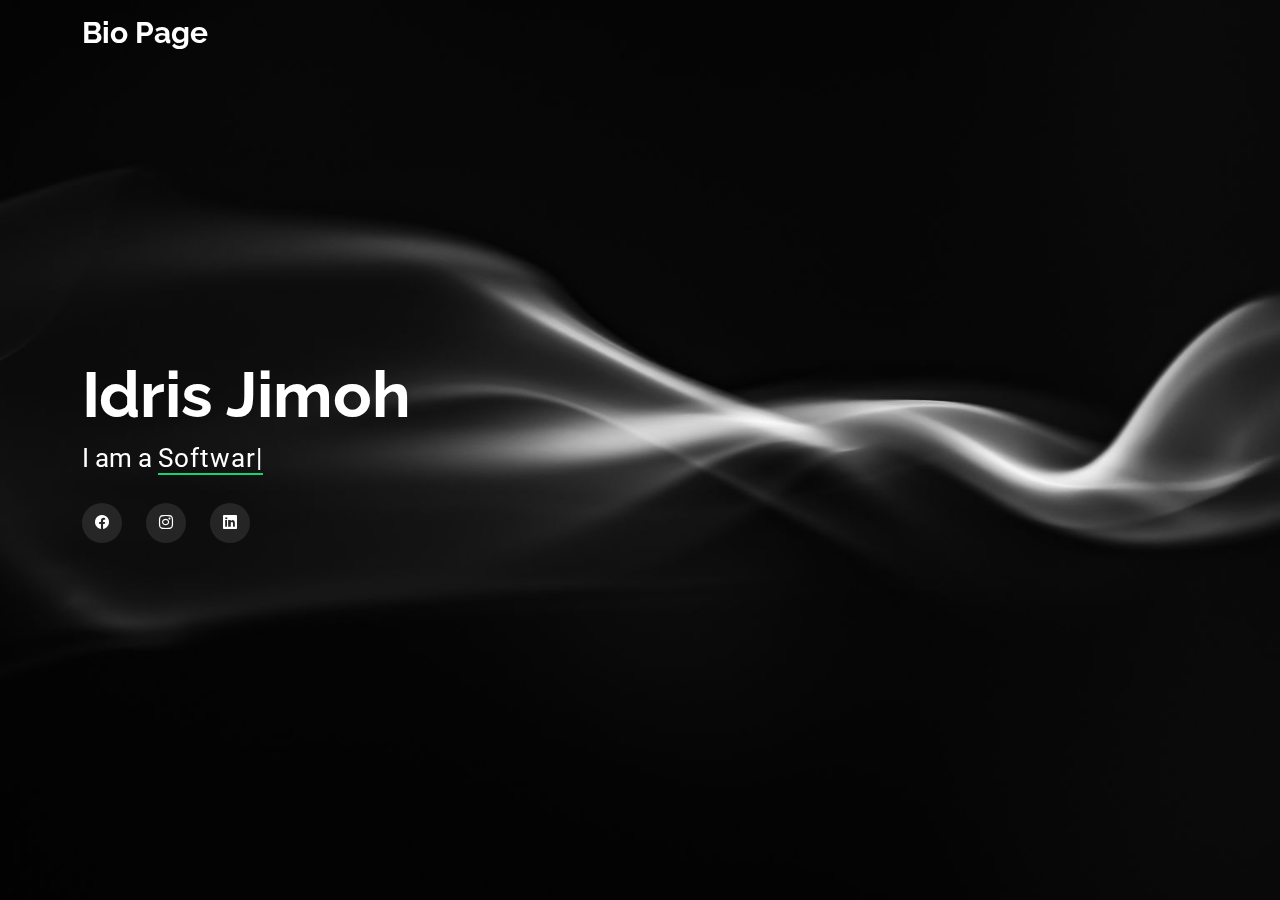
<file: index.html>
<!DOCTYPE html>
<html lang="en">

<head>
  <meta charset="utf-8">
  <meta content="width=device-width, initial-scale=1.0" name="viewport">
  <title>Idris Jimoh - Personal Bio Page</title>
  <meta name="description" content="">
  <meta name="keywords" content="">

  <!-- Favicons -->
  <link href="assets/img/faviicon.png" rel="icon">
  <link href="assets/img/apple-touch-icon.png" rel="apple-touch-icon">

  <!-- Fonts -->
  <link href="https://fonts.googleapis.com" rel="preconnect">
  <link href="https://fonts.gstatic.com" rel="preconnect" crossorigin>
  <link href="https://fonts.googleapis.com/css2?family=Roboto:ital,wght@0,100;0,300;0,400;0,500;0,700;0,900;1,100;1,300;1,400;1,500;1,700;1,900&family=Poppins:ital,wght@0,100;0,200;0,300;0,400;0,500;0,600;0,700;0,800;0,900;1,100;1,200;1,300;1,400;1,500;1,600;1,700;1,800;1,900&family=Raleway:ital,wght@0,100;0,200;0,300;0,400;0,500;0,600;0,700;0,800;0,900;1,100;1,200;1,300;1,400;1,500;1,600;1,700;1,800;1,900&display=swap" rel="stylesheet">

  <!-- Vendor CSS Files -->
  <link href="assets/vendor/bootstrap/css/bootstrap.min.css" rel="stylesheet">
  <link href="assets/vendor/bootstrap-icons/bootstrap-icons.css" rel="stylesheet">
  <link href="assets/vendor/aos/aos.css" rel="stylesheet">
  <link href="assets/vendor/swiper/swiper-bundle.min.css" rel="stylesheet">
  <link href="assets/vendor/glightbox/css/glightbox.min.css" rel="stylesheet">

  <!-- Main CSS File -->
  <link href="assets/css/main.css" rel="stylesheet">

  <!-- =======================================================
  * Template Name: Personal
  * Template URL: https://bootstrapmade.com/personal-free-resume-bootstrap-template/
  * Updated: Aug 07 2024 with Bootstrap v5.3.3
  * Author: BootstrapMade.com
  * License: https://bootstrapmade.com/license/
  ======================================================== -->
</head>

<body class="index-page">

  <header id="header" class="header d-flex align-items-center fixed-top">
    <div class="container-fluid container-xl position-relative d-flex align-items-center justify-content-between">

      <a href="index.html" class="logo d-flex align-items-center">
        <!-- Uncomment the line below if you also wish to use an image logo -->
        <!-- <img src="assets/img/logo.png" alt=""> -->
        <h1 class="sitename">Bio Page</h1>
      </a>

      <nav id="navmenu" class="navmenu">
        <i class="mobile-nav-toggle d-xl-none bi bi-list"></i>
      </nav>

    </div>
  </header>

  <main class="main">

    <!-- Hero Section -->
    <section id="hero" class="hero section dark-background">

      <img src="assets/img/hero-bg.jpg" alt="" data-aos="fade-in">

      <div class="container" data-aos="zoom-out" data-aos-delay="100">
        <h2>Idris Jimoh</h2>
        <p>I am a <span class="typed" data-typed-items="Founder, Developer, Freelancer, Software Engineer, Software Architect">Software Engineer</span><span class="typed-cursor typed-cursor--blink"></span></p>
        <div class="social-links">
          <a href="https://www.facebook.com/olanshile.j"><i class="bi bi-facebook"></i></a>
          <a href="https://www.instagram.com/id.jimo"><i class="bi bi-instagram"></i></a>
          <a href="https://www.linkedin.com/in/idris-j"><i class="bi bi-linkedin"></i></a>
        </div>
      </div>

    </section><!-- /Hero Section -->

  </main>

  <!-- Scroll Top -->
  <a href="#" id="scroll-top" class="scroll-top d-flex align-items-center justify-content-center"><i class="bi bi-arrow-up-short"></i></a>

  <!-- Preloader -->
  <div id="preloader"></div>

  <!-- Vendor JS Files -->
  <script src="assets/vendor/bootstrap/js/bootstrap.bundle.min.js"></script>
  <script src="assets/vendor/php-email-form/validate.js"></script>
  <script src="assets/vendor/aos/aos.js"></script>
  <script src="assets/vendor/typed.js/typed.umd.js"></script>
  <script src="assets/vendor/purecounter/purecounter_vanilla.js"></script>
  <script src="assets/vendor/waypoints/noframework.waypoints.js"></script>
  <script src="assets/vendor/swiper/swiper-bundle.min.js"></script>
  <script src="assets/vendor/glightbox/js/glightbox.min.js"></script>
  <script src="assets/vendor/imagesloaded/imagesloaded.pkgd.min.js"></script>
  <script src="assets/vendor/isotope-layout/isotope.pkgd.min.js"></script>

  <!-- Main JS File -->
  <script src="assets/js/main.js"></script>

</body>

</html>
</file>
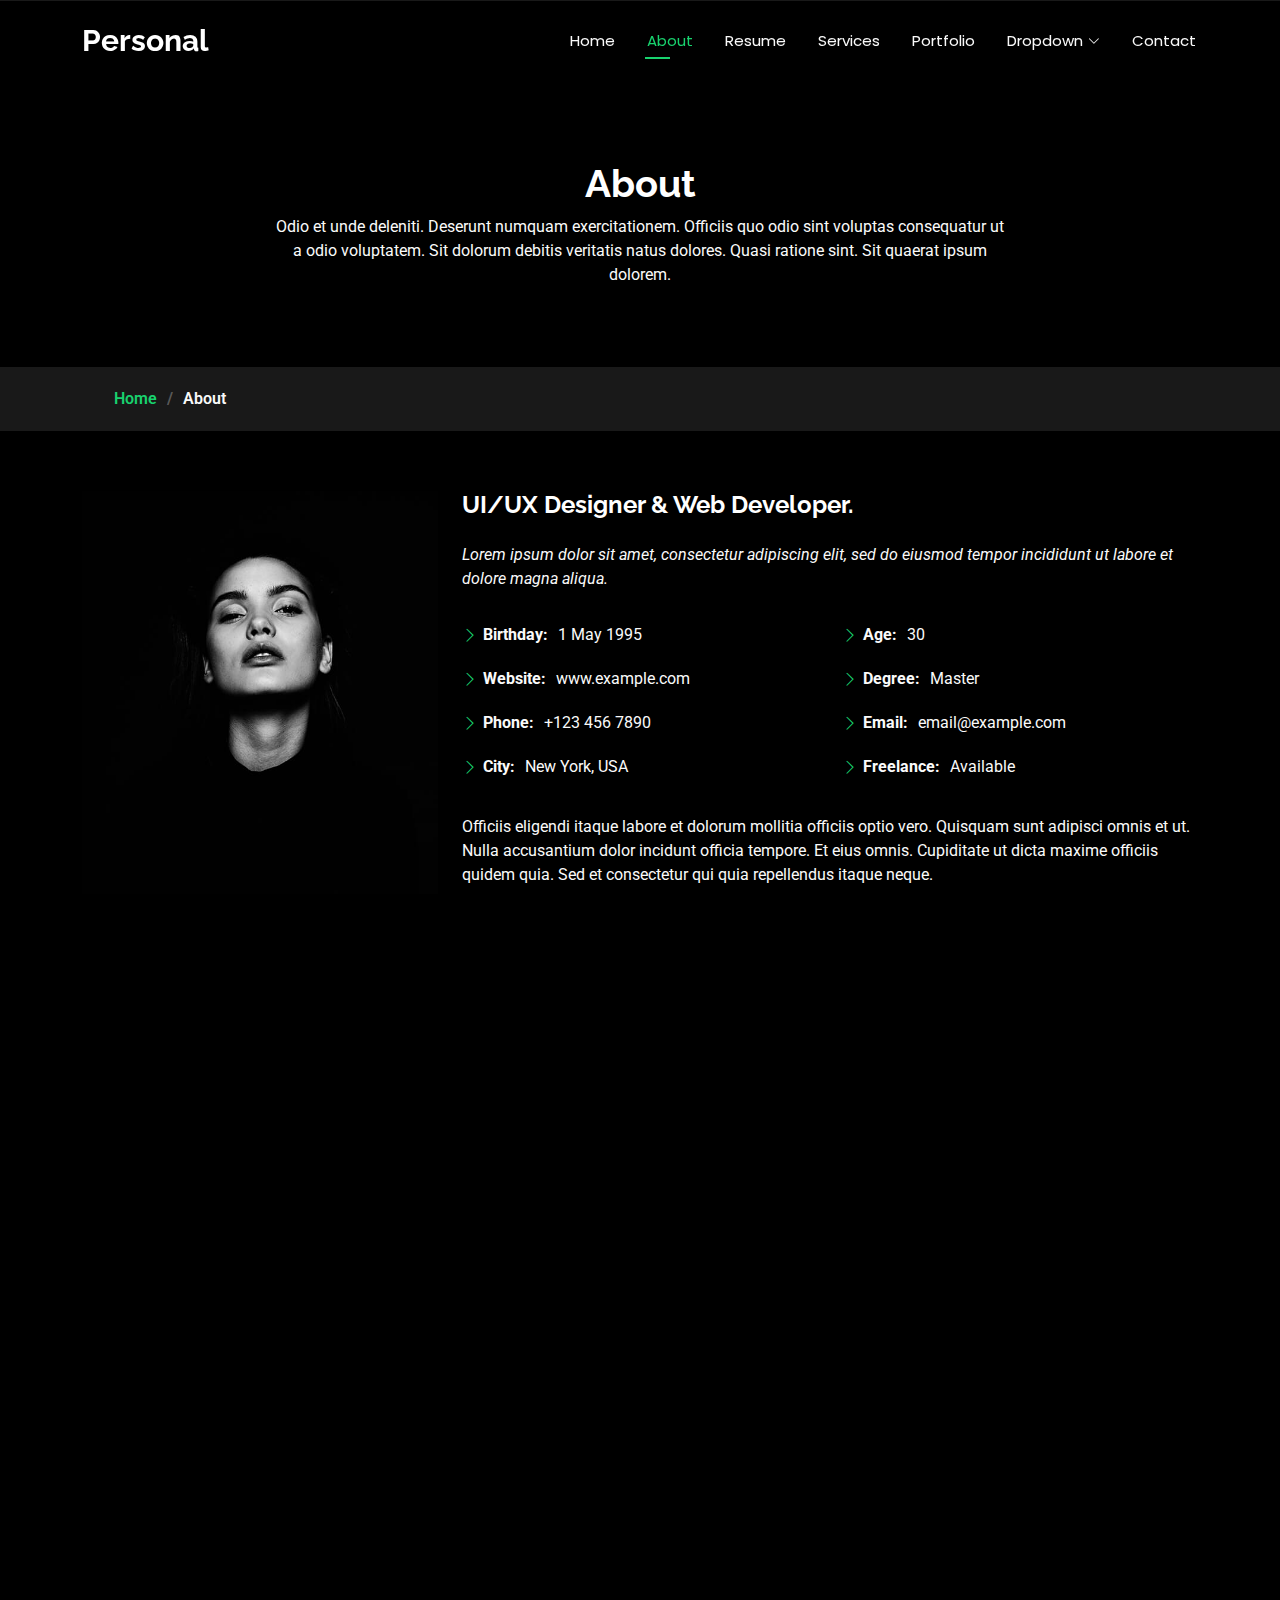
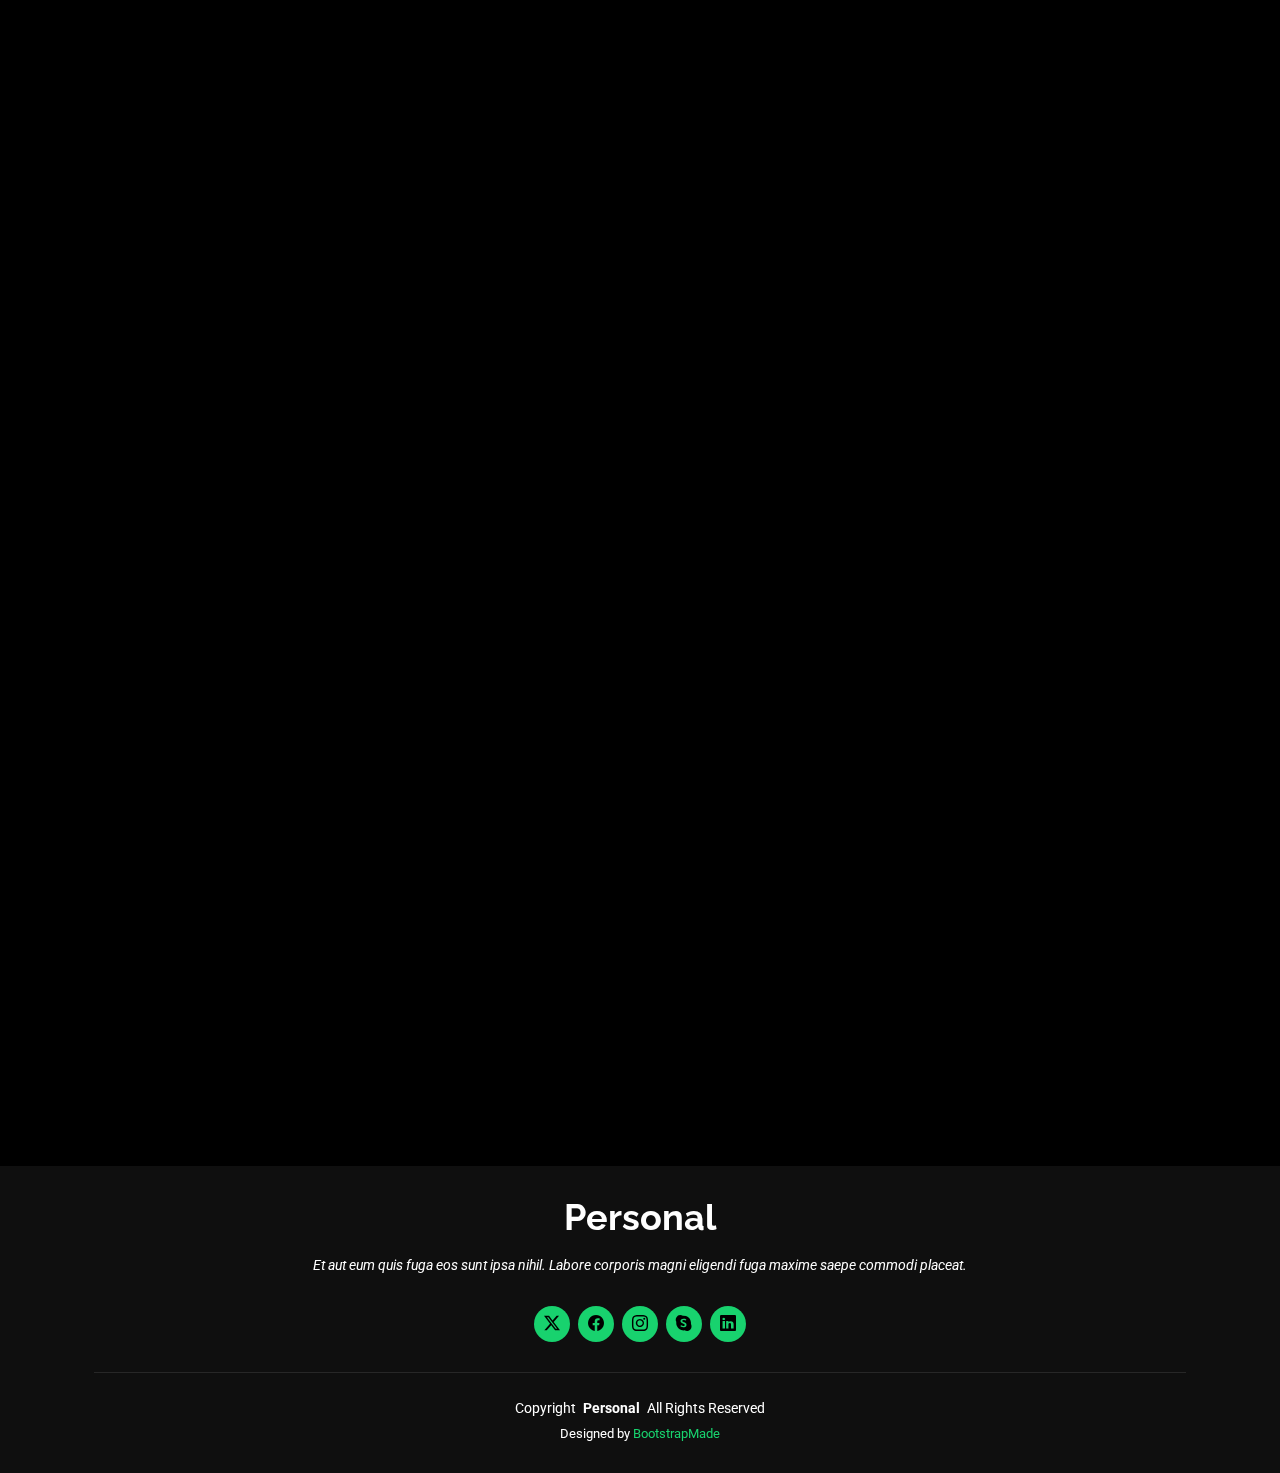
<file: about.html>
<!DOCTYPE html>
<html lang="en">

<head>
  <meta charset="utf-8">
  <meta content="width=device-width, initial-scale=1.0" name="viewport">
  <title>About - Personal Bootstrap Template</title>
  <meta name="description" content="">
  <meta name="keywords" content="">

  <!-- Favicons -->
  <link href="assets/img/favicon.png" rel="icon">
  <link href="assets/img/apple-touch-icon.png" rel="apple-touch-icon">

  <!-- Fonts -->
  <link href="https://fonts.googleapis.com" rel="preconnect">
  <link href="https://fonts.gstatic.com" rel="preconnect" crossorigin>
  <link href="https://fonts.googleapis.com/css2?family=Roboto:ital,wght@0,100;0,300;0,400;0,500;0,700;0,900;1,100;1,300;1,400;1,500;1,700;1,900&family=Poppins:ital,wght@0,100;0,200;0,300;0,400;0,500;0,600;0,700;0,800;0,900;1,100;1,200;1,300;1,400;1,500;1,600;1,700;1,800;1,900&family=Raleway:ital,wght@0,100;0,200;0,300;0,400;0,500;0,600;0,700;0,800;0,900;1,100;1,200;1,300;1,400;1,500;1,600;1,700;1,800;1,900&display=swap" rel="stylesheet">

  <!-- Vendor CSS Files -->
  <link href="assets/vendor/bootstrap/css/bootstrap.min.css" rel="stylesheet">
  <link href="assets/vendor/bootstrap-icons/bootstrap-icons.css" rel="stylesheet">
  <link href="assets/vendor/aos/aos.css" rel="stylesheet">
  <link href="assets/vendor/swiper/swiper-bundle.min.css" rel="stylesheet">
  <link href="assets/vendor/glightbox/css/glightbox.min.css" rel="stylesheet">

  <!-- Main CSS File -->
  <link href="assets/css/main.css" rel="stylesheet">

  <!-- =======================================================
  * Template Name: Personal
  * Template URL: https://bootstrapmade.com/personal-free-resume-bootstrap-template/
  * Updated: Aug 07 2024 with Bootstrap v5.3.3
  * Author: BootstrapMade.com
  * License: https://bootstrapmade.com/license/
  ======================================================== -->
</head>

<body class="about-page">

  <header id="header" class="header d-flex align-items-center fixed-top">
    <div class="container-fluid container-xl position-relative d-flex align-items-center justify-content-between">

      <a href="index.html" class="logo d-flex align-items-center">
        <!-- Uncomment the line below if you also wish to use an image logo -->
        <!-- <img src="assets/img/logo.png" alt=""> -->
        <h1 class="sitename">Personal</h1>
      </a>

      <nav id="navmenu" class="navmenu">
        <ul>
          <li><a href="index.html">Home</a></li>
          <li><a href="about.html" class="active">About</a></li>
          <li><a href="resume.html">Resume</a></li>
          <li><a href="services.html">Services</a></li>
          <li><a href="portfolio.html">Portfolio</a></li>
          <li class="dropdown"><a href="#"><span>Dropdown</span> <i class="bi bi-chevron-down toggle-dropdown"></i></a>
            <ul>
              <li><a href="#">Dropdown 1</a></li>
              <li class="dropdown"><a href="#"><span>Deep Dropdown</span> <i class="bi bi-chevron-down toggle-dropdown"></i></a>
                <ul>
                  <li><a href="#">Deep Dropdown 1</a></li>
                  <li><a href="#">Deep Dropdown 2</a></li>
                  <li><a href="#">Deep Dropdown 3</a></li>
                  <li><a href="#">Deep Dropdown 4</a></li>
                  <li><a href="#">Deep Dropdown 5</a></li>
                </ul>
              </li>
              <li><a href="#">Dropdown 2</a></li>
              <li><a href="#">Dropdown 3</a></li>
              <li><a href="#">Dropdown 4</a></li>
            </ul>
          </li>
          <li><a href="contact.html">Contact</a></li>
        </ul>
        <i class="mobile-nav-toggle d-xl-none bi bi-list"></i>
      </nav>

    </div>
  </header>

  <main class="main">

    <!-- Page Title -->
    <div class="page-title" data-aos="fade">
      <div class="heading">
        <div class="container">
          <div class="row d-flex justify-content-center text-center">
            <div class="col-lg-8">
              <h1>About</h1>
              <p class="mb-0">Odio et unde deleniti. Deserunt numquam exercitationem. Officiis quo odio sint voluptas consequatur ut a odio voluptatem. Sit dolorum debitis veritatis natus dolores. Quasi ratione sint. Sit quaerat ipsum dolorem.</p>
            </div>
          </div>
        </div>
      </div>
      <nav class="breadcrumbs">
        <div class="container">
          <ol>
            <li><a href="index.html">Home</a></li>
            <li class="current">About</li>
          </ol>
        </div>
      </nav>
    </div><!-- End Page Title -->

    <!-- About Section -->
    <section id="about" class="about section">

      <div class="container" data-aos="fade-up" data-aos-delay="100">

        <div class="row gy-4 justify-content-center">
          <div class="col-lg-4">
            <img src="assets/img/profile-img.jpg" class="img-fluid" alt="">
          </div>
          <div class="col-lg-8 content">
            <h2>UI/UX Designer &amp; Web Developer.</h2>
            <p class="fst-italic py-3">
              Lorem ipsum dolor sit amet, consectetur adipiscing elit, sed do eiusmod tempor incididunt ut labore et dolore
              magna aliqua.
            </p>
            <div class="row">
              <div class="col-lg-6">
                <ul>
                  <li><i class="bi bi-chevron-right"></i> <strong>Birthday:</strong> <span>1 May 1995</span></li>
                  <li><i class="bi bi-chevron-right"></i> <strong>Website:</strong> <span>www.example.com</span></li>
                  <li><i class="bi bi-chevron-right"></i> <strong>Phone:</strong> <span>+123 456 7890</span></li>
                  <li><i class="bi bi-chevron-right"></i> <strong>City:</strong> <span>New York, USA</span></li>
                </ul>
              </div>
              <div class="col-lg-6">
                <ul>
                  <li><i class="bi bi-chevron-right"></i> <strong>Age:</strong> <span>30</span></li>
                  <li><i class="bi bi-chevron-right"></i> <strong>Degree:</strong> <span>Master</span></li>
                  <li><i class="bi bi-chevron-right"></i> <strong>Email:</strong> <span>email@example.com</span></li>
                  <li><i class="bi bi-chevron-right"></i> <strong>Freelance:</strong> <span>Available</span></li>
                </ul>
              </div>
            </div>
            <p class="py-3">
              Officiis eligendi itaque labore et dolorum mollitia officiis optio vero. Quisquam sunt adipisci omnis et ut. Nulla accusantium dolor incidunt officia tempore. Et eius omnis.
              Cupiditate ut dicta maxime officiis quidem quia. Sed et consectetur qui quia repellendus itaque neque.
            </p>
          </div>
        </div>

      </div>

    </section><!-- /About Section -->

    <!-- Stats Section -->
    <section id="stats" class="stats section">

      <div class="container" data-aos="fade-up" data-aos-delay="100">

        <div class="row gy-4">

          <div class="col-lg-3 col-md-6 d-flex flex-column align-items-center">
            <i class="bi bi-emoji-smile"></i>
            <div class="stats-item">
              <span data-purecounter-start="0" data-purecounter-end="232" data-purecounter-duration="1" class="purecounter"></span>
              <p>Happy Clients</p>
            </div>
          </div><!-- End Stats Item -->

          <div class="col-lg-3 col-md-6 d-flex flex-column align-items-center">
            <i class="bi bi-journal-richtext"></i>
            <div class="stats-item">
              <span data-purecounter-start="0" data-purecounter-end="521" data-purecounter-duration="1" class="purecounter"></span>
              <p>Projects</p>
            </div>
          </div><!-- End Stats Item -->

          <div class="col-lg-3 col-md-6 d-flex flex-column align-items-center">
            <i class="bi bi-headset"></i>
            <div class="stats-item">
              <span data-purecounter-start="0" data-purecounter-end="1463" data-purecounter-duration="1" class="purecounter"></span>
              <p>Hours Of Support</p>
            </div>
          </div><!-- End Stats Item -->

          <div class="col-lg-3 col-md-6 d-flex flex-column align-items-center">
            <i class="bi bi-people"></i>
            <div class="stats-item">
              <span data-purecounter-start="0" data-purecounter-end="15" data-purecounter-duration="1" class="purecounter"></span>
              <p>Hard Workers</p>
            </div>
          </div><!-- End Stats Item -->

        </div>

      </div>

    </section><!-- /Stats Section -->

    <!-- Skills Section -->
    <section id="skills" class="skills section">

      <!-- Section Title -->
      <div class="container section-title" data-aos="fade-up">
        <h2>Skills</h2>
        <div><span>My</span> <span class="description-title">Skills</span></div>
      </div><!-- End Section Title -->

      <div class="container" data-aos="fade-up" data-aos-delay="100">

        <div class="row skills-content skills-animation">

          <div class="col-lg-6">

            <div class="progress">
              <span class="skill"><span>HTML</span> <i class="val">100%</i></span>
              <div class="progress-bar-wrap">
                <div class="progress-bar" role="progressbar" aria-valuenow="100" aria-valuemin="0" aria-valuemax="100"></div>
              </div>
            </div><!-- End Skills Item -->

            <div class="progress">
              <span class="skill"><span>CSS</span> <i class="val">90%</i></span>
              <div class="progress-bar-wrap">
                <div class="progress-bar" role="progressbar" aria-valuenow="90" aria-valuemin="0" aria-valuemax="100"></div>
              </div>
            </div><!-- End Skills Item -->

            <div class="progress">
              <span class="skill"><span>JavaScript</span> <i class="val">75%</i></span>
              <div class="progress-bar-wrap">
                <div class="progress-bar" role="progressbar" aria-valuenow="75" aria-valuemin="0" aria-valuemax="100"></div>
              </div>
            </div><!-- End Skills Item -->

          </div>

          <div class="col-lg-6">

            <div class="progress">
              <span class="skill"><span>PHP</span> <i class="val">80%</i></span>
              <div class="progress-bar-wrap">
                <div class="progress-bar" role="progressbar" aria-valuenow="80" aria-valuemin="0" aria-valuemax="100"></div>
              </div>
            </div><!-- End Skills Item -->

            <div class="progress">
              <span class="skill"><span>WordPress/CMS</span> <i class="val">90%</i></span>
              <div class="progress-bar-wrap">
                <div class="progress-bar" role="progressbar" aria-valuenow="90" aria-valuemin="0" aria-valuemax="100"></div>
              </div>
            </div><!-- End Skills Item -->

            <div class="progress">
              <span class="skill"><span>Photoshop</span> <i class="val">55%</i></span>
              <div class="progress-bar-wrap">
                <div class="progress-bar" role="progressbar" aria-valuenow="55" aria-valuemin="0" aria-valuemax="100"></div>
              </div>
            </div><!-- End Skills Item -->

          </div>

        </div>

      </div>

    </section><!-- /Skills Section -->

    <!-- Interests Section -->
    <section id="interests" class="interests section">

      <!-- Section Title -->
      <div class="container section-title" data-aos="fade-up">
        <h2>Features</h2>
        <div><span>I'm</span> <span class="description-title">interested in</span></div>
      </div><!-- End Section Title -->

      <div class="container">

        <div class="row gy-4">

          <div class="col-lg-3 col-md-4" data-aos="fade-up" data-aos-delay="100">
            <div class="features-item">
              <i class="bi bi-eye" style="color: #ffbb2c;"></i>
              <h3><a href="" class="stretched-link">Lorem Ipsum</a></h3>
            </div>
          </div><!-- End Feature Item -->

          <div class="col-lg-3 col-md-4" data-aos="fade-up" data-aos-delay="200">
            <div class="features-item">
              <i class="bi bi-infinity" style="color: #5578ff;"></i>
              <h3><a href="" class="stretched-link">Dolor Sitema</a></h3>
            </div>
          </div><!-- End Feature Item -->

          <div class="col-lg-3 col-md-4" data-aos="fade-up" data-aos-delay="300">
            <div class="features-item">
              <i class="bi bi-mortarboard" style="color: #e80368;"></i>
              <h3><a href="" class="stretched-link">Sed perspiciatis</a></h3>
            </div>
          </div><!-- End Feature Item -->

          <div class="col-lg-3 col-md-4" data-aos="fade-up" data-aos-delay="400">
            <div class="features-item">
              <i class="bi bi-nut" style="color: #e361ff;"></i>
              <h3><a href="" class="stretched-link">Magni Dolores</a></h3>
            </div>
          </div><!-- End Feature Item -->

          <div class="col-lg-3 col-md-4" data-aos="fade-up" data-aos-delay="500">
            <div class="features-item">
              <i class="bi bi-shuffle" style="color: #47aeff;"></i>
              <h3><a href="" class="stretched-link">Nemo Enim</a></h3>
            </div>
          </div><!-- End Feature Item -->

          <div class="col-lg-3 col-md-4" data-aos="fade-up" data-aos-delay="600">
            <div class="features-item">
              <i class="bi bi-star" style="color: #ffa76e;"></i>
              <h3><a href="" class="stretched-link">Eiusmod Tempor</a></h3>
            </div>
          </div><!-- End Feature Item -->

          <div class="col-lg-3 col-md-4" data-aos="fade-up" data-aos-delay="700">
            <div class="features-item">
              <i class="bi bi-x-diamond" style="color: #11dbcf;"></i>
              <h3><a href="" class="stretched-link">Midela Teren</a></h3>
            </div>
          </div><!-- End Feature Item -->

          <div class="col-lg-3 col-md-4" data-aos="fade-up" data-aos-delay="800">
            <div class="features-item">
              <i class="bi bi-camera-video" style="color: #4233ff;"></i>
              <h3><a href="" class="stretched-link">Pira Neve</a></h3>
            </div>
          </div><!-- End Feature Item -->

          <div class="col-lg-3 col-md-4" data-aos="fade-up" data-aos-delay="900">
            <div class="features-item">
              <i class="bi bi-command" style="color: #b2904f;"></i>
              <h3><a href="" class="stretched-link">Dirada Pack</a></h3>
            </div>
          </div><!-- End Feature Item -->

          <div class="col-lg-3 col-md-4" data-aos="fade-up" data-aos-delay="1000">
            <div class="features-item">
              <i class="bi bi-dribbble" style="color: #b20969;"></i>
              <h3><a href="" class="stretched-link">Moton Ideal</a></h3>
            </div>
          </div><!-- End Feature Item -->

          <div class="col-lg-3 col-md-4" data-aos="fade-up" data-aos-delay="1100">
            <div class="features-item">
              <i class="bi bi-activity" style="color: #ff5828;"></i>
              <h3><a href="" class="stretched-link">Verdo Park</a></h3>
            </div>
          </div><!-- End Feature Item -->

          <div class="col-lg-3 col-md-4" data-aos="fade-up" data-aos-delay="1200">
            <div class="features-item">
              <i class="bi bi-brightness-high" style="color: #29cc61;"></i>
              <h3><a href="" class="stretched-link">Flavor Nivelanda</a></h3>
            </div>
          </div><!-- End Feature Item -->

        </div>

      </div>

    </section><!-- /Interests Section -->

    <!-- Testimonials Section -->
    <section id="testimonials" class="testimonials section">

      <!-- Section Title -->
      <div class="container section-title" data-aos="fade-up">
        <h2>Testimonials</h2>
        <div><span>Check my</span> <span class="description-title">Testimonials</span></div>
      </div><!-- End Section Title -->

      <div class="container" data-aos="fade-up" data-aos-delay="100">

        <div class="swiper init-swiper" data-speed="600" data-delay="5000" data-breakpoints="{ &quot;320&quot;: { &quot;slidesPerView&quot;: 1, &quot;spaceBetween&quot;: 40 }, &quot;1200&quot;: { &quot;slidesPerView&quot;: 3, &quot;spaceBetween&quot;: 40 } }">
          <script type="application/json" class="swiper-config">
            {
              "loop": true,
              "speed": 600,
              "autoplay": {
                "delay": 5000
              },
              "slidesPerView": "auto",
              "pagination": {
                "el": ".swiper-pagination",
                "type": "bullets",
                "clickable": true
              },
              "breakpoints": {
                "320": {
                  "slidesPerView": 1,
                  "spaceBetween": 40
                },
                "1200": {
                  "slidesPerView": 3,
                  "spaceBetween": 20
                }
              }
            }
          </script>
          <div class="swiper-wrapper">

            <div class="swiper-slide">
              <div class="testimonial-item" "="">
            <p>
              <i class=" bi bi-quote quote-icon-left"></i>
                <span>Proin iaculis purus consequat sem cure digni ssim donec porttitora entum suscipit rhoncus. Accusantium quam, ultricies eget id, aliquam eget nibh et. Maecen aliquam, risus at semper.</span>
                <i class="bi bi-quote quote-icon-right"></i>
                </p>
                <img src="assets/img/testimonials/testimonials-1.jpg" class="testimonial-img" alt="">
                <h3>Saul Goodman</h3>
                <h4>Ceo &amp; Founder</h4>
              </div>
            </div><!-- End testimonial item -->

            <div class="swiper-slide">
              <div class="testimonial-item">
                <p>
                  <i class="bi bi-quote quote-icon-left"></i>
                  <span>Export tempor illum tamen malis malis eram quae irure esse labore quem cillum quid malis quorum velit fore eram velit sunt aliqua noster fugiat irure amet legam anim culpa.</span>
                  <i class="bi bi-quote quote-icon-right"></i>
                </p>
                <img src="assets/img/testimonials/testimonials-2.jpg" class="testimonial-img" alt="">
                <h3>Sara Wilsson</h3>
                <h4>Designer</h4>
              </div>
            </div><!-- End testimonial item -->

            <div class="swiper-slide">
              <div class="testimonial-item">
                <p>
                  <i class="bi bi-quote quote-icon-left"></i>
                  <span>Enim nisi quem export duis labore cillum quae magna enim sint quorum nulla quem veniam duis minim tempor labore quem eram duis noster aute amet eram fore quis sint minim.</span>
                  <i class="bi bi-quote quote-icon-right"></i>
                </p>
                <img src="assets/img/testimonials/testimonials-3.jpg" class="testimonial-img" alt="">
                <h3>Jena Karlis</h3>
                <h4>Store Owner</h4>
              </div>
            </div><!-- End testimonial item -->

            <div class="swiper-slide">
              <div class="testimonial-item">
                <p>
                  <i class="bi bi-quote quote-icon-left"></i>
                  <span>Fugiat enim eram quae cillum dolore dolor amet nulla culpa multos export minim fugiat dolor enim duis veniam ipsum anim magna sunt elit fore quem dolore labore illum veniam.</span>
                  <i class="bi bi-quote quote-icon-right"></i>
                </p>
                <img src="assets/img/testimonials/testimonials-4.jpg" class="testimonial-img" alt="">
                <h3>Matt Brandon</h3>
                <h4>Freelancer</h4>
              </div>
            </div><!-- End testimonial item -->

            <div class="swiper-slide">
              <div class="testimonial-item">
                <p>
                  <i class="bi bi-quote quote-icon-left"></i>
                  <span>Quis quorum aliqua sint quem legam fore sunt eram irure aliqua veniam tempor noster veniam sunt culpa nulla illum cillum fugiat legam esse veniam culpa fore nisi cillum quid.</span>
                  <i class="bi bi-quote quote-icon-right"></i>
                </p>
                <img src="assets/img/testimonials/testimonials-5.jpg" class="testimonial-img" alt="">
                <h3>John Larson</h3>
                <h4>Entrepreneur</h4>
              </div>
            </div><!-- End testimonial item -->

          </div>
          <div class="swiper-pagination"></div>
        </div>

      </div>

    </section><!-- /Testimonials Section -->

  </main>

  <footer id="footer" class="footer dark-background">
    <div class="container">
      <h3 class="sitename">Personal</h3>
      <p>Et aut eum quis fuga eos sunt ipsa nihil. Labore corporis magni eligendi fuga maxime saepe commodi placeat.</p>
      <div class="social-links d-flex justify-content-center">
        <a href=""><i class="bi bi-twitter-x"></i></a>
        <a href=""><i class="bi bi-facebook"></i></a>
        <a href=""><i class="bi bi-instagram"></i></a>
        <a href=""><i class="bi bi-skype"></i></a>
        <a href=""><i class="bi bi-linkedin"></i></a>
      </div>
      <div class="container">
        <div class="copyright">
          <span>Copyright</span> <strong class="px-1 sitename">Personal</strong> <span>All Rights Reserved</span>
        </div>
        <div class="credits">
          <!-- All the links in the footer should remain intact. -->
          <!-- You can delete the links only if you've purchased the pro version. -->
          <!-- Licensing information: https://bootstrapmade.com/license/ -->
          <!-- Purchase the pro version with working PHP/AJAX contact form: [buy-url] -->
          Designed by <a href="https://bootstrapmade.com/">BootstrapMade</a>
        </div>
      </div>
    </div>
  </footer>

  <!-- Scroll Top -->
  <a href="#" id="scroll-top" class="scroll-top d-flex align-items-center justify-content-center"><i class="bi bi-arrow-up-short"></i></a>

  <!-- Preloader -->
  <div id="preloader"></div>

  <!-- Vendor JS Files -->
  <script src="assets/vendor/bootstrap/js/bootstrap.bundle.min.js"></script>
  <script src="assets/vendor/php-email-form/validate.js"></script>
  <script src="assets/vendor/aos/aos.js"></script>
  <script src="assets/vendor/typed.js/typed.umd.js"></script>
  <script src="assets/vendor/purecounter/purecounter_vanilla.js"></script>
  <script src="assets/vendor/waypoints/noframework.waypoints.js"></script>
  <script src="assets/vendor/swiper/swiper-bundle.min.js"></script>
  <script src="assets/vendor/glightbox/js/glightbox.min.js"></script>
  <script src="assets/vendor/imagesloaded/imagesloaded.pkgd.min.js"></script>
  <script src="assets/vendor/isotope-layout/isotope.pkgd.min.js"></script>

  <!-- Main JS File -->
  <script src="assets/js/main.js"></script>

</body>

</html>
</file>
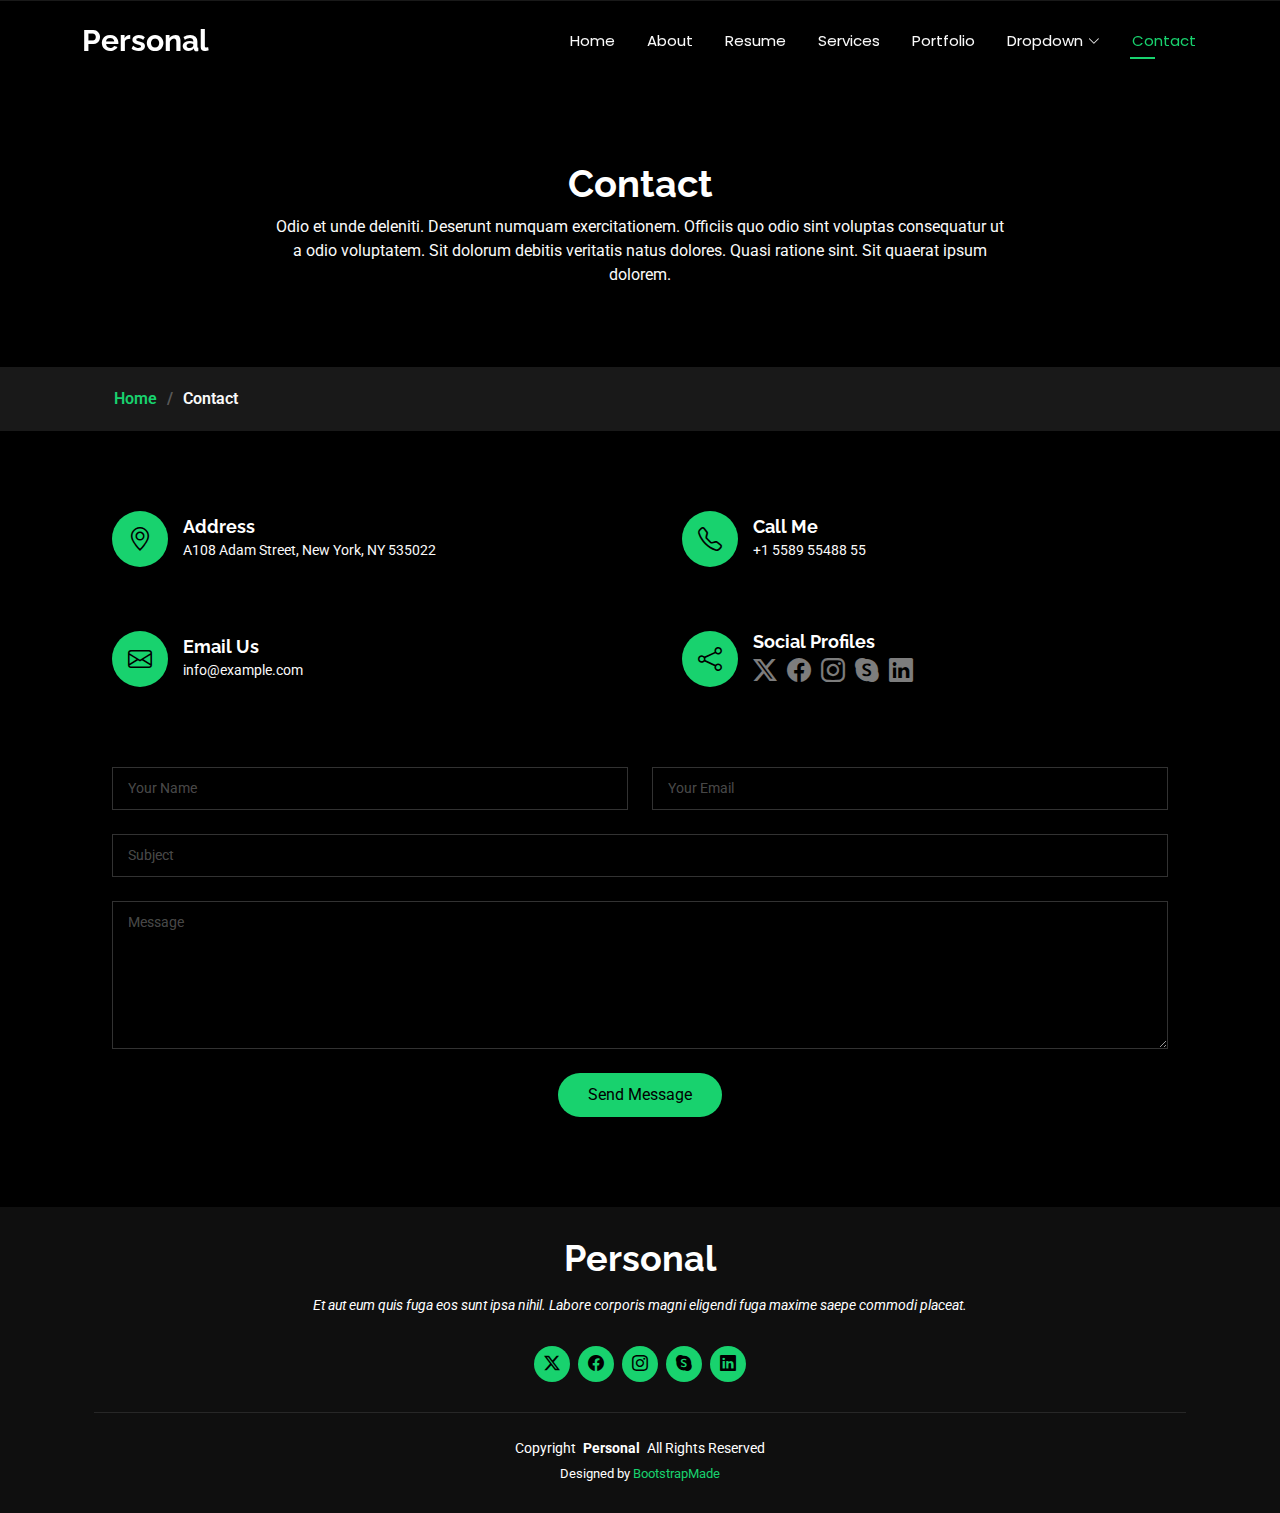
<file: contact.html>
<!DOCTYPE html>
<html lang="en">

<head>
  <meta charset="utf-8">
  <meta content="width=device-width, initial-scale=1.0" name="viewport">
  <title>Contact - Personal Bootstrap Template</title>
  <meta name="description" content="">
  <meta name="keywords" content="">

  <!-- Favicons -->
  <link href="assets/img/favicon.png" rel="icon">
  <link href="assets/img/apple-touch-icon.png" rel="apple-touch-icon">

  <!-- Fonts -->
  <link href="https://fonts.googleapis.com" rel="preconnect">
  <link href="https://fonts.gstatic.com" rel="preconnect" crossorigin>
  <link href="https://fonts.googleapis.com/css2?family=Roboto:ital,wght@0,100;0,300;0,400;0,500;0,700;0,900;1,100;1,300;1,400;1,500;1,700;1,900&family=Poppins:ital,wght@0,100;0,200;0,300;0,400;0,500;0,600;0,700;0,800;0,900;1,100;1,200;1,300;1,400;1,500;1,600;1,700;1,800;1,900&family=Raleway:ital,wght@0,100;0,200;0,300;0,400;0,500;0,600;0,700;0,800;0,900;1,100;1,200;1,300;1,400;1,500;1,600;1,700;1,800;1,900&display=swap" rel="stylesheet">

  <!-- Vendor CSS Files -->
  <link href="assets/vendor/bootstrap/css/bootstrap.min.css" rel="stylesheet">
  <link href="assets/vendor/bootstrap-icons/bootstrap-icons.css" rel="stylesheet">
  <link href="assets/vendor/aos/aos.css" rel="stylesheet">
  <link href="assets/vendor/swiper/swiper-bundle.min.css" rel="stylesheet">
  <link href="assets/vendor/glightbox/css/glightbox.min.css" rel="stylesheet">

  <!-- Main CSS File -->
  <link href="assets/css/main.css" rel="stylesheet">

  <!-- =======================================================
  * Template Name: Personal
  * Template URL: https://bootstrapmade.com/personal-free-resume-bootstrap-template/
  * Updated: Aug 07 2024 with Bootstrap v5.3.3
  * Author: BootstrapMade.com
  * License: https://bootstrapmade.com/license/
  ======================================================== -->
</head>

<body class="contact-page">

  <header id="header" class="header d-flex align-items-center fixed-top">
    <div class="container-fluid container-xl position-relative d-flex align-items-center justify-content-between">

      <a href="index.html" class="logo d-flex align-items-center">
        <!-- Uncomment the line below if you also wish to use an image logo -->
        <!-- <img src="assets/img/logo.png" alt=""> -->
        <h1 class="sitename">Personal</h1>
      </a>

      <nav id="navmenu" class="navmenu">
        <ul>
          <li><a href="index.html">Home</a></li>
          <li><a href="about.html">About</a></li>
          <li><a href="resume.html">Resume</a></li>
          <li><a href="services.html">Services</a></li>
          <li><a href="portfolio.html">Portfolio</a></li>
          <li class="dropdown"><a href="#"><span>Dropdown</span> <i class="bi bi-chevron-down toggle-dropdown"></i></a>
            <ul>
              <li><a href="#">Dropdown 1</a></li>
              <li class="dropdown"><a href="#"><span>Deep Dropdown</span> <i class="bi bi-chevron-down toggle-dropdown"></i></a>
                <ul>
                  <li><a href="#">Deep Dropdown 1</a></li>
                  <li><a href="#">Deep Dropdown 2</a></li>
                  <li><a href="#">Deep Dropdown 3</a></li>
                  <li><a href="#">Deep Dropdown 4</a></li>
                  <li><a href="#">Deep Dropdown 5</a></li>
                </ul>
              </li>
              <li><a href="#">Dropdown 2</a></li>
              <li><a href="#">Dropdown 3</a></li>
              <li><a href="#">Dropdown 4</a></li>
            </ul>
          </li>
          <li><a href="contact.html" class="active">Contact</a></li>
        </ul>
        <i class="mobile-nav-toggle d-xl-none bi bi-list"></i>
      </nav>

    </div>
  </header>

  <main class="main">

    <!-- Page Title -->
    <div class="page-title" data-aos="fade">
      <div class="heading">
        <div class="container">
          <div class="row d-flex justify-content-center text-center">
            <div class="col-lg-8">
              <h1>Contact</h1>
              <p class="mb-0">Odio et unde deleniti. Deserunt numquam exercitationem. Officiis quo odio sint voluptas consequatur ut a odio voluptatem. Sit dolorum debitis veritatis natus dolores. Quasi ratione sint. Sit quaerat ipsum dolorem.</p>
            </div>
          </div>
        </div>
      </div>
      <nav class="breadcrumbs">
        <div class="container">
          <ol>
            <li><a href="index.html">Home</a></li>
            <li class="current">Contact</li>
          </ol>
        </div>
      </nav>
    </div><!-- End Page Title -->

    <!-- Contact Section -->
    <section id="contact" class="contact section">

      <div class="container" data-aos="fade-up" data-aos-delay="100">

        <div class="row gy-4">

          <div class="col-md-6">
            <div class="info-item d-flex align-items-center" data-aos="fade-up" data-aos-delay="200">
              <i class="icon bi bi-geo-alt flex-shrink-0"></i>
              <div>
                <h3>Address</h3>
                <p>A108 Adam Street, New York, NY 535022</p>
              </div>
            </div>
          </div><!-- End Info Item -->

          <div class="col-md-6">
            <div class="info-item d-flex align-items-center" data-aos="fade-up" data-aos-delay="300">
              <i class="icon bi bi-telephone flex-shrink-0"></i>
              <div>
                <h3>Call Me</h3>
                <p>+1 5589 55488 55</p>
              </div>
            </div>
          </div><!-- End Info Item -->

          <div class="col-md-6">
            <div class="info-item d-flex align-items-center" data-aos="fade-up" data-aos-delay="400">
              <i class="icon bi bi-envelope flex-shrink-0"></i>
              <div>
                <h3>Email Us</h3>
                <p>info@example.com</p>
              </div>
            </div>
          </div><!-- End Info Item -->

          <div class="col-md-6">
            <div class="info-item d-flex align-items-center" data-aos="fade-up" data-aos-delay="500">
              <i class="icon bi bi-share flex-shrink-0"></i>
              <div>
                <h3>Social Profiles</h3>
                <div class="social-links">
                  <a href="#"><i class="bi bi-twitter-x"></i></a>
                  <a href="#"><i class="bi bi-facebook"></i></a>
                  <a href="#"><i class="bi bi-instagram"></i></a>
                  <a href="#"><i class="bi bi-skype"></i></a>
                  <a href="#"><i class="bi bi-linkedin"></i></a>
                </div>
              </div>
            </div>
          </div><!-- End Info Item -->

        </div>

        <form action="forms/contact.php" method="post" class="php-email-form" data-aos="fade-up" data-aos-delay="600">
          <div class="row gy-4">

            <div class="col-md-6">
              <input type="text" name="name" class="form-control" placeholder="Your Name" required="">
            </div>

            <div class="col-md-6 ">
              <input type="email" class="form-control" name="email" placeholder="Your Email" required="">
            </div>

            <div class="col-md-12">
              <input type="text" class="form-control" name="subject" placeholder="Subject" required="">
            </div>

            <div class="col-md-12">
              <textarea class="form-control" name="message" rows="6" placeholder="Message" required=""></textarea>
            </div>

            <div class="col-md-12 text-center">
              <div class="loading">Loading</div>
              <div class="error-message"></div>
              <div class="sent-message">Your message has been sent. Thank you!</div>

              <button type="submit">Send Message</button>
            </div>

          </div>
        </form><!-- End Contact Form -->

      </div>

    </section><!-- /Contact Section -->

  </main>

  <footer id="footer" class="footer dark-background">
    <div class="container">
      <h3 class="sitename">Personal</h3>
      <p>Et aut eum quis fuga eos sunt ipsa nihil. Labore corporis magni eligendi fuga maxime saepe commodi placeat.</p>
      <div class="social-links d-flex justify-content-center">
        <a href=""><i class="bi bi-twitter-x"></i></a>
        <a href=""><i class="bi bi-facebook"></i></a>
        <a href=""><i class="bi bi-instagram"></i></a>
        <a href=""><i class="bi bi-skype"></i></a>
        <a href=""><i class="bi bi-linkedin"></i></a>
      </div>
      <div class="container">
        <div class="copyright">
          <span>Copyright</span> <strong class="px-1 sitename">Personal</strong> <span>All Rights Reserved</span>
        </div>
        <div class="credits">
          <!-- All the links in the footer should remain intact. -->
          <!-- You can delete the links only if you've purchased the pro version. -->
          <!-- Licensing information: https://bootstrapmade.com/license/ -->
          <!-- Purchase the pro version with working PHP/AJAX contact form: [buy-url] -->
          Designed by <a href="https://bootstrapmade.com/">BootstrapMade</a>
        </div>
      </div>
    </div>
  </footer>

  <!-- Scroll Top -->
  <a href="#" id="scroll-top" class="scroll-top d-flex align-items-center justify-content-center"><i class="bi bi-arrow-up-short"></i></a>

  <!-- Preloader -->
  <div id="preloader"></div>

  <!-- Vendor JS Files -->
  <script src="assets/vendor/bootstrap/js/bootstrap.bundle.min.js"></script>
  <script src="assets/vendor/php-email-form/validate.js"></script>
  <script src="assets/vendor/aos/aos.js"></script>
  <script src="assets/vendor/typed.js/typed.umd.js"></script>
  <script src="assets/vendor/purecounter/purecounter_vanilla.js"></script>
  <script src="assets/vendor/waypoints/noframework.waypoints.js"></script>
  <script src="assets/vendor/swiper/swiper-bundle.min.js"></script>
  <script src="assets/vendor/glightbox/js/glightbox.min.js"></script>
  <script src="assets/vendor/imagesloaded/imagesloaded.pkgd.min.js"></script>
  <script src="assets/vendor/isotope-layout/isotope.pkgd.min.js"></script>

  <!-- Main JS File -->
  <script src="assets/js/main.js"></script>

</body>

</html>
</file>
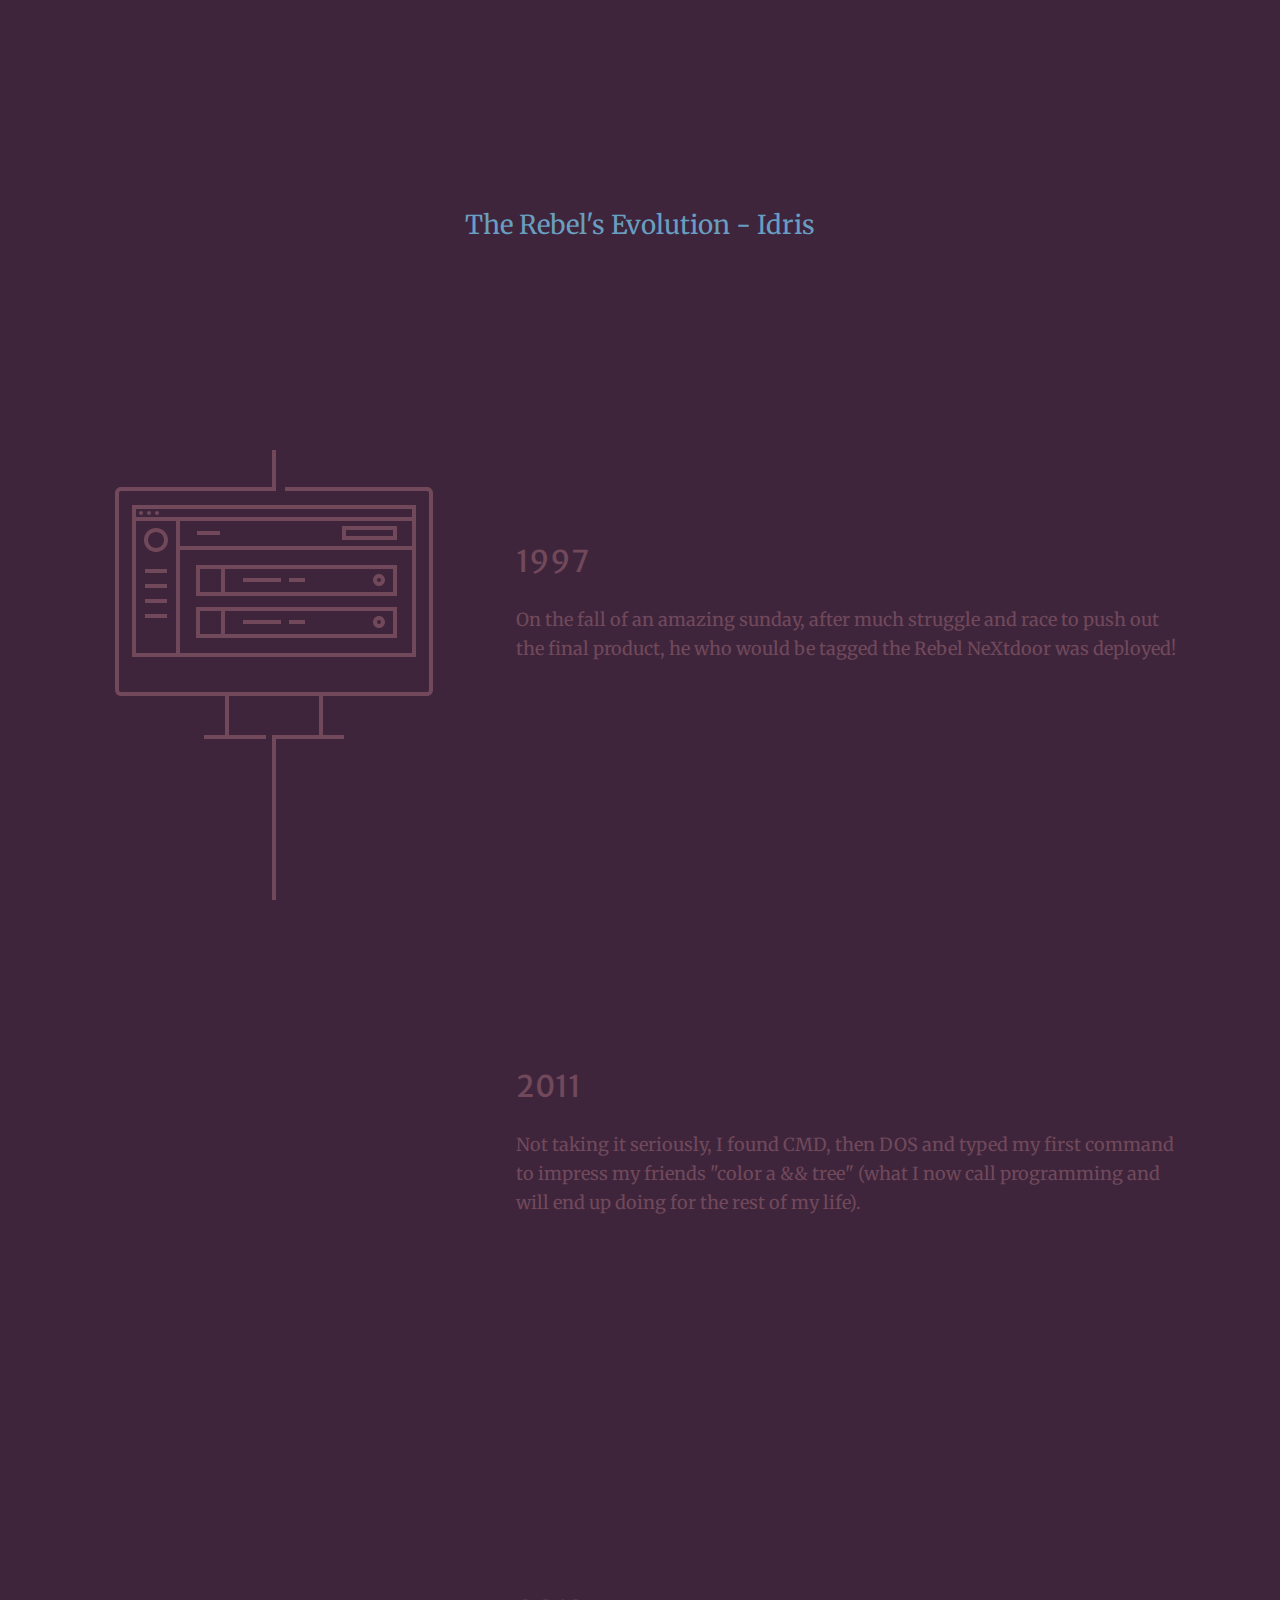
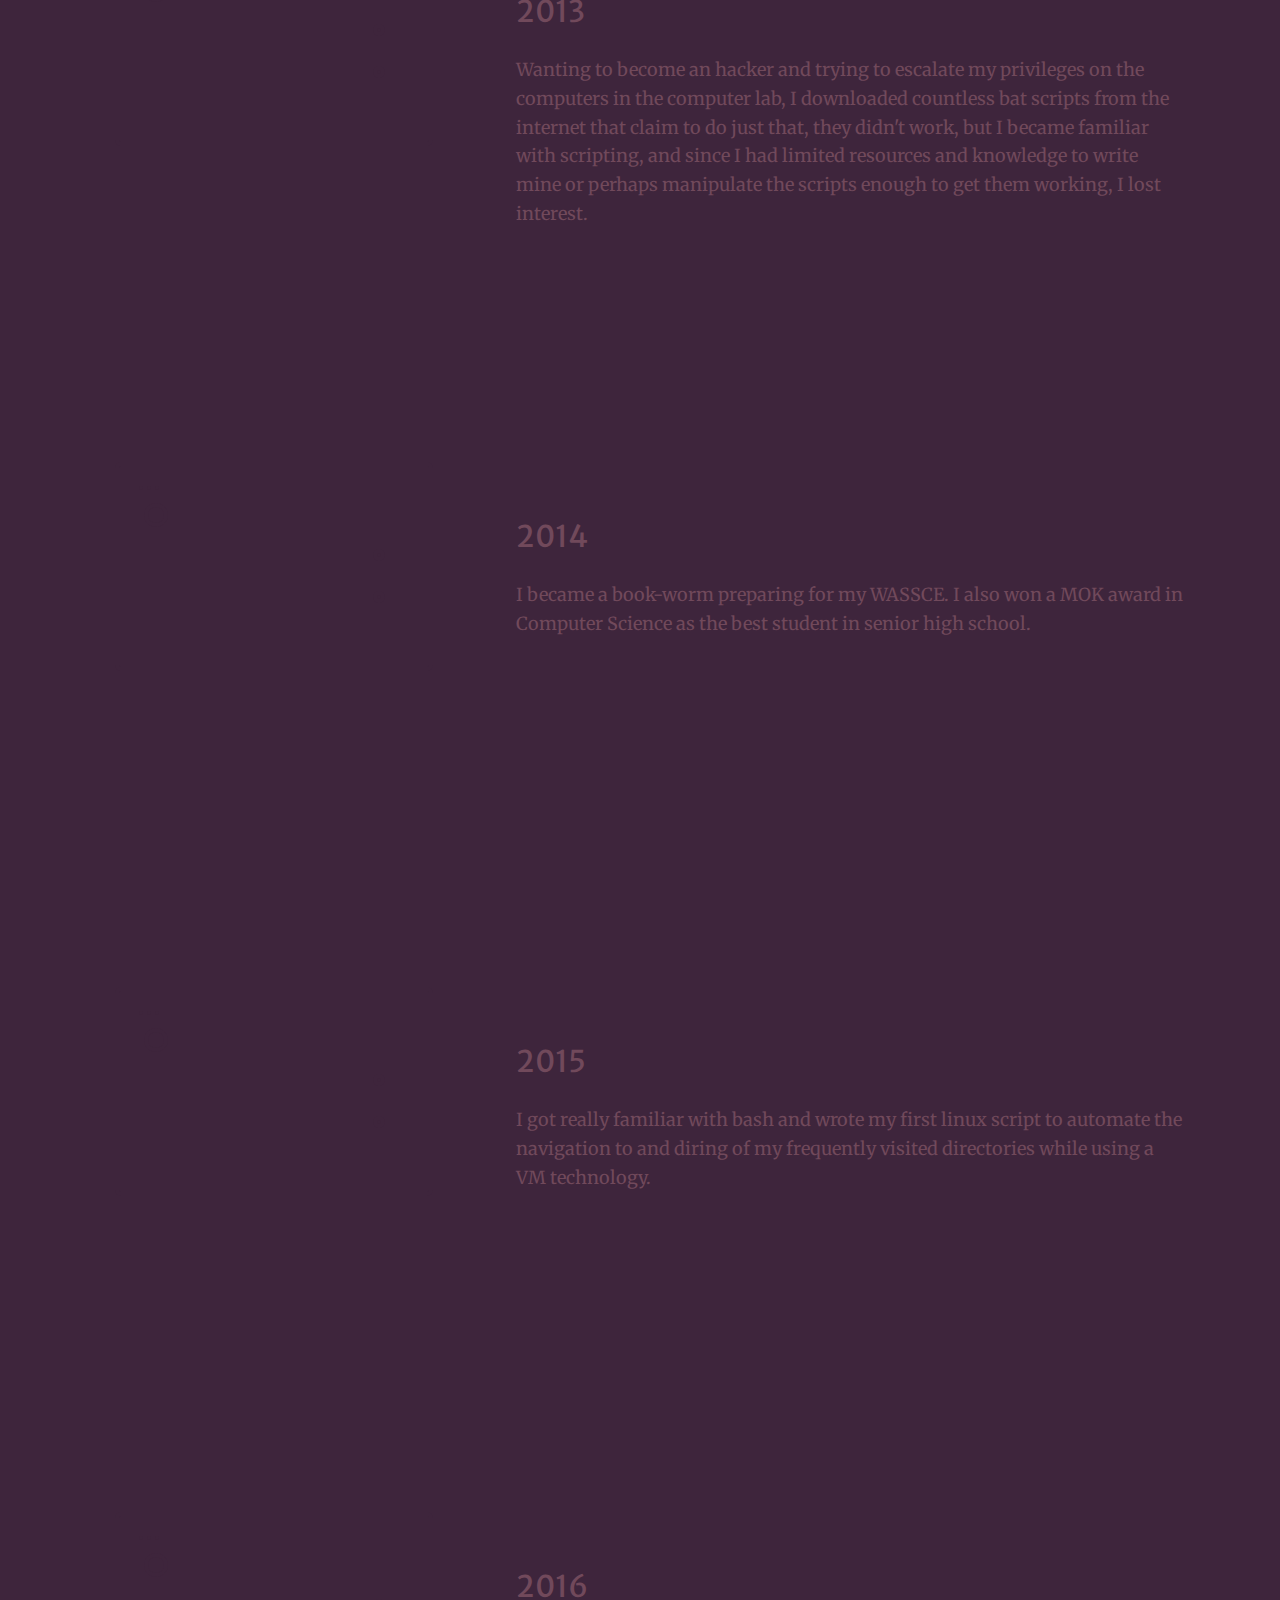
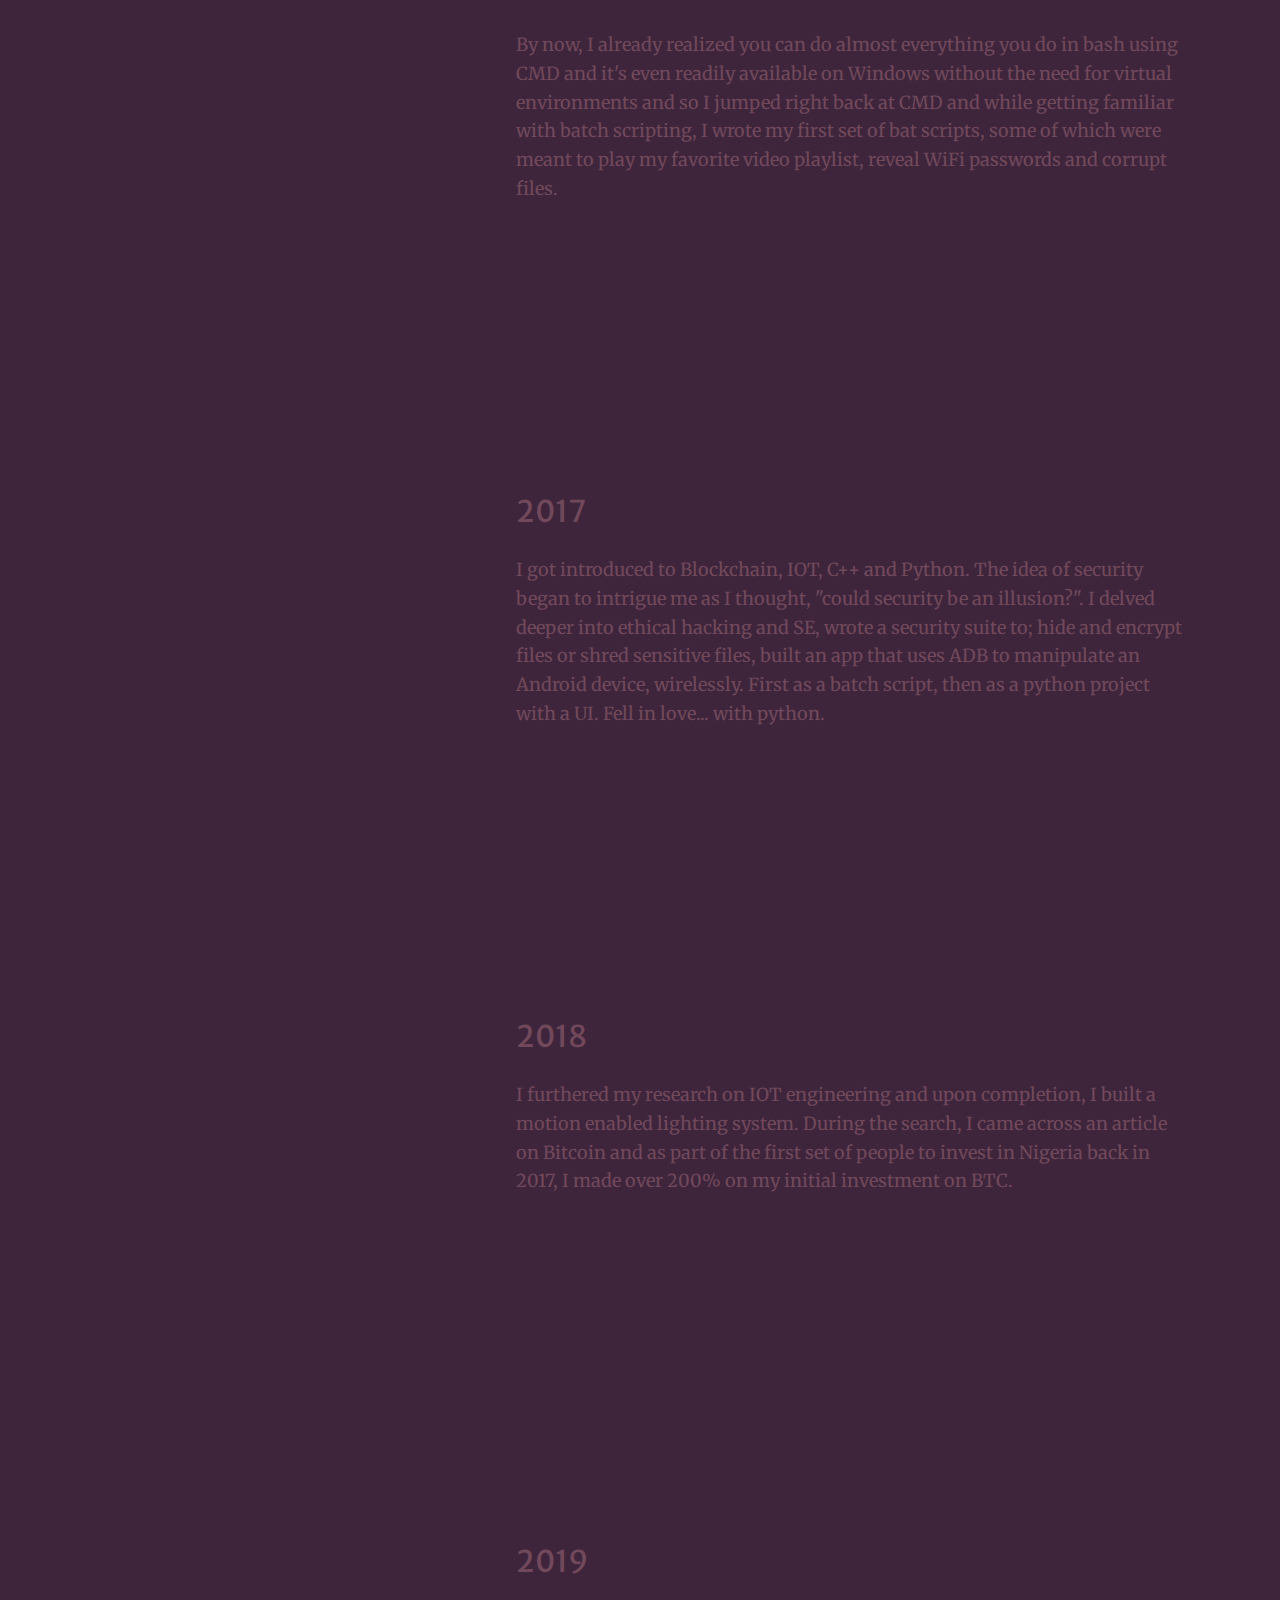
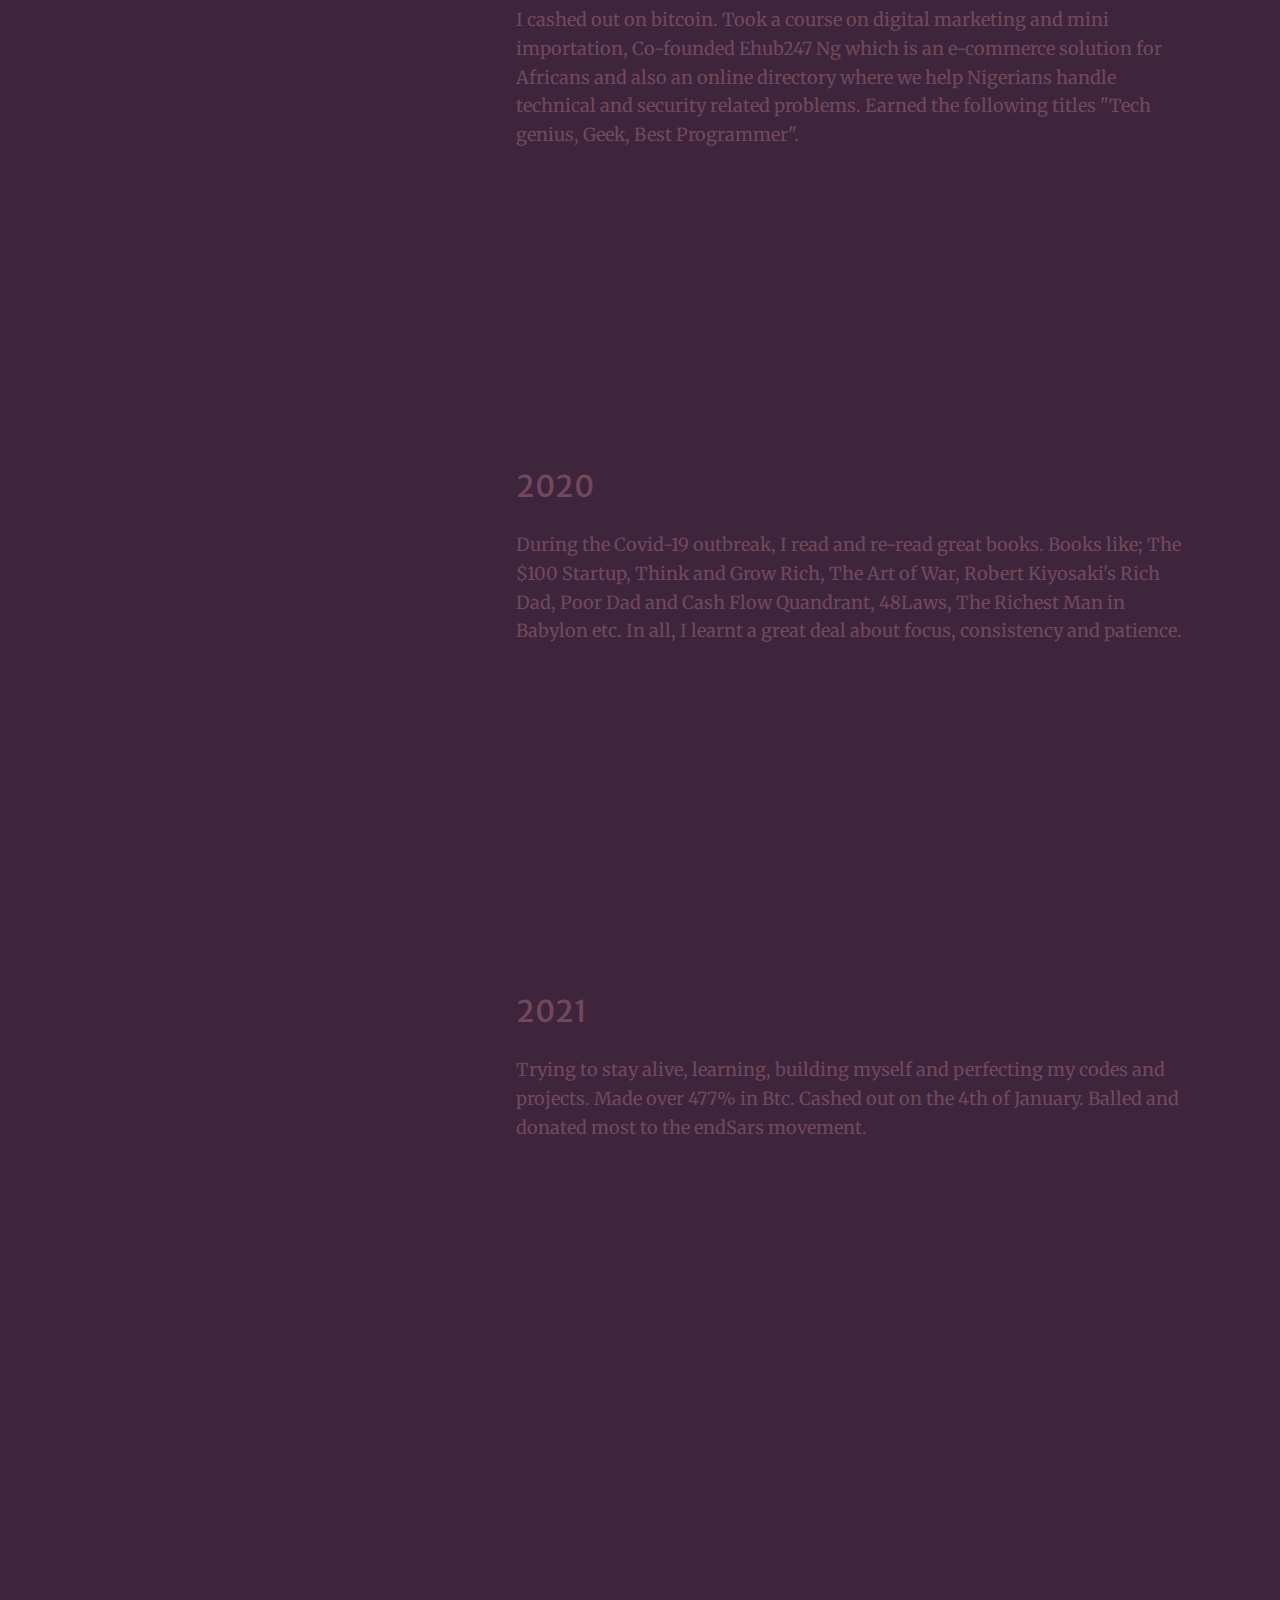
<file: oldindex.html>
<!doctype html>
<html lang="en" class="no-js">
<head>
	<meta charset="UTF-8">
	<meta name="viewport" content="width=device-width, initial-scale=1">

	<link href='https://fonts.googleapis.com/css?family=Merriweather|Merriweather+Sans:400,700' rel='stylesheet' type='text/css'>

	<link rel="stylesheet" href="css/reset.css"> <!-- CSS reset -->
	<link rel="stylesheet" href="css/style.css"> <!-- Resource style -->
	<link rel="stylesheet" href="css/demo.css"> <!-- Demo style -->
  	
	<title>The Rebel NeXtdoor - Idris</title>
</head>
<body>
	<header>
		<h1>The Rebel's Evolution - Idris</h1>
	</header>
	
	<ul class="cd-icons-filling js-cd-icons-filling">

		<li class="cd-service cd-service--1 js-cd-service">
			<h2>1997</h2>
			<p>On the fall of an amazing sunday, after much struggle and race to push out the final product, he who would be tagged the Rebel NeXtdoor was deployed!</p>
		</li> <!-- cd-service -->

		<li class="cd-service cd-service--1 js-cd-service">
			<h2>2011</h2>
			<p>Not taking it seriously, I found CMD, then DOS and typed my first command to impress my friends "color a && tree" (what I now call programming and will end up doing for the rest of my life).</p>
		</li> <!-- cd-service -->

		<li class="cd-service cd-service--1 js-cd-service">
			<h2>2013</h2>
			<p>Wanting to become an hacker and trying to escalate my privileges on the computers in the computer lab, I downloaded countless bat scripts from the internet that claim to do just that, they didn't work, but I became familiar with scripting, and since I had limited resources and knowledge to write mine or perhaps manipulate the scripts enough to get them working, I lost interest.</p>
		</li> <!-- cd-service -->

		<li class="cd-service cd-service--1 js-cd-service">
			<h2>2014</h2>
			<p>I became a book-worm preparing for my WASSCE. I also won a MOK award in Computer Science as the best student in senior high school.</p>
		</li> <!-- cd-service -->

		<li class="cd-service cd-service--1 js-cd-service">
			<h2>2015</h2>
			<p>I got really familiar with bash and wrote my first linux script to automate the navigation to and diring of my frequently visited directories while using a VM technology.</p>
		</li> <!-- cd-service -->

		<li class="cd-service cd-service--1 js-cd-service">
			<h2>2016</h2>
			<p>By now, I already realized you can do almost everything you do in bash using CMD and it's even readily available on Windows without the need for virtual environments and so I jumped right back at CMD and while getting familiar with batch scripting, I wrote my first set of bat scripts, some of which were meant to play my favorite video playlist, reveal WiFi passwords and corrupt files.</p>
		</li> <!-- cd-service -->

		<li class="cd-service cd-service--1 js-cd-service">
			<h2>2017</h2>
			<p>I got introduced to Blockchain, IOT, C++ and Python. The idea of security began to intrigue me as I thought, "could security be an illusion?". I delved deeper into ethical hacking and SE, wrote a security suite to; hide and encrypt files or shred sensitive files, built an app that uses ADB to manipulate an Android device, wirelessly. First as a batch script, then as a python project with a UI. Fell in love... with python.</p>
		</li> <!-- cd-service -->

		<li class="cd-service cd-service--1 js-cd-service">
			<h2>2018</h2>
			<p>I furthered my research on IOT engineering and upon completion, I built a motion enabled lighting system. During the search, I came across an article on Bitcoin and as part of the first set of people to invest in Nigeria back in 2017, I made over 200% on my initial investment on BTC.</p>
		</li> <!-- cd-service -->

		<li class="cd-service cd-service--1 js-cd-service">
			<h2>2019</h2>
			<p>I cashed out on bitcoin. Took a course on digital marketing and mini importation, Co-founded Ehub247 Ng which is an e-commerce solution for Africans and also an online directory where we help Nigerians handle technical and security related problems. Earned the following titles "Tech genius, Geek, Best Programmer".</p>
		</li> <!-- cd-service -->

		<li class="cd-service cd-service--1 js-cd-service">
			<h2>2020</h2>
			<p>During the Covid-19 outbreak, I read and re-read great books. Books like; The $100 Startup, Think and Grow Rich, The Art of War, Robert Kiyosaki's Rich Dad, Poor Dad and Cash Flow Quandrant, 48Laws, The Richest Man in Babylon etc. In all, I learnt a great deal about focus, consistency and patience.</p>
		</li> <!-- cd-service -->

		<li class="cd-service cd-service--1 js-cd-service">
			<h2>2021</h2>
			<p>Trying to stay alive, learning, building myself and perfecting my codes and projects. Made over 477% in Btc. Cashed out on the 4th of January. Balled and donated most to the endSars movement.</p>
		</li> <!-- cd-service -->

		<li class="cd-service cd-service--divider"></li>
	</ul> <!-- cd-services -->

	<footer></footer>
<script src="js/main.js"></script> <!-- Resource JavaScript -->
</body>
</html>
</file>
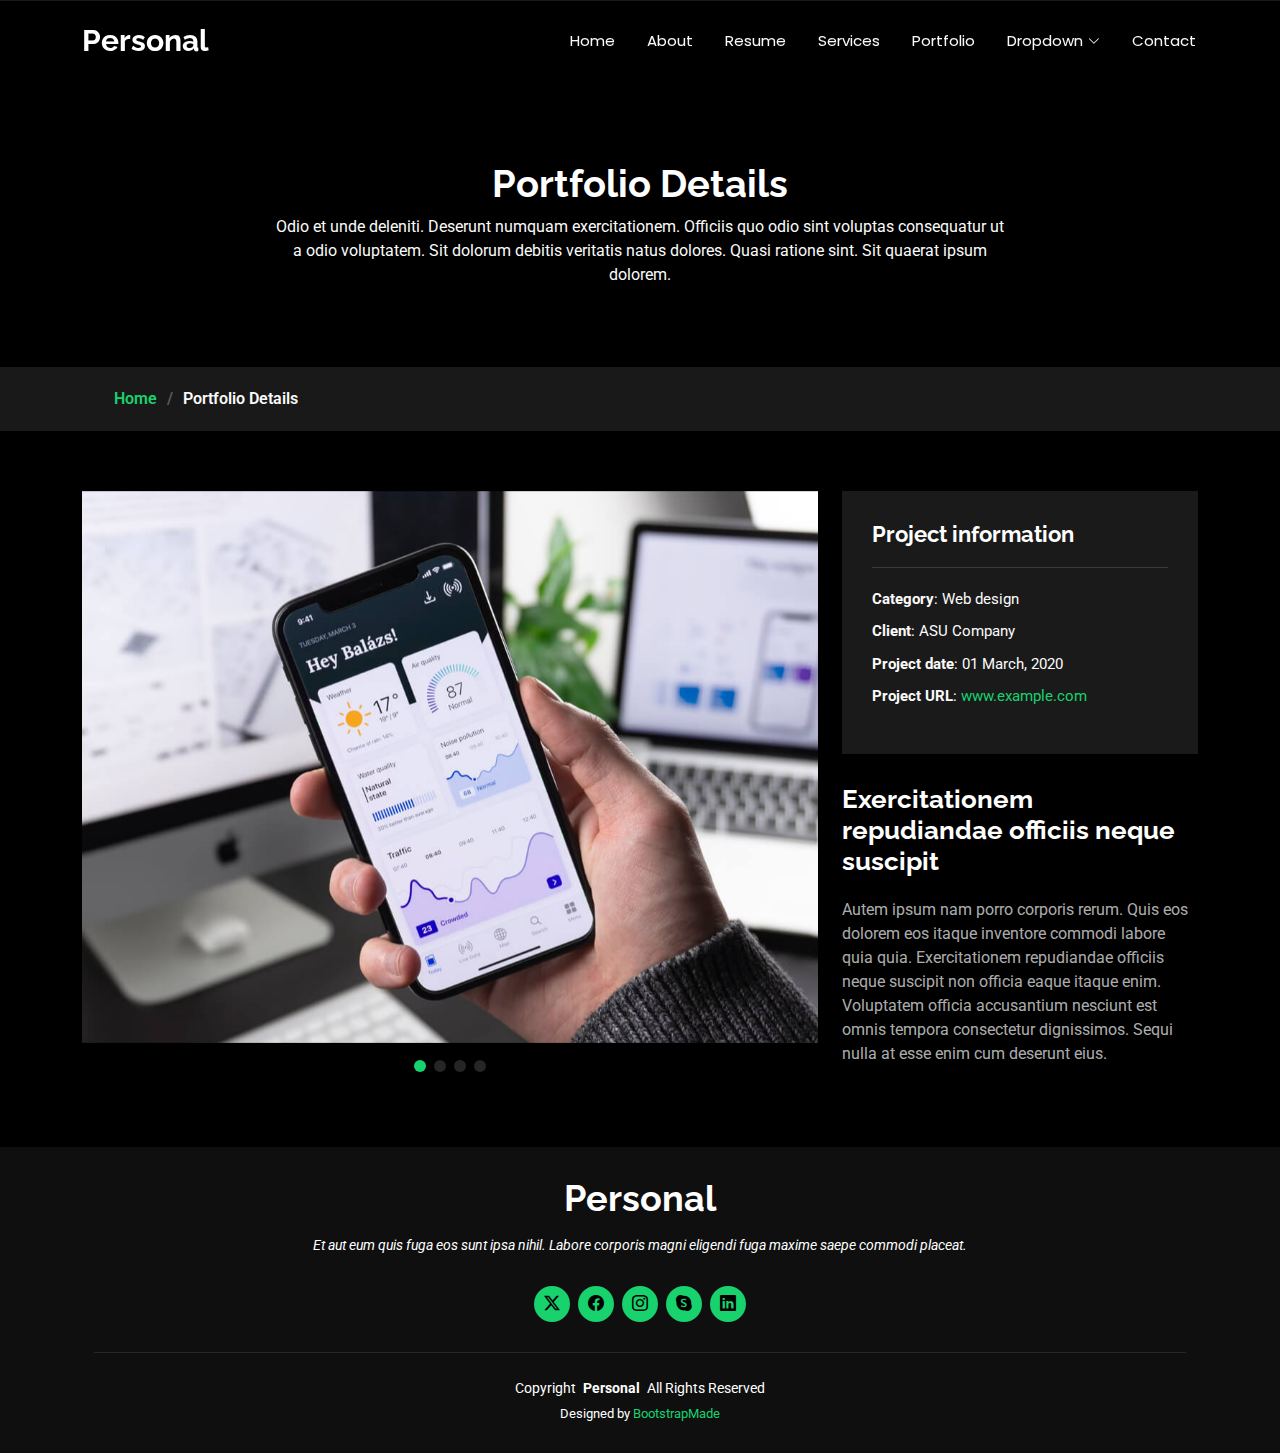
<file: portfolio-details.html>
<!DOCTYPE html>
<html lang="en">

<head>
  <meta charset="utf-8">
  <meta content="width=device-width, initial-scale=1.0" name="viewport">
  <title>Portfolio Details - Personal Bootstrap Template</title>
  <meta name="description" content="">
  <meta name="keywords" content="">

  <!-- Favicons -->
  <link href="assets/img/favicon.png" rel="icon">
  <link href="assets/img/apple-touch-icon.png" rel="apple-touch-icon">

  <!-- Fonts -->
  <link href="https://fonts.googleapis.com" rel="preconnect">
  <link href="https://fonts.gstatic.com" rel="preconnect" crossorigin>
  <link href="https://fonts.googleapis.com/css2?family=Roboto:ital,wght@0,100;0,300;0,400;0,500;0,700;0,900;1,100;1,300;1,400;1,500;1,700;1,900&family=Poppins:ital,wght@0,100;0,200;0,300;0,400;0,500;0,600;0,700;0,800;0,900;1,100;1,200;1,300;1,400;1,500;1,600;1,700;1,800;1,900&family=Raleway:ital,wght@0,100;0,200;0,300;0,400;0,500;0,600;0,700;0,800;0,900;1,100;1,200;1,300;1,400;1,500;1,600;1,700;1,800;1,900&display=swap" rel="stylesheet">

  <!-- Vendor CSS Files -->
  <link href="assets/vendor/bootstrap/css/bootstrap.min.css" rel="stylesheet">
  <link href="assets/vendor/bootstrap-icons/bootstrap-icons.css" rel="stylesheet">
  <link href="assets/vendor/aos/aos.css" rel="stylesheet">
  <link href="assets/vendor/swiper/swiper-bundle.min.css" rel="stylesheet">
  <link href="assets/vendor/glightbox/css/glightbox.min.css" rel="stylesheet">

  <!-- Main CSS File -->
  <link href="assets/css/main.css" rel="stylesheet">

  <!-- =======================================================
  * Template Name: Personal
  * Template URL: https://bootstrapmade.com/personal-free-resume-bootstrap-template/
  * Updated: Aug 07 2024 with Bootstrap v5.3.3
  * Author: BootstrapMade.com
  * License: https://bootstrapmade.com/license/
  ======================================================== -->
</head>

<body class="portfolio-details-page">

  <header id="header" class="header d-flex align-items-center fixed-top">
    <div class="container-fluid container-xl position-relative d-flex align-items-center justify-content-between">

      <a href="index.html" class="logo d-flex align-items-center">
        <!-- Uncomment the line below if you also wish to use an image logo -->
        <!-- <img src="assets/img/logo.png" alt=""> -->
        <h1 class="sitename">Personal</h1>
      </a>

      <nav id="navmenu" class="navmenu">
        <ul>
          <li><a href="index.html">Home</a></li>
          <li><a href="about.html">About</a></li>
          <li><a href="resume.html">Resume</a></li>
          <li><a href="services.html">Services</a></li>
          <li><a href="portfolio.html">Portfolio</a></li>
          <li class="dropdown"><a href="#"><span>Dropdown</span> <i class="bi bi-chevron-down toggle-dropdown"></i></a>
            <ul>
              <li><a href="#">Dropdown 1</a></li>
              <li class="dropdown"><a href="#"><span>Deep Dropdown</span> <i class="bi bi-chevron-down toggle-dropdown"></i></a>
                <ul>
                  <li><a href="#">Deep Dropdown 1</a></li>
                  <li><a href="#">Deep Dropdown 2</a></li>
                  <li><a href="#">Deep Dropdown 3</a></li>
                  <li><a href="#">Deep Dropdown 4</a></li>
                  <li><a href="#">Deep Dropdown 5</a></li>
                </ul>
              </li>
              <li><a href="#">Dropdown 2</a></li>
              <li><a href="#">Dropdown 3</a></li>
              <li><a href="#">Dropdown 4</a></li>
            </ul>
          </li>
          <li><a href="contact.html">Contact</a></li>
        </ul>
        <i class="mobile-nav-toggle d-xl-none bi bi-list"></i>
      </nav>

    </div>
  </header>

  <main class="main">

    <!-- Page Title -->
    <div class="page-title" data-aos="fade">
      <div class="heading">
        <div class="container">
          <div class="row d-flex justify-content-center text-center">
            <div class="col-lg-8">
              <h1>Portfolio Details</h1>
              <p class="mb-0">Odio et unde deleniti. Deserunt numquam exercitationem. Officiis quo odio sint voluptas consequatur ut a odio voluptatem. Sit dolorum debitis veritatis natus dolores. Quasi ratione sint. Sit quaerat ipsum dolorem.</p>
            </div>
          </div>
        </div>
      </div>
      <nav class="breadcrumbs">
        <div class="container">
          <ol>
            <li><a href="index.html">Home</a></li>
            <li class="current">Portfolio Details</li>
          </ol>
        </div>
      </nav>
    </div><!-- End Page Title -->

    <!-- Portfolio Details Section -->
    <section id="portfolio-details" class="portfolio-details section">

      <div class="container" data-aos="fade-up" data-aos-delay="100">

        <div class="row gy-4">

          <div class="col-lg-8">
            <div class="portfolio-details-slider swiper init-swiper">

              <script type="application/json" class="swiper-config">
                {
                  "loop": true,
                  "speed": 600,
                  "autoplay": {
                    "delay": 5000
                  },
                  "slidesPerView": "auto",
                  "pagination": {
                    "el": ".swiper-pagination",
                    "type": "bullets",
                    "clickable": true
                  }
                }
              </script>

              <div class="swiper-wrapper align-items-center">

                <div class="swiper-slide">
                  <img src="assets/img/portfolio/app-1.jpg" alt="">
                </div>

                <div class="swiper-slide">
                  <img src="assets/img/portfolio/product-1.jpg" alt="">
                </div>

                <div class="swiper-slide">
                  <img src="assets/img/portfolio/branding-1.jpg" alt="">
                </div>

                <div class="swiper-slide">
                  <img src="assets/img/portfolio/books-1.jpg" alt="">
                </div>

              </div>
              <div class="swiper-pagination"></div>
            </div>
          </div>

          <div class="col-lg-4">
            <div class="portfolio-info" data-aos="fade-up" data-aos-delay="200">
              <h3>Project information</h3>
              <ul>
                <li><strong>Category</strong>: Web design</li>
                <li><strong>Client</strong>: ASU Company</li>
                <li><strong>Project date</strong>: 01 March, 2020</li>
                <li><strong>Project URL</strong>: <a href="#">www.example.com</a></li>
              </ul>
            </div>
            <div class="portfolio-description" data-aos="fade-up" data-aos-delay="300">
              <h2>Exercitationem repudiandae officiis neque suscipit</h2>
              <p>
                Autem ipsum nam porro corporis rerum. Quis eos dolorem eos itaque inventore commodi labore quia quia. Exercitationem repudiandae officiis neque suscipit non officia eaque itaque enim. Voluptatem officia accusantium nesciunt est omnis tempora consectetur dignissimos. Sequi nulla at esse enim cum deserunt eius.
              </p>
            </div>
          </div>

        </div>

      </div>

    </section><!-- /Portfolio Details Section -->

  </main>

  <footer id="footer" class="footer dark-background">
    <div class="container">
      <h3 class="sitename">Personal</h3>
      <p>Et aut eum quis fuga eos sunt ipsa nihil. Labore corporis magni eligendi fuga maxime saepe commodi placeat.</p>
      <div class="social-links d-flex justify-content-center">
        <a href=""><i class="bi bi-twitter-x"></i></a>
        <a href=""><i class="bi bi-facebook"></i></a>
        <a href=""><i class="bi bi-instagram"></i></a>
        <a href=""><i class="bi bi-skype"></i></a>
        <a href=""><i class="bi bi-linkedin"></i></a>
      </div>
      <div class="container">
        <div class="copyright">
          <span>Copyright</span> <strong class="px-1 sitename">Personal</strong> <span>All Rights Reserved</span>
        </div>
        <div class="credits">
          <!-- All the links in the footer should remain intact. -->
          <!-- You can delete the links only if you've purchased the pro version. -->
          <!-- Licensing information: https://bootstrapmade.com/license/ -->
          <!-- Purchase the pro version with working PHP/AJAX contact form: [buy-url] -->
          Designed by <a href="https://bootstrapmade.com/">BootstrapMade</a>
        </div>
      </div>
    </div>
  </footer>

  <!-- Scroll Top -->
  <a href="#" id="scroll-top" class="scroll-top d-flex align-items-center justify-content-center"><i class="bi bi-arrow-up-short"></i></a>

  <!-- Preloader -->
  <div id="preloader"></div>

  <!-- Vendor JS Files -->
  <script src="assets/vendor/bootstrap/js/bootstrap.bundle.min.js"></script>
  <script src="assets/vendor/php-email-form/validate.js"></script>
  <script src="assets/vendor/aos/aos.js"></script>
  <script src="assets/vendor/typed.js/typed.umd.js"></script>
  <script src="assets/vendor/purecounter/purecounter_vanilla.js"></script>
  <script src="assets/vendor/waypoints/noframework.waypoints.js"></script>
  <script src="assets/vendor/swiper/swiper-bundle.min.js"></script>
  <script src="assets/vendor/glightbox/js/glightbox.min.js"></script>
  <script src="assets/vendor/imagesloaded/imagesloaded.pkgd.min.js"></script>
  <script src="assets/vendor/isotope-layout/isotope.pkgd.min.js"></script>

  <!-- Main JS File -->
  <script src="assets/js/main.js"></script>

</body>

</html>
</file>
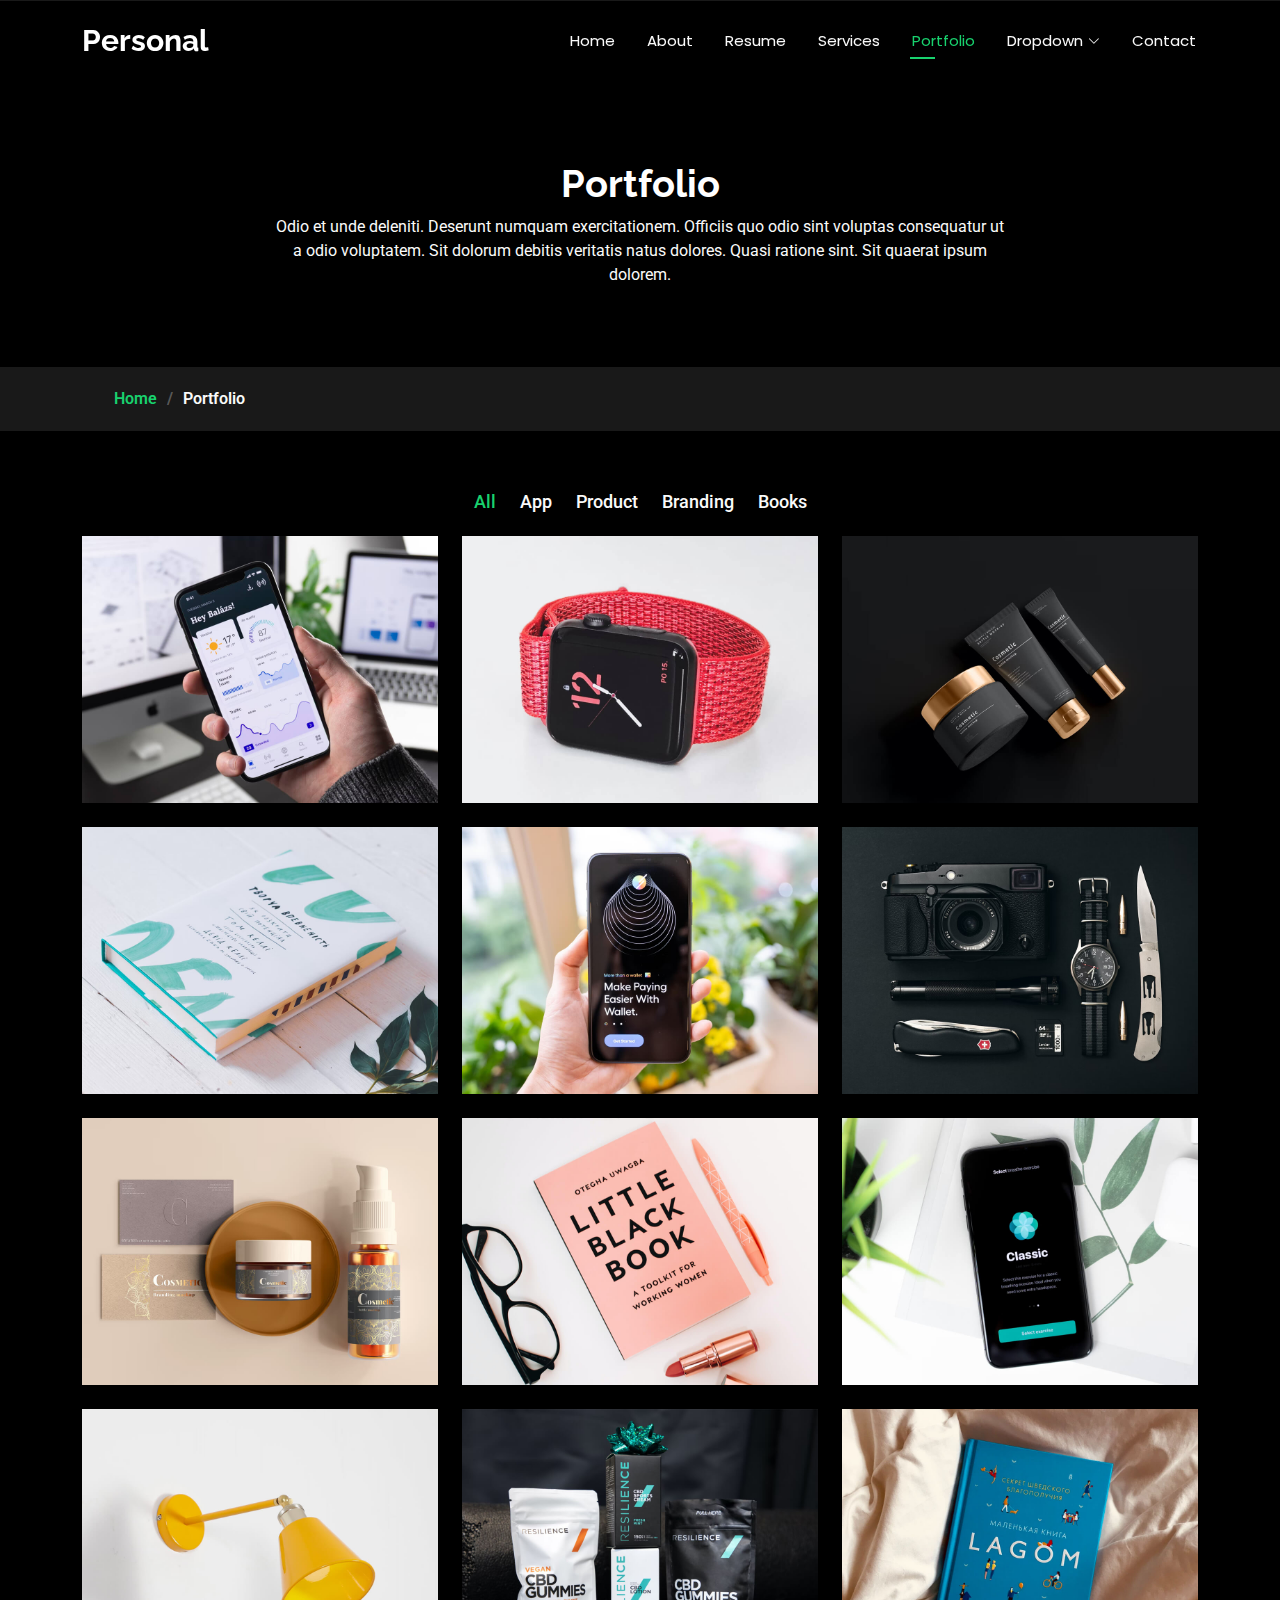
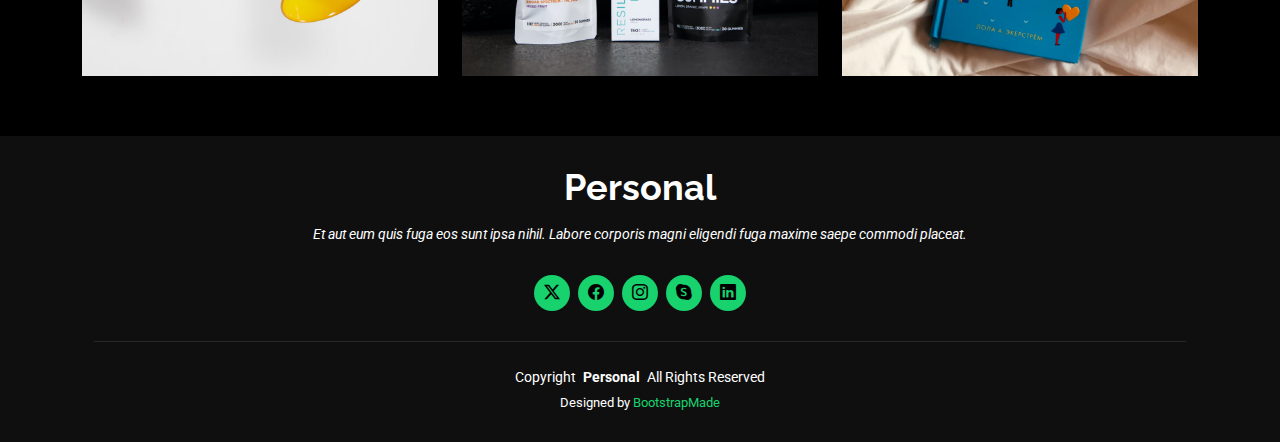
<file: portfolio.html>
<!DOCTYPE html>
<html lang="en">

<head>
  <meta charset="utf-8">
  <meta content="width=device-width, initial-scale=1.0" name="viewport">
  <title>Portfolio - Personal Bootstrap Template</title>
  <meta name="description" content="">
  <meta name="keywords" content="">

  <!-- Favicons -->
  <link href="assets/img/favicon.png" rel="icon">
  <link href="assets/img/apple-touch-icon.png" rel="apple-touch-icon">

  <!-- Fonts -->
  <link href="https://fonts.googleapis.com" rel="preconnect">
  <link href="https://fonts.gstatic.com" rel="preconnect" crossorigin>
  <link href="https://fonts.googleapis.com/css2?family=Roboto:ital,wght@0,100;0,300;0,400;0,500;0,700;0,900;1,100;1,300;1,400;1,500;1,700;1,900&family=Poppins:ital,wght@0,100;0,200;0,300;0,400;0,500;0,600;0,700;0,800;0,900;1,100;1,200;1,300;1,400;1,500;1,600;1,700;1,800;1,900&family=Raleway:ital,wght@0,100;0,200;0,300;0,400;0,500;0,600;0,700;0,800;0,900;1,100;1,200;1,300;1,400;1,500;1,600;1,700;1,800;1,900&display=swap" rel="stylesheet">

  <!-- Vendor CSS Files -->
  <link href="assets/vendor/bootstrap/css/bootstrap.min.css" rel="stylesheet">
  <link href="assets/vendor/bootstrap-icons/bootstrap-icons.css" rel="stylesheet">
  <link href="assets/vendor/aos/aos.css" rel="stylesheet">
  <link href="assets/vendor/swiper/swiper-bundle.min.css" rel="stylesheet">
  <link href="assets/vendor/glightbox/css/glightbox.min.css" rel="stylesheet">

  <!-- Main CSS File -->
  <link href="assets/css/main.css" rel="stylesheet">

  <!-- =======================================================
  * Template Name: Personal
  * Template URL: https://bootstrapmade.com/personal-free-resume-bootstrap-template/
  * Updated: Aug 07 2024 with Bootstrap v5.3.3
  * Author: BootstrapMade.com
  * License: https://bootstrapmade.com/license/
  ======================================================== -->
</head>

<body class="portfolio-page">

  <header id="header" class="header d-flex align-items-center fixed-top">
    <div class="container-fluid container-xl position-relative d-flex align-items-center justify-content-between">

      <a href="index.html" class="logo d-flex align-items-center">
        <!-- Uncomment the line below if you also wish to use an image logo -->
        <!-- <img src="assets/img/logo.png" alt=""> -->
        <h1 class="sitename">Personal</h1>
      </a>

      <nav id="navmenu" class="navmenu">
        <ul>
          <li><a href="index.html">Home</a></li>
          <li><a href="about.html">About</a></li>
          <li><a href="resume.html">Resume</a></li>
          <li><a href="services.html">Services</a></li>
          <li><a href="portfolio.html" class="active">Portfolio</a></li>
          <li class="dropdown"><a href="#"><span>Dropdown</span> <i class="bi bi-chevron-down toggle-dropdown"></i></a>
            <ul>
              <li><a href="#">Dropdown 1</a></li>
              <li class="dropdown"><a href="#"><span>Deep Dropdown</span> <i class="bi bi-chevron-down toggle-dropdown"></i></a>
                <ul>
                  <li><a href="#">Deep Dropdown 1</a></li>
                  <li><a href="#">Deep Dropdown 2</a></li>
                  <li><a href="#">Deep Dropdown 3</a></li>
                  <li><a href="#">Deep Dropdown 4</a></li>
                  <li><a href="#">Deep Dropdown 5</a></li>
                </ul>
              </li>
              <li><a href="#">Dropdown 2</a></li>
              <li><a href="#">Dropdown 3</a></li>
              <li><a href="#">Dropdown 4</a></li>
            </ul>
          </li>
          <li><a href="contact.html">Contact</a></li>
        </ul>
        <i class="mobile-nav-toggle d-xl-none bi bi-list"></i>
      </nav>

    </div>
  </header>

  <main class="main">

    <!-- Page Title -->
    <div class="page-title" data-aos="fade">
      <div class="heading">
        <div class="container">
          <div class="row d-flex justify-content-center text-center">
            <div class="col-lg-8">
              <h1>Portfolio</h1>
              <p class="mb-0">Odio et unde deleniti. Deserunt numquam exercitationem. Officiis quo odio sint voluptas consequatur ut a odio voluptatem. Sit dolorum debitis veritatis natus dolores. Quasi ratione sint. Sit quaerat ipsum dolorem.</p>
            </div>
          </div>
        </div>
      </div>
      <nav class="breadcrumbs">
        <div class="container">
          <ol>
            <li><a href="index.html">Home</a></li>
            <li class="current">Portfolio</li>
          </ol>
        </div>
      </nav>
    </div><!-- End Page Title -->

    <!-- Portfolio Section -->
    <section id="portfolio" class="portfolio section">

      <div class="container">

        <div class="isotope-layout" data-default-filter="*" data-layout="masonry" data-sort="original-order">

          <ul class="portfolio-filters isotope-filters" data-aos="fade-up" data-aos-delay="100">
            <li data-filter="*" class="filter-active">All</li>
            <li data-filter=".filter-app">App</li>
            <li data-filter=".filter-product">Product</li>
            <li data-filter=".filter-branding">Branding</li>
            <li data-filter=".filter-books">Books</li>
          </ul><!-- End Portfolio Filters -->

          <div class="row gy-4 isotope-container" data-aos="fade-up" data-aos-delay="200">

            <div class="col-lg-4 col-md-6 portfolio-item isotope-item filter-app">
              <div class="portfolio-content h-100">
                <img src="assets/img/portfolio/app-1.jpg" class="img-fluid" alt="">
                <div class="portfolio-info">
                  <h4>App 1</h4>
                  <p>Lorem ipsum, dolor sit amet consectetur</p>
                  <a href="assets/img/portfolio/app-1.jpg" title="App 1" data-gallery="portfolio-gallery-app" class="glightbox preview-link"><i class="bi bi-zoom-in"></i></a>
                  <a href="portfolio-details.html" title="More Details" class="details-link"><i class="bi bi-link-45deg"></i></a>
                </div>
              </div>
            </div><!-- End Portfolio Item -->

            <div class="col-lg-4 col-md-6 portfolio-item isotope-item filter-product">
              <div class="portfolio-content h-100">
                <img src="assets/img/portfolio/product-1.jpg" class="img-fluid" alt="">
                <div class="portfolio-info">
                  <h4>Product 1</h4>
                  <p>Lorem ipsum, dolor sit amet consectetur</p>
                  <a href="assets/img/portfolio/product-1.jpg" title="Product 1" data-gallery="portfolio-gallery-product" class="glightbox preview-link"><i class="bi bi-zoom-in"></i></a>
                  <a href="portfolio-details.html" title="More Details" class="details-link"><i class="bi bi-link-45deg"></i></a>
                </div>
              </div>
            </div><!-- End Portfolio Item -->

            <div class="col-lg-4 col-md-6 portfolio-item isotope-item filter-branding">
              <div class="portfolio-content h-100">
                <img src="assets/img/portfolio/branding-1.jpg" class="img-fluid" alt="">
                <div class="portfolio-info">
                  <h4>Branding 1</h4>
                  <p>Lorem ipsum, dolor sit amet consectetur</p>
                  <a href="assets/img/portfolio/branding-1.jpg" title="Branding 1" data-gallery="portfolio-gallery-branding" class="glightbox preview-link"><i class="bi bi-zoom-in"></i></a>
                  <a href="portfolio-details.html" title="More Details" class="details-link"><i class="bi bi-link-45deg"></i></a>
                </div>
              </div>
            </div><!-- End Portfolio Item -->

            <div class="col-lg-4 col-md-6 portfolio-item isotope-item filter-books">
              <div class="portfolio-content h-100">
                <img src="assets/img/portfolio/books-1.jpg" class="img-fluid" alt="">
                <div class="portfolio-info">
                  <h4>Books 1</h4>
                  <p>Lorem ipsum, dolor sit amet consectetur</p>
                  <a href="assets/img/portfolio/books-1.jpg" title="Branding 1" data-gallery="portfolio-gallery-book" class="glightbox preview-link"><i class="bi bi-zoom-in"></i></a>
                  <a href="portfolio-details.html" title="More Details" class="details-link"><i class="bi bi-link-45deg"></i></a>
                </div>
              </div>
            </div><!-- End Portfolio Item -->

            <div class="col-lg-4 col-md-6 portfolio-item isotope-item filter-app">
              <div class="portfolio-content h-100">
                <img src="assets/img/portfolio/app-2.jpg" class="img-fluid" alt="">
                <div class="portfolio-info">
                  <h4>App 2</h4>
                  <p>Lorem ipsum, dolor sit amet consectetur</p>
                  <a href="assets/img/portfolio/app-2.jpg" title="App 2" data-gallery="portfolio-gallery-app" class="glightbox preview-link"><i class="bi bi-zoom-in"></i></a>
                  <a href="portfolio-details.html" title="More Details" class="details-link"><i class="bi bi-link-45deg"></i></a>
                </div>
              </div>
            </div><!-- End Portfolio Item -->

            <div class="col-lg-4 col-md-6 portfolio-item isotope-item filter-product">
              <div class="portfolio-content h-100">
                <img src="assets/img/portfolio/product-2.jpg" class="img-fluid" alt="">
                <div class="portfolio-info">
                  <h4>Product 2</h4>
                  <p>Lorem ipsum, dolor sit amet consectetur</p>
                  <a href="assets/img/portfolio/product-2.jpg" title="Product 2" data-gallery="portfolio-gallery-product" class="glightbox preview-link"><i class="bi bi-zoom-in"></i></a>
                  <a href="portfolio-details.html" title="More Details" class="details-link"><i class="bi bi-link-45deg"></i></a>
                </div>
              </div>
            </div><!-- End Portfolio Item -->

            <div class="col-lg-4 col-md-6 portfolio-item isotope-item filter-branding">
              <div class="portfolio-content h-100">
                <img src="assets/img/portfolio/branding-2.jpg" class="img-fluid" alt="">
                <div class="portfolio-info">
                  <h4>Branding 2</h4>
                  <p>Lorem ipsum, dolor sit amet consectetur</p>
                  <a href="assets/img/portfolio/branding-2.jpg" title="Branding 2" data-gallery="portfolio-gallery-branding" class="glightbox preview-link"><i class="bi bi-zoom-in"></i></a>
                  <a href="portfolio-details.html" title="More Details" class="details-link"><i class="bi bi-link-45deg"></i></a>
                </div>
              </div>
            </div><!-- End Portfolio Item -->

            <div class="col-lg-4 col-md-6 portfolio-item isotope-item filter-books">
              <div class="portfolio-content h-100">
                <img src="assets/img/portfolio/books-2.jpg" class="img-fluid" alt="">
                <div class="portfolio-info">
                  <h4>Books 2</h4>
                  <p>Lorem ipsum, dolor sit amet consectetur</p>
                  <a href="assets/img/portfolio/books-2.jpg" title="Branding 2" data-gallery="portfolio-gallery-book" class="glightbox preview-link"><i class="bi bi-zoom-in"></i></a>
                  <a href="portfolio-details.html" title="More Details" class="details-link"><i class="bi bi-link-45deg"></i></a>
                </div>
              </div>
            </div><!-- End Portfolio Item -->

            <div class="col-lg-4 col-md-6 portfolio-item isotope-item filter-app">
              <div class="portfolio-content h-100">
                <img src="assets/img/portfolio/app-3.jpg" class="img-fluid" alt="">
                <div class="portfolio-info">
                  <h4>App 3</h4>
                  <p>Lorem ipsum, dolor sit amet consectetur</p>
                  <a href="assets/img/portfolio/app-3.jpg" title="App 3" data-gallery="portfolio-gallery-app" class="glightbox preview-link"><i class="bi bi-zoom-in"></i></a>
                  <a href="portfolio-details.html" title="More Details" class="details-link"><i class="bi bi-link-45deg"></i></a>
                </div>
              </div>
            </div><!-- End Portfolio Item -->

            <div class="col-lg-4 col-md-6 portfolio-item isotope-item filter-product">
              <div class="portfolio-content h-100">
                <img src="assets/img/portfolio/product-3.jpg" class="img-fluid" alt="">
                <div class="portfolio-info">
                  <h4>Product 3</h4>
                  <p>Lorem ipsum, dolor sit amet consectetur</p>
                  <a href="assets/img/portfolio/product-3.jpg" title="Product 3" data-gallery="portfolio-gallery-product" class="glightbox preview-link"><i class="bi bi-zoom-in"></i></a>
                  <a href="portfolio-details.html" title="More Details" class="details-link"><i class="bi bi-link-45deg"></i></a>
                </div>
              </div>
            </div><!-- End Portfolio Item -->

            <div class="col-lg-4 col-md-6 portfolio-item isotope-item filter-branding">
              <div class="portfolio-content h-100">
                <img src="assets/img/portfolio/branding-3.jpg" class="img-fluid" alt="">
                <div class="portfolio-info">
                  <h4>Branding 3</h4>
                  <p>Lorem ipsum, dolor sit amet consectetur</p>
                  <a href="assets/img/portfolio/branding-3.jpg" title="Branding 2" data-gallery="portfolio-gallery-branding" class="glightbox preview-link"><i class="bi bi-zoom-in"></i></a>
                  <a href="portfolio-details.html" title="More Details" class="details-link"><i class="bi bi-link-45deg"></i></a>
                </div>
              </div>
            </div><!-- End Portfolio Item -->

            <div class="col-lg-4 col-md-6 portfolio-item isotope-item filter-books">
              <div class="portfolio-content h-100">
                <img src="assets/img/portfolio/books-3.jpg" class="img-fluid" alt="">
                <div class="portfolio-info">
                  <h4>Books 3</h4>
                  <p>Lorem ipsum, dolor sit amet consectetur</p>
                  <a href="assets/img/portfolio/books-3.jpg" title="Branding 3" data-gallery="portfolio-gallery-book" class="glightbox preview-link"><i class="bi bi-zoom-in"></i></a>
                  <a href="portfolio-details.html" title="More Details" class="details-link"><i class="bi bi-link-45deg"></i></a>
                </div>
              </div>
            </div><!-- End Portfolio Item -->

          </div><!-- End Portfolio Container -->

        </div>

      </div>

    </section><!-- /Portfolio Section -->

  </main>

  <footer id="footer" class="footer dark-background">
    <div class="container">
      <h3 class="sitename">Personal</h3>
      <p>Et aut eum quis fuga eos sunt ipsa nihil. Labore corporis magni eligendi fuga maxime saepe commodi placeat.</p>
      <div class="social-links d-flex justify-content-center">
        <a href=""><i class="bi bi-twitter-x"></i></a>
        <a href=""><i class="bi bi-facebook"></i></a>
        <a href=""><i class="bi bi-instagram"></i></a>
        <a href=""><i class="bi bi-skype"></i></a>
        <a href=""><i class="bi bi-linkedin"></i></a>
      </div>
      <div class="container">
        <div class="copyright">
          <span>Copyright</span> <strong class="px-1 sitename">Personal</strong> <span>All Rights Reserved</span>
        </div>
        <div class="credits">
          <!-- All the links in the footer should remain intact. -->
          <!-- You can delete the links only if you've purchased the pro version. -->
          <!-- Licensing information: https://bootstrapmade.com/license/ -->
          <!-- Purchase the pro version with working PHP/AJAX contact form: [buy-url] -->
          Designed by <a href="https://bootstrapmade.com/">BootstrapMade</a>
        </div>
      </div>
    </div>
  </footer>

  <!-- Scroll Top -->
  <a href="#" id="scroll-top" class="scroll-top d-flex align-items-center justify-content-center"><i class="bi bi-arrow-up-short"></i></a>

  <!-- Preloader -->
  <div id="preloader"></div>

  <!-- Vendor JS Files -->
  <script src="assets/vendor/bootstrap/js/bootstrap.bundle.min.js"></script>
  <script src="assets/vendor/php-email-form/validate.js"></script>
  <script src="assets/vendor/aos/aos.js"></script>
  <script src="assets/vendor/typed.js/typed.umd.js"></script>
  <script src="assets/vendor/purecounter/purecounter_vanilla.js"></script>
  <script src="assets/vendor/waypoints/noframework.waypoints.js"></script>
  <script src="assets/vendor/swiper/swiper-bundle.min.js"></script>
  <script src="assets/vendor/glightbox/js/glightbox.min.js"></script>
  <script src="assets/vendor/imagesloaded/imagesloaded.pkgd.min.js"></script>
  <script src="assets/vendor/isotope-layout/isotope.pkgd.min.js"></script>

  <!-- Main JS File -->
  <script src="assets/js/main.js"></script>

</body>

</html>
</file>
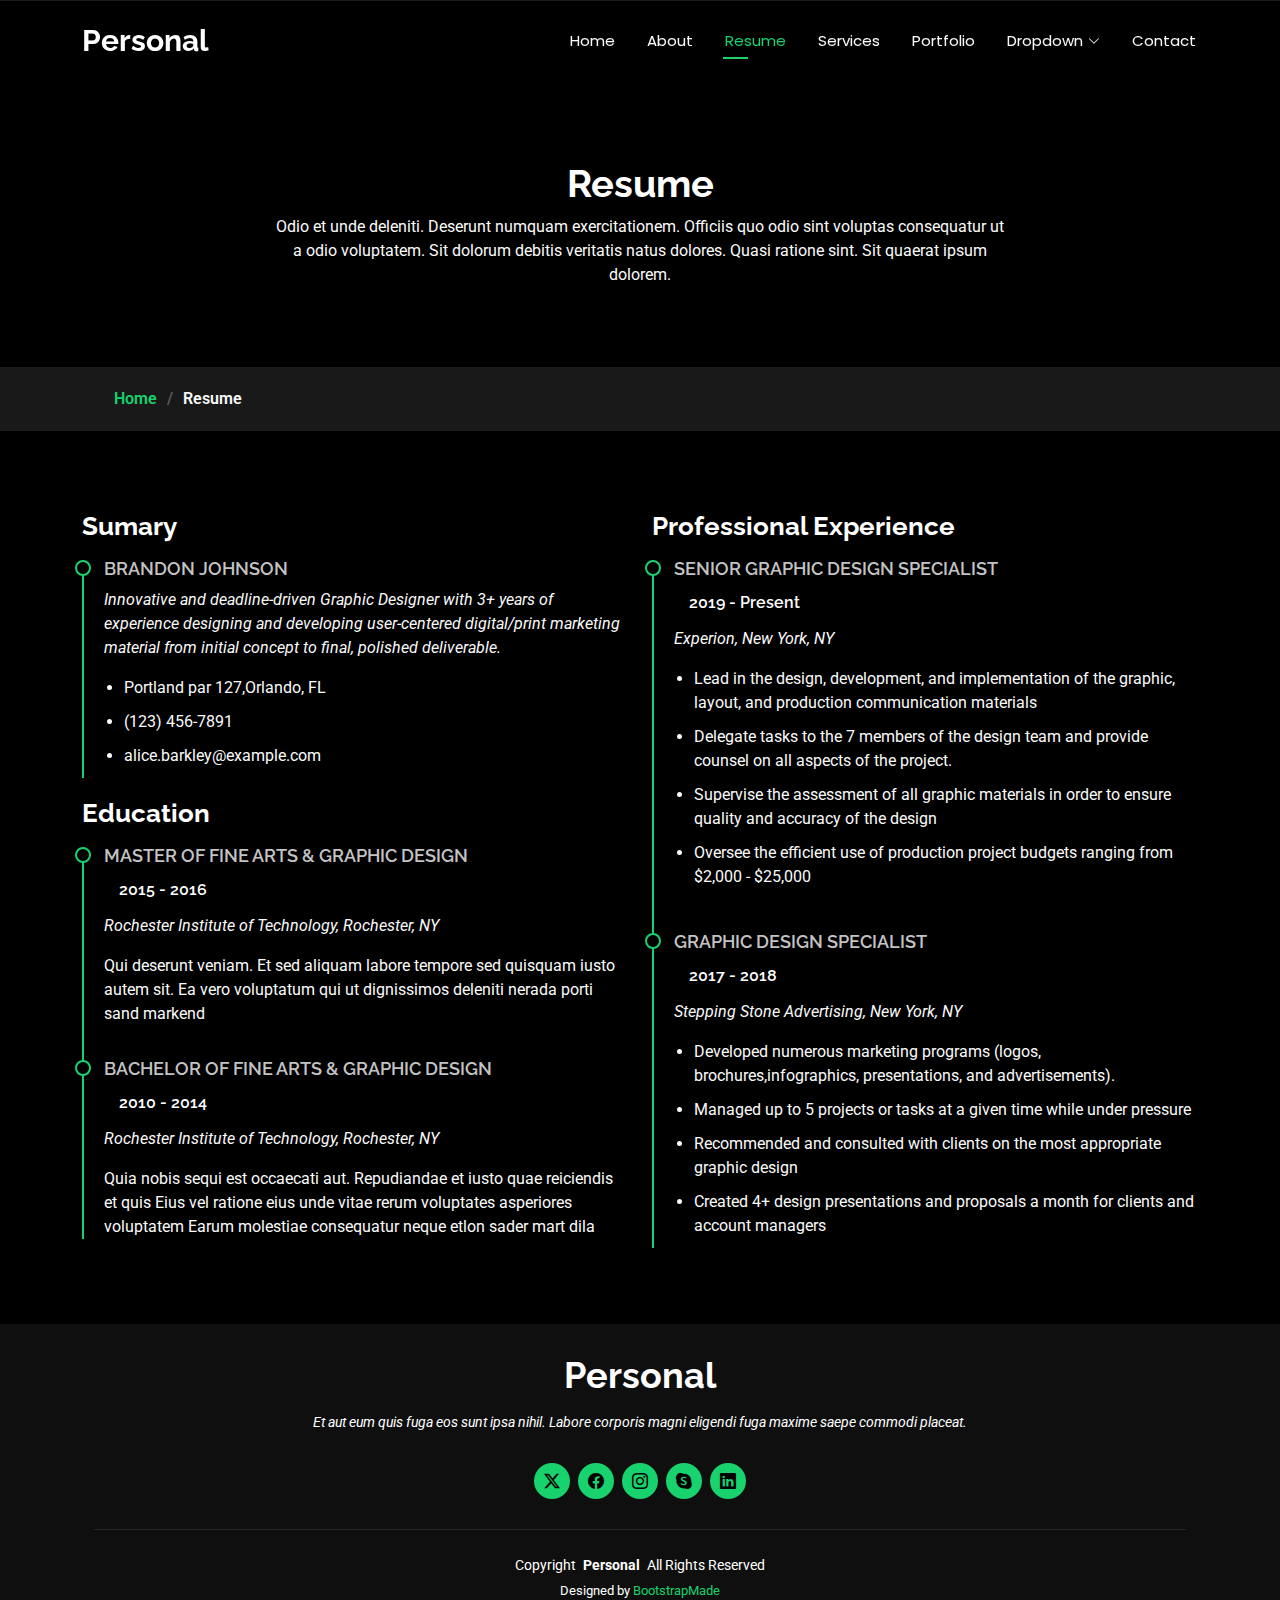
<file: resume.html>
<!DOCTYPE html>
<html lang="en">

<head>
  <meta charset="utf-8">
  <meta content="width=device-width, initial-scale=1.0" name="viewport">
  <title>Resume - Personal Bootstrap Template</title>
  <meta name="description" content="">
  <meta name="keywords" content="">

  <!-- Favicons -->
  <link href="assets/img/favicon.png" rel="icon">
  <link href="assets/img/apple-touch-icon.png" rel="apple-touch-icon">

  <!-- Fonts -->
  <link href="https://fonts.googleapis.com" rel="preconnect">
  <link href="https://fonts.gstatic.com" rel="preconnect" crossorigin>
  <link href="https://fonts.googleapis.com/css2?family=Roboto:ital,wght@0,100;0,300;0,400;0,500;0,700;0,900;1,100;1,300;1,400;1,500;1,700;1,900&family=Poppins:ital,wght@0,100;0,200;0,300;0,400;0,500;0,600;0,700;0,800;0,900;1,100;1,200;1,300;1,400;1,500;1,600;1,700;1,800;1,900&family=Raleway:ital,wght@0,100;0,200;0,300;0,400;0,500;0,600;0,700;0,800;0,900;1,100;1,200;1,300;1,400;1,500;1,600;1,700;1,800;1,900&display=swap" rel="stylesheet">

  <!-- Vendor CSS Files -->
  <link href="assets/vendor/bootstrap/css/bootstrap.min.css" rel="stylesheet">
  <link href="assets/vendor/bootstrap-icons/bootstrap-icons.css" rel="stylesheet">
  <link href="assets/vendor/aos/aos.css" rel="stylesheet">
  <link href="assets/vendor/swiper/swiper-bundle.min.css" rel="stylesheet">
  <link href="assets/vendor/glightbox/css/glightbox.min.css" rel="stylesheet">

  <!-- Main CSS File -->
  <link href="assets/css/main.css" rel="stylesheet">

  <!-- =======================================================
  * Template Name: Personal
  * Template URL: https://bootstrapmade.com/personal-free-resume-bootstrap-template/
  * Updated: Aug 07 2024 with Bootstrap v5.3.3
  * Author: BootstrapMade.com
  * License: https://bootstrapmade.com/license/
  ======================================================== -->
</head>

<body class="resume-page">

  <header id="header" class="header d-flex align-items-center fixed-top">
    <div class="container-fluid container-xl position-relative d-flex align-items-center justify-content-between">

      <a href="index.html" class="logo d-flex align-items-center">
        <!-- Uncomment the line below if you also wish to use an image logo -->
        <!-- <img src="assets/img/logo.png" alt=""> -->
        <h1 class="sitename">Personal</h1>
      </a>

      <nav id="navmenu" class="navmenu">
        <ul>
          <li><a href="index.html">Home</a></li>
          <li><a href="about.html">About</a></li>
          <li><a href="resume.html" class="active">Resume</a></li>
          <li><a href="services.html">Services</a></li>
          <li><a href="portfolio.html">Portfolio</a></li>
          <li class="dropdown"><a href="#"><span>Dropdown</span> <i class="bi bi-chevron-down toggle-dropdown"></i></a>
            <ul>
              <li><a href="#">Dropdown 1</a></li>
              <li class="dropdown"><a href="#"><span>Deep Dropdown</span> <i class="bi bi-chevron-down toggle-dropdown"></i></a>
                <ul>
                  <li><a href="#">Deep Dropdown 1</a></li>
                  <li><a href="#">Deep Dropdown 2</a></li>
                  <li><a href="#">Deep Dropdown 3</a></li>
                  <li><a href="#">Deep Dropdown 4</a></li>
                  <li><a href="#">Deep Dropdown 5</a></li>
                </ul>
              </li>
              <li><a href="#">Dropdown 2</a></li>
              <li><a href="#">Dropdown 3</a></li>
              <li><a href="#">Dropdown 4</a></li>
            </ul>
          </li>
          <li><a href="contact.html">Contact</a></li>
        </ul>
        <i class="mobile-nav-toggle d-xl-none bi bi-list"></i>
      </nav>

    </div>
  </header>

  <main class="main">

    <!-- Page Title -->
    <div class="page-title" data-aos="fade">
      <div class="heading">
        <div class="container">
          <div class="row d-flex justify-content-center text-center">
            <div class="col-lg-8">
              <h1>Resume</h1>
              <p class="mb-0">Odio et unde deleniti. Deserunt numquam exercitationem. Officiis quo odio sint voluptas consequatur ut a odio voluptatem. Sit dolorum debitis veritatis natus dolores. Quasi ratione sint. Sit quaerat ipsum dolorem.</p>
            </div>
          </div>
        </div>
      </div>
      <nav class="breadcrumbs">
        <div class="container">
          <ol>
            <li><a href="index.html">Home</a></li>
            <li class="current">Resume</li>
          </ol>
        </div>
      </nav>
    </div><!-- End Page Title -->

    <!-- Resume Section -->
    <section id="resume" class="resume section">

      <div class="container">

        <div class="row">

          <div class="col-lg-6" data-aos="fade-up" data-aos-delay="100">
            <h3 class="resume-title">Sumary</h3>

            <div class="resume-item pb-0">
              <h4>Brandon Johnson</h4>
              <p><em>Innovative and deadline-driven Graphic Designer with 3+ years of experience designing and developing user-centered digital/print marketing material from initial concept to final, polished deliverable.</em></p>
              <ul>
                <li>Portland par 127,Orlando, FL</li>
                <li>(123) 456-7891</li>
                <li>alice.barkley@example.com</li>
              </ul>
            </div><!-- Edn Resume Item -->

            <h3 class="resume-title">Education</h3>
            <div class="resume-item">
              <h4>Master of Fine Arts &amp; Graphic Design</h4>
              <h5>2015 - 2016</h5>
              <p><em>Rochester Institute of Technology, Rochester, NY</em></p>
              <p>Qui deserunt veniam. Et sed aliquam labore tempore sed quisquam iusto autem sit. Ea vero voluptatum qui ut dignissimos deleniti nerada porti sand markend</p>
            </div><!-- Edn Resume Item -->

            <div class="resume-item">
              <h4>Bachelor of Fine Arts &amp; Graphic Design</h4>
              <h5>2010 - 2014</h5>
              <p><em>Rochester Institute of Technology, Rochester, NY</em></p>
              <p>Quia nobis sequi est occaecati aut. Repudiandae et iusto quae reiciendis et quis Eius vel ratione eius unde vitae rerum voluptates asperiores voluptatem Earum molestiae consequatur neque etlon sader mart dila</p>
            </div><!-- Edn Resume Item -->

          </div>

          <div class="col-lg-6" data-aos="fade-up" data-aos-delay="200">
            <h3 class="resume-title">Professional Experience</h3>
            <div class="resume-item">
              <h4>Senior graphic design specialist</h4>
              <h5>2019 - Present</h5>
              <p><em>Experion, New York, NY </em></p>
              <ul>
                <li>Lead in the design, development, and implementation of the graphic, layout, and production communication materials</li>
                <li>Delegate tasks to the 7 members of the design team and provide counsel on all aspects of the project. </li>
                <li>Supervise the assessment of all graphic materials in order to ensure quality and accuracy of the design</li>
                <li>Oversee the efficient use of production project budgets ranging from $2,000 - $25,000</li>
              </ul>
            </div><!-- Edn Resume Item -->

            <div class="resume-item">
              <h4>Graphic design specialist</h4>
              <h5>2017 - 2018</h5>
              <p><em>Stepping Stone Advertising, New York, NY</em></p>
              <ul>
                <li>Developed numerous marketing programs (logos, brochures,infographics, presentations, and advertisements).</li>
                <li>Managed up to 5 projects or tasks at a given time while under pressure</li>
                <li>Recommended and consulted with clients on the most appropriate graphic design</li>
                <li>Created 4+ design presentations and proposals a month for clients and account managers</li>
              </ul>
            </div><!-- Edn Resume Item -->

          </div>

        </div>

      </div>

    </section><!-- /Resume Section -->

  </main>

  <footer id="footer" class="footer dark-background">
    <div class="container">
      <h3 class="sitename">Personal</h3>
      <p>Et aut eum quis fuga eos sunt ipsa nihil. Labore corporis magni eligendi fuga maxime saepe commodi placeat.</p>
      <div class="social-links d-flex justify-content-center">
        <a href=""><i class="bi bi-twitter-x"></i></a>
        <a href=""><i class="bi bi-facebook"></i></a>
        <a href=""><i class="bi bi-instagram"></i></a>
        <a href=""><i class="bi bi-skype"></i></a>
        <a href=""><i class="bi bi-linkedin"></i></a>
      </div>
      <div class="container">
        <div class="copyright">
          <span>Copyright</span> <strong class="px-1 sitename">Personal</strong> <span>All Rights Reserved</span>
        </div>
        <div class="credits">
          <!-- All the links in the footer should remain intact. -->
          <!-- You can delete the links only if you've purchased the pro version. -->
          <!-- Licensing information: https://bootstrapmade.com/license/ -->
          <!-- Purchase the pro version with working PHP/AJAX contact form: [buy-url] -->
          Designed by <a href="https://bootstrapmade.com/">BootstrapMade</a>
        </div>
      </div>
    </div>
  </footer>

  <!-- Scroll Top -->
  <a href="#" id="scroll-top" class="scroll-top d-flex align-items-center justify-content-center"><i class="bi bi-arrow-up-short"></i></a>

  <!-- Preloader -->
  <div id="preloader"></div>

  <!-- Vendor JS Files -->
  <script src="assets/vendor/bootstrap/js/bootstrap.bundle.min.js"></script>
  <script src="assets/vendor/php-email-form/validate.js"></script>
  <script src="assets/vendor/aos/aos.js"></script>
  <script src="assets/vendor/typed.js/typed.umd.js"></script>
  <script src="assets/vendor/purecounter/purecounter_vanilla.js"></script>
  <script src="assets/vendor/waypoints/noframework.waypoints.js"></script>
  <script src="assets/vendor/swiper/swiper-bundle.min.js"></script>
  <script src="assets/vendor/glightbox/js/glightbox.min.js"></script>
  <script src="assets/vendor/imagesloaded/imagesloaded.pkgd.min.js"></script>
  <script src="assets/vendor/isotope-layout/isotope.pkgd.min.js"></script>

  <!-- Main JS File -->
  <script src="assets/js/main.js"></script>

</body>

</html>
</file>
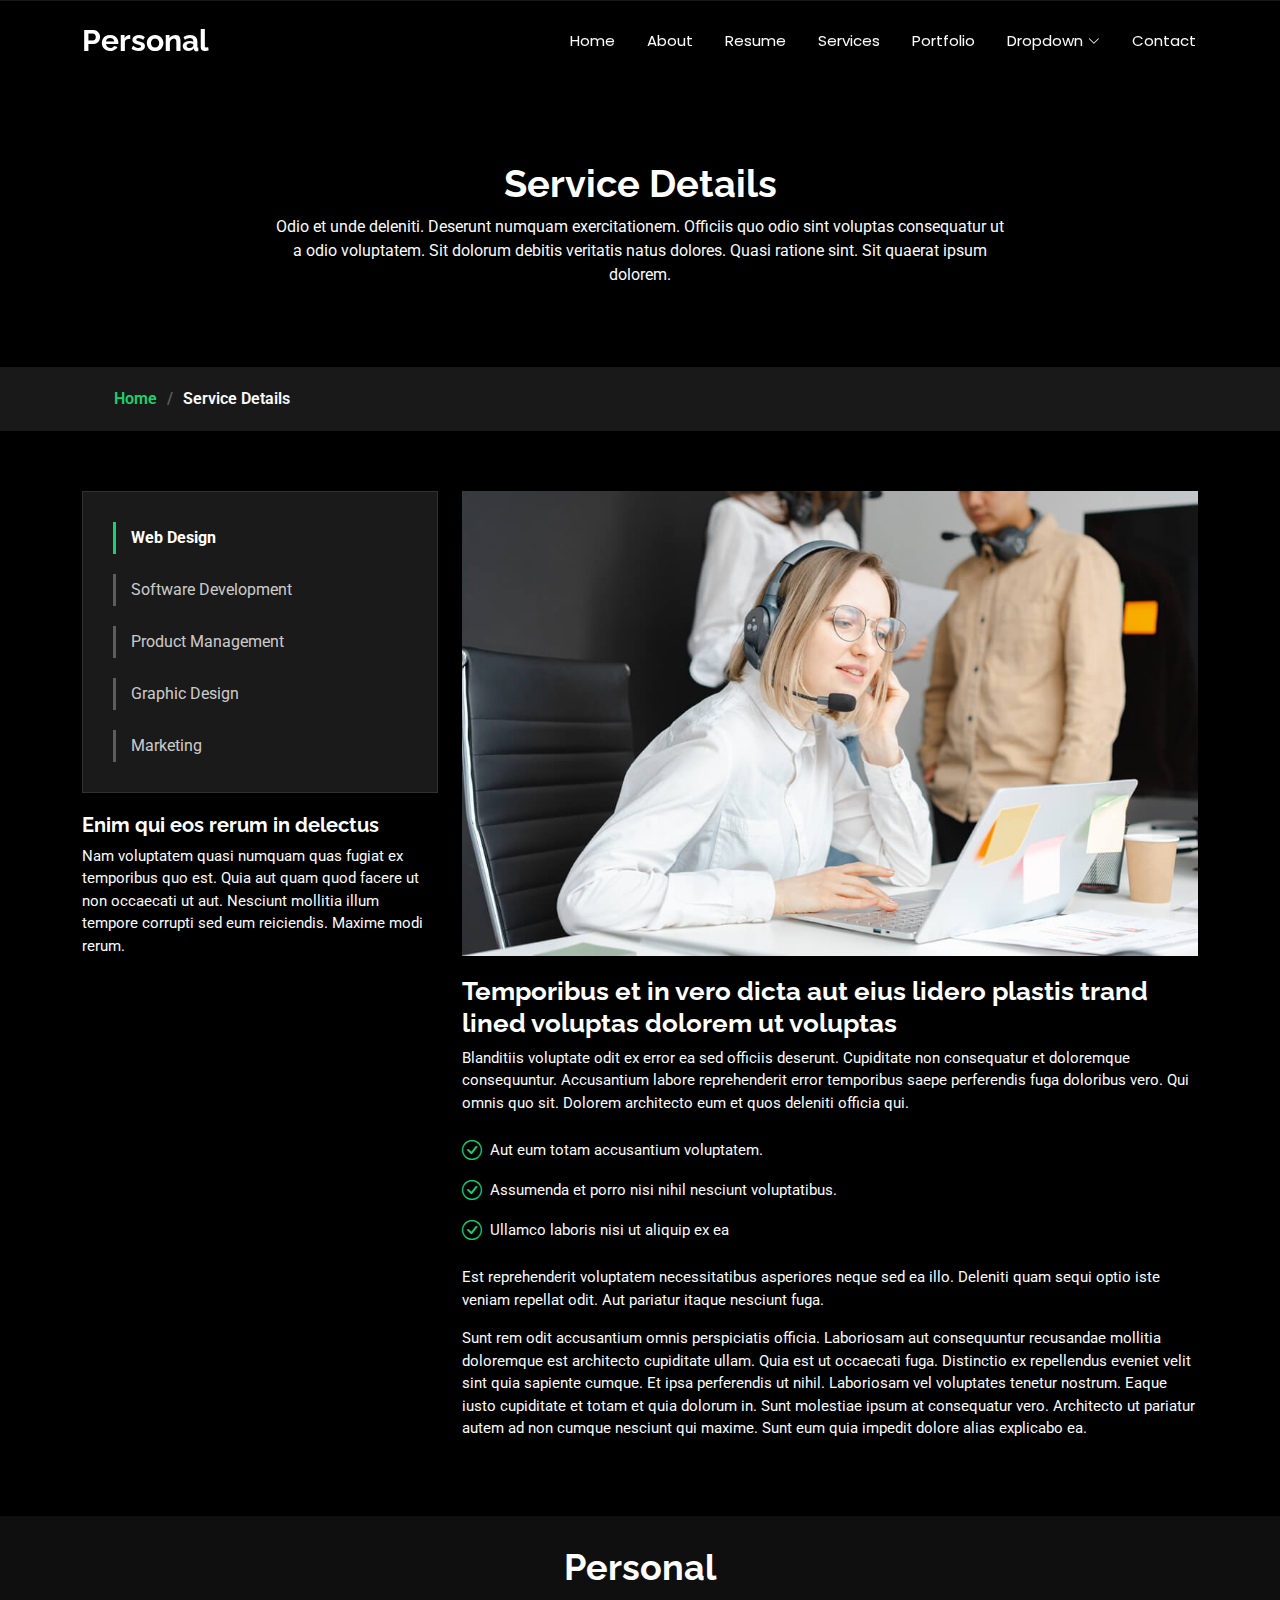
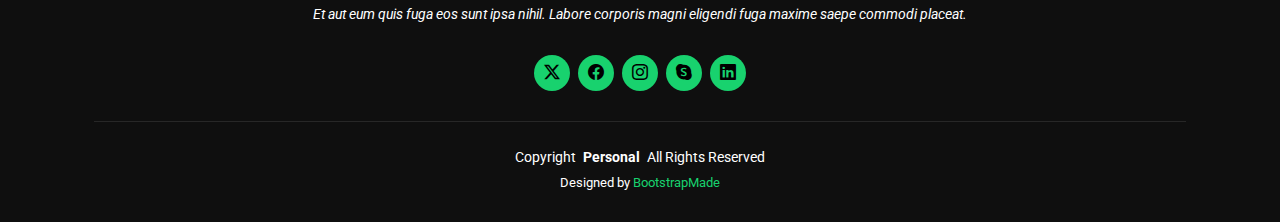
<file: service-details.html>
<!DOCTYPE html>
<html lang="en">

<head>
  <meta charset="utf-8">
  <meta content="width=device-width, initial-scale=1.0" name="viewport">
  <title>Service Details - Personal Bootstrap Template</title>
  <meta name="description" content="">
  <meta name="keywords" content="">

  <!-- Favicons -->
  <link href="assets/img/favicon.png" rel="icon">
  <link href="assets/img/apple-touch-icon.png" rel="apple-touch-icon">

  <!-- Fonts -->
  <link href="https://fonts.googleapis.com" rel="preconnect">
  <link href="https://fonts.gstatic.com" rel="preconnect" crossorigin>
  <link href="https://fonts.googleapis.com/css2?family=Roboto:ital,wght@0,100;0,300;0,400;0,500;0,700;0,900;1,100;1,300;1,400;1,500;1,700;1,900&family=Poppins:ital,wght@0,100;0,200;0,300;0,400;0,500;0,600;0,700;0,800;0,900;1,100;1,200;1,300;1,400;1,500;1,600;1,700;1,800;1,900&family=Raleway:ital,wght@0,100;0,200;0,300;0,400;0,500;0,600;0,700;0,800;0,900;1,100;1,200;1,300;1,400;1,500;1,600;1,700;1,800;1,900&display=swap" rel="stylesheet">

  <!-- Vendor CSS Files -->
  <link href="assets/vendor/bootstrap/css/bootstrap.min.css" rel="stylesheet">
  <link href="assets/vendor/bootstrap-icons/bootstrap-icons.css" rel="stylesheet">
  <link href="assets/vendor/aos/aos.css" rel="stylesheet">
  <link href="assets/vendor/swiper/swiper-bundle.min.css" rel="stylesheet">
  <link href="assets/vendor/glightbox/css/glightbox.min.css" rel="stylesheet">

  <!-- Main CSS File -->
  <link href="assets/css/main.css" rel="stylesheet">

  <!-- =======================================================
  * Template Name: Personal
  * Template URL: https://bootstrapmade.com/personal-free-resume-bootstrap-template/
  * Updated: Aug 07 2024 with Bootstrap v5.3.3
  * Author: BootstrapMade.com
  * License: https://bootstrapmade.com/license/
  ======================================================== -->
</head>

<body class="service-details-page">

  <header id="header" class="header d-flex align-items-center fixed-top">
    <div class="container-fluid container-xl position-relative d-flex align-items-center justify-content-between">

      <a href="index.html" class="logo d-flex align-items-center">
        <!-- Uncomment the line below if you also wish to use an image logo -->
        <!-- <img src="assets/img/logo.png" alt=""> -->
        <h1 class="sitename">Personal</h1>
      </a>

      <nav id="navmenu" class="navmenu">
        <ul>
          <li><a href="index.html">Home</a></li>
          <li><a href="about.html">About</a></li>
          <li><a href="resume.html">Resume</a></li>
          <li><a href="services.html">Services</a></li>
          <li><a href="portfolio.html">Portfolio</a></li>
          <li class="dropdown"><a href="#"><span>Dropdown</span> <i class="bi bi-chevron-down toggle-dropdown"></i></a>
            <ul>
              <li><a href="#">Dropdown 1</a></li>
              <li class="dropdown"><a href="#"><span>Deep Dropdown</span> <i class="bi bi-chevron-down toggle-dropdown"></i></a>
                <ul>
                  <li><a href="#">Deep Dropdown 1</a></li>
                  <li><a href="#">Deep Dropdown 2</a></li>
                  <li><a href="#">Deep Dropdown 3</a></li>
                  <li><a href="#">Deep Dropdown 4</a></li>
                  <li><a href="#">Deep Dropdown 5</a></li>
                </ul>
              </li>
              <li><a href="#">Dropdown 2</a></li>
              <li><a href="#">Dropdown 3</a></li>
              <li><a href="#">Dropdown 4</a></li>
            </ul>
          </li>
          <li><a href="contact.html">Contact</a></li>
        </ul>
        <i class="mobile-nav-toggle d-xl-none bi bi-list"></i>
      </nav>

    </div>
  </header>

  <main class="main">

    <!-- Page Title -->
    <div class="page-title" data-aos="fade">
      <div class="heading">
        <div class="container">
          <div class="row d-flex justify-content-center text-center">
            <div class="col-lg-8">
              <h1>Service Details</h1>
              <p class="mb-0">Odio et unde deleniti. Deserunt numquam exercitationem. Officiis quo odio sint voluptas consequatur ut a odio voluptatem. Sit dolorum debitis veritatis natus dolores. Quasi ratione sint. Sit quaerat ipsum dolorem.</p>
            </div>
          </div>
        </div>
      </div>
      <nav class="breadcrumbs">
        <div class="container">
          <ol>
            <li><a href="index.html">Home</a></li>
            <li class="current">Service Details</li>
          </ol>
        </div>
      </nav>
    </div><!-- End Page Title -->

    <!-- Service Details Section -->
    <section id="service-details" class="service-details section">

      <div class="container">

        <div class="row gy-4">

          <div class="col-lg-4" data-aos="fade-up" data-aos-delay="100">
            <div class="services-list">
              <a href="#" class="active">Web Design</a>
              <a href="#">Software Development</a>
              <a href="#">Product Management</a>
              <a href="#">Graphic Design</a>
              <a href="#">Marketing</a>
            </div>

            <h4>Enim qui eos rerum in delectus</h4>
            <p>Nam voluptatem quasi numquam quas fugiat ex temporibus quo est. Quia aut quam quod facere ut non occaecati ut aut. Nesciunt mollitia illum tempore corrupti sed eum reiciendis. Maxime modi rerum.</p>
          </div>

          <div class="col-lg-8" data-aos="fade-up" data-aos-delay="200">
            <img src="assets/img/services.jpg" alt="" class="img-fluid services-img">
            <h3>Temporibus et in vero dicta aut eius lidero plastis trand lined voluptas dolorem ut voluptas</h3>
            <p>
              Blanditiis voluptate odit ex error ea sed officiis deserunt. Cupiditate non consequatur et doloremque consequuntur. Accusantium labore reprehenderit error temporibus saepe perferendis fuga doloribus vero. Qui omnis quo sit. Dolorem architecto eum et quos deleniti officia qui.
            </p>
            <ul>
              <li><i class="bi bi-check-circle"></i> <span>Aut eum totam accusantium voluptatem.</span></li>
              <li><i class="bi bi-check-circle"></i> <span>Assumenda et porro nisi nihil nesciunt voluptatibus.</span></li>
              <li><i class="bi bi-check-circle"></i> <span>Ullamco laboris nisi ut aliquip ex ea</span></li>
            </ul>
            <p>
              Est reprehenderit voluptatem necessitatibus asperiores neque sed ea illo. Deleniti quam sequi optio iste veniam repellat odit. Aut pariatur itaque nesciunt fuga.
            </p>
            <p>
              Sunt rem odit accusantium omnis perspiciatis officia. Laboriosam aut consequuntur recusandae mollitia doloremque est architecto cupiditate ullam. Quia est ut occaecati fuga. Distinctio ex repellendus eveniet velit sint quia sapiente cumque. Et ipsa perferendis ut nihil. Laboriosam vel voluptates tenetur nostrum. Eaque iusto cupiditate et totam et quia dolorum in. Sunt molestiae ipsum at consequatur vero. Architecto ut pariatur autem ad non cumque nesciunt qui maxime. Sunt eum quia impedit dolore alias explicabo ea.
            </p>
          </div>

        </div>

      </div>

    </section><!-- /Service Details Section -->

  </main>

  <footer id="footer" class="footer dark-background">
    <div class="container">
      <h3 class="sitename">Personal</h3>
      <p>Et aut eum quis fuga eos sunt ipsa nihil. Labore corporis magni eligendi fuga maxime saepe commodi placeat.</p>
      <div class="social-links d-flex justify-content-center">
        <a href=""><i class="bi bi-twitter-x"></i></a>
        <a href=""><i class="bi bi-facebook"></i></a>
        <a href=""><i class="bi bi-instagram"></i></a>
        <a href=""><i class="bi bi-skype"></i></a>
        <a href=""><i class="bi bi-linkedin"></i></a>
      </div>
      <div class="container">
        <div class="copyright">
          <span>Copyright</span> <strong class="px-1 sitename">Personal</strong> <span>All Rights Reserved</span>
        </div>
        <div class="credits">
          <!-- All the links in the footer should remain intact. -->
          <!-- You can delete the links only if you've purchased the pro version. -->
          <!-- Licensing information: https://bootstrapmade.com/license/ -->
          <!-- Purchase the pro version with working PHP/AJAX contact form: [buy-url] -->
          Designed by <a href="https://bootstrapmade.com/">BootstrapMade</a>
        </div>
      </div>
    </div>
  </footer>

  <!-- Scroll Top -->
  <a href="#" id="scroll-top" class="scroll-top d-flex align-items-center justify-content-center"><i class="bi bi-arrow-up-short"></i></a>

  <!-- Preloader -->
  <div id="preloader"></div>

  <!-- Vendor JS Files -->
  <script src="assets/vendor/bootstrap/js/bootstrap.bundle.min.js"></script>
  <script src="assets/vendor/php-email-form/validate.js"></script>
  <script src="assets/vendor/aos/aos.js"></script>
  <script src="assets/vendor/typed.js/typed.umd.js"></script>
  <script src="assets/vendor/purecounter/purecounter_vanilla.js"></script>
  <script src="assets/vendor/waypoints/noframework.waypoints.js"></script>
  <script src="assets/vendor/swiper/swiper-bundle.min.js"></script>
  <script src="assets/vendor/glightbox/js/glightbox.min.js"></script>
  <script src="assets/vendor/imagesloaded/imagesloaded.pkgd.min.js"></script>
  <script src="assets/vendor/isotope-layout/isotope.pkgd.min.js"></script>

  <!-- Main JS File -->
  <script src="assets/js/main.js"></script>

</body>

</html>
</file>
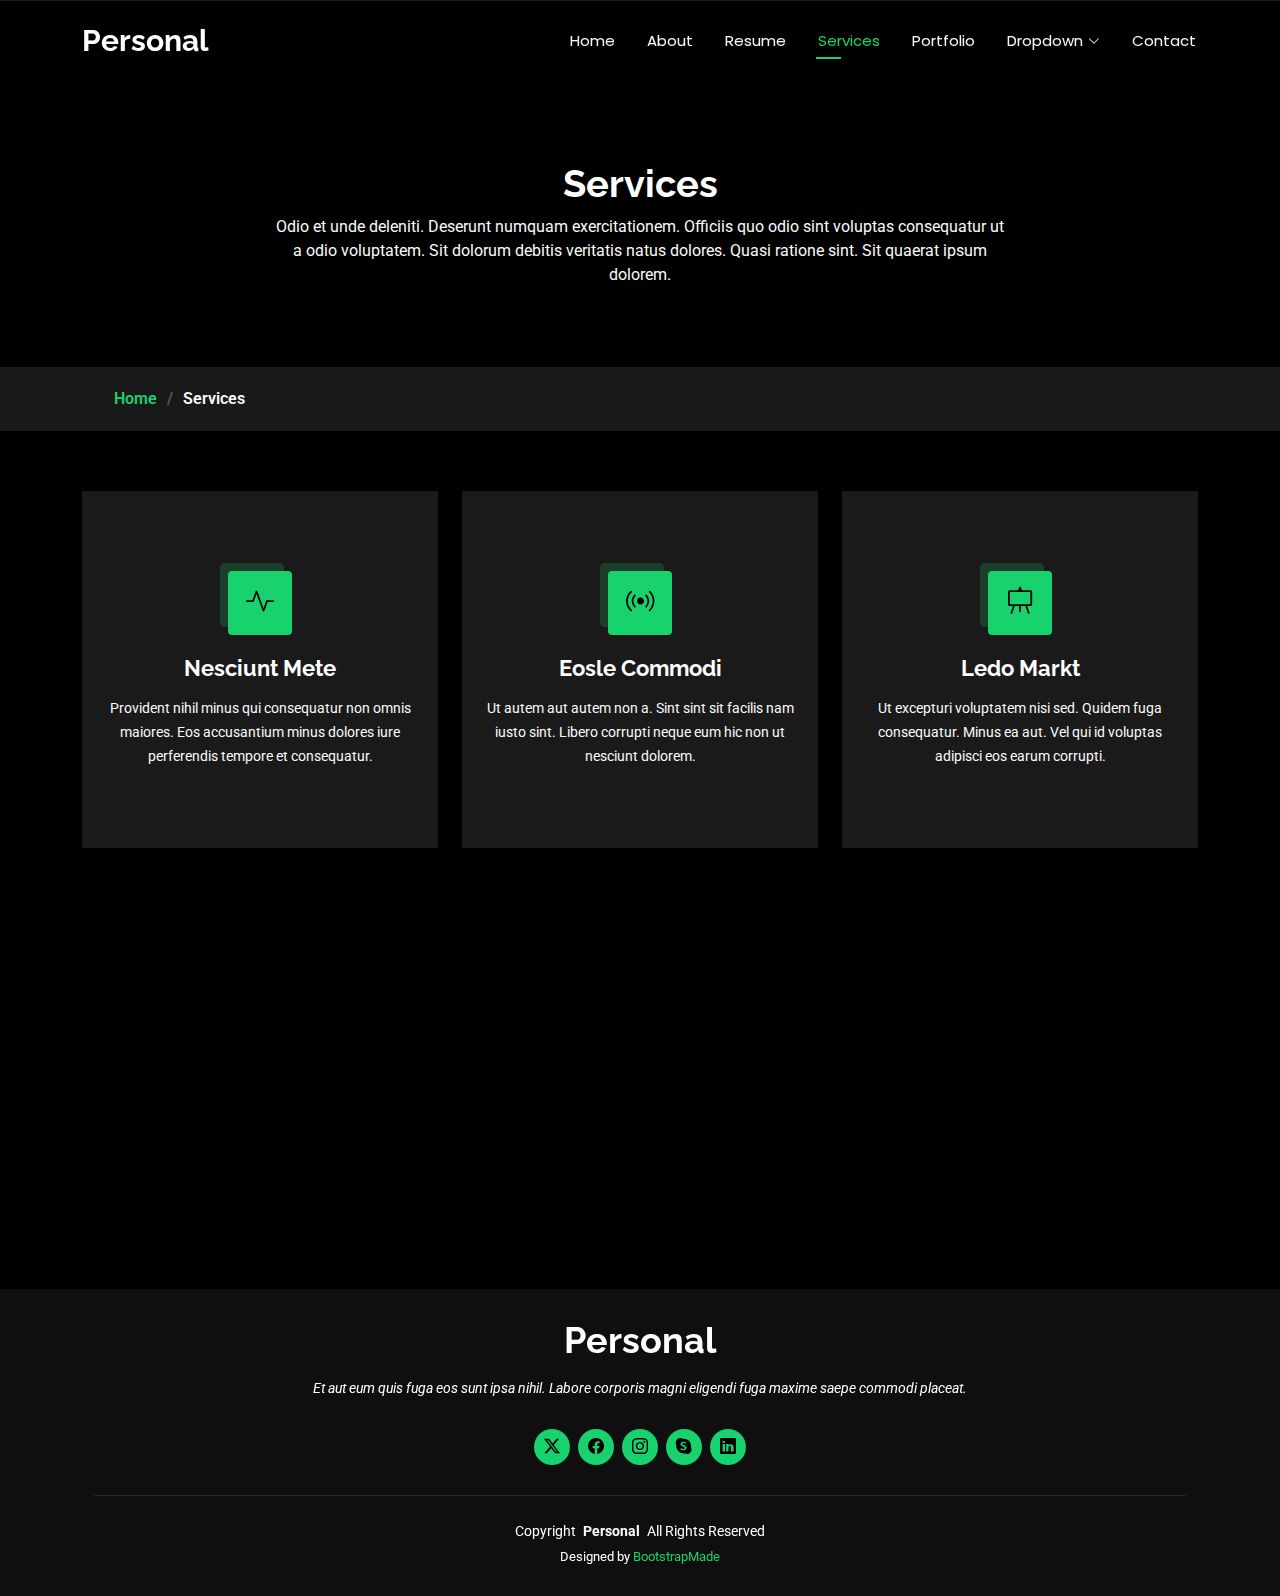
<file: services.html>
<!DOCTYPE html>
<html lang="en">

<head>
  <meta charset="utf-8">
  <meta content="width=device-width, initial-scale=1.0" name="viewport">
  <title>Services - Personal Bootstrap Template</title>
  <meta name="description" content="">
  <meta name="keywords" content="">

  <!-- Favicons -->
  <link href="assets/img/favicon.png" rel="icon">
  <link href="assets/img/apple-touch-icon.png" rel="apple-touch-icon">

  <!-- Fonts -->
  <link href="https://fonts.googleapis.com" rel="preconnect">
  <link href="https://fonts.gstatic.com" rel="preconnect" crossorigin>
  <link href="https://fonts.googleapis.com/css2?family=Roboto:ital,wght@0,100;0,300;0,400;0,500;0,700;0,900;1,100;1,300;1,400;1,500;1,700;1,900&family=Poppins:ital,wght@0,100;0,200;0,300;0,400;0,500;0,600;0,700;0,800;0,900;1,100;1,200;1,300;1,400;1,500;1,600;1,700;1,800;1,900&family=Raleway:ital,wght@0,100;0,200;0,300;0,400;0,500;0,600;0,700;0,800;0,900;1,100;1,200;1,300;1,400;1,500;1,600;1,700;1,800;1,900&display=swap" rel="stylesheet">

  <!-- Vendor CSS Files -->
  <link href="assets/vendor/bootstrap/css/bootstrap.min.css" rel="stylesheet">
  <link href="assets/vendor/bootstrap-icons/bootstrap-icons.css" rel="stylesheet">
  <link href="assets/vendor/aos/aos.css" rel="stylesheet">
  <link href="assets/vendor/swiper/swiper-bundle.min.css" rel="stylesheet">
  <link href="assets/vendor/glightbox/css/glightbox.min.css" rel="stylesheet">

  <!-- Main CSS File -->
  <link href="assets/css/main.css" rel="stylesheet">

  <!-- =======================================================
  * Template Name: Personal
  * Template URL: https://bootstrapmade.com/personal-free-resume-bootstrap-template/
  * Updated: Aug 07 2024 with Bootstrap v5.3.3
  * Author: BootstrapMade.com
  * License: https://bootstrapmade.com/license/
  ======================================================== -->
</head>

<body class="services-page">

  <header id="header" class="header d-flex align-items-center fixed-top">
    <div class="container-fluid container-xl position-relative d-flex align-items-center justify-content-between">

      <a href="index.html" class="logo d-flex align-items-center">
        <!-- Uncomment the line below if you also wish to use an image logo -->
        <!-- <img src="assets/img/logo.png" alt=""> -->
        <h1 class="sitename">Personal</h1>
      </a>

      <nav id="navmenu" class="navmenu">
        <ul>
          <li><a href="index.html">Home</a></li>
          <li><a href="about.html">About</a></li>
          <li><a href="resume.html">Resume</a></li>
          <li><a href="services.html" class="active">Services</a></li>
          <li><a href="portfolio.html">Portfolio</a></li>
          <li class="dropdown"><a href="#"><span>Dropdown</span> <i class="bi bi-chevron-down toggle-dropdown"></i></a>
            <ul>
              <li><a href="#">Dropdown 1</a></li>
              <li class="dropdown"><a href="#"><span>Deep Dropdown</span> <i class="bi bi-chevron-down toggle-dropdown"></i></a>
                <ul>
                  <li><a href="#">Deep Dropdown 1</a></li>
                  <li><a href="#">Deep Dropdown 2</a></li>
                  <li><a href="#">Deep Dropdown 3</a></li>
                  <li><a href="#">Deep Dropdown 4</a></li>
                  <li><a href="#">Deep Dropdown 5</a></li>
                </ul>
              </li>
              <li><a href="#">Dropdown 2</a></li>
              <li><a href="#">Dropdown 3</a></li>
              <li><a href="#">Dropdown 4</a></li>
            </ul>
          </li>
          <li><a href="contact.html">Contact</a></li>
        </ul>
        <i class="mobile-nav-toggle d-xl-none bi bi-list"></i>
      </nav>

    </div>
  </header>

  <main class="main">

    <!-- Page Title -->
    <div class="page-title" data-aos="fade">
      <div class="heading">
        <div class="container">
          <div class="row d-flex justify-content-center text-center">
            <div class="col-lg-8">
              <h1>Services</h1>
              <p class="mb-0">Odio et unde deleniti. Deserunt numquam exercitationem. Officiis quo odio sint voluptas consequatur ut a odio voluptatem. Sit dolorum debitis veritatis natus dolores. Quasi ratione sint. Sit quaerat ipsum dolorem.</p>
            </div>
          </div>
        </div>
      </div>
      <nav class="breadcrumbs">
        <div class="container">
          <ol>
            <li><a href="index.html">Home</a></li>
            <li class="current">Services</li>
          </ol>
        </div>
      </nav>
    </div><!-- End Page Title -->

    <!-- Services Section -->
    <section id="services" class="services section">

      <div class="container">

        <div class="row gy-4">

          <div class="col-lg-4 col-md-6" data-aos="fade-up" data-aos-delay="100">
            <div class="service-item  position-relative">
              <div class="icon">
                <i class="bi bi-activity"></i>
              </div>
              <a href="service-details.html" class="stretched-link">
                <h3>Nesciunt Mete</h3>
              </a>
              <p>Provident nihil minus qui consequatur non omnis maiores. Eos accusantium minus dolores iure perferendis tempore et consequatur.</p>
            </div>
          </div><!-- End Service Item -->

          <div class="col-lg-4 col-md-6" data-aos="fade-up" data-aos-delay="200">
            <div class="service-item position-relative">
              <div class="icon">
                <i class="bi bi-broadcast"></i>
              </div>
              <a href="service-details.html" class="stretched-link">
                <h3>Eosle Commodi</h3>
              </a>
              <p>Ut autem aut autem non a. Sint sint sit facilis nam iusto sint. Libero corrupti neque eum hic non ut nesciunt dolorem.</p>
            </div>
          </div><!-- End Service Item -->

          <div class="col-lg-4 col-md-6" data-aos="fade-up" data-aos-delay="300">
            <div class="service-item position-relative">
              <div class="icon">
                <i class="bi bi-easel"></i>
              </div>
              <a href="service-details.html" class="stretched-link">
                <h3>Ledo Markt</h3>
              </a>
              <p>Ut excepturi voluptatem nisi sed. Quidem fuga consequatur. Minus ea aut. Vel qui id voluptas adipisci eos earum corrupti.</p>
            </div>
          </div><!-- End Service Item -->

          <div class="col-lg-4 col-md-6" data-aos="fade-up" data-aos-delay="400">
            <div class="service-item position-relative">
              <div class="icon">
                <i class="bi bi-bounding-box-circles"></i>
              </div>
              <a href="service-details.html" class="stretched-link">
                <h3>Asperiores Commodit</h3>
              </a>
              <p>Non et temporibus minus omnis sed dolor esse consequatur. Cupiditate sed error ea fuga sit provident adipisci neque.</p>
              <a href="service-details.html" class="stretched-link"></a>
            </div>
          </div><!-- End Service Item -->

          <div class="col-lg-4 col-md-6" data-aos="fade-up" data-aos-delay="500">
            <div class="service-item position-relative">
              <div class="icon">
                <i class="bi bi-calendar4-week"></i>
              </div>
              <a href="service-details.html" class="stretched-link">
                <h3>Velit Doloremque</h3>
              </a>
              <p>Cumque et suscipit saepe. Est maiores autem enim facilis ut aut ipsam corporis aut. Sed animi at autem alias eius labore.</p>
              <a href="service-details.html" class="stretched-link"></a>
            </div>
          </div><!-- End Service Item -->

          <div class="col-lg-4 col-md-6" data-aos="fade-up" data-aos-delay="600">
            <div class="service-item position-relative">
              <div class="icon">
                <i class="bi bi-chat-square-text"></i>
              </div>
              <a href="service-details.html" class="stretched-link">
                <h3>Dolori Architecto</h3>
              </a>
              <p>Hic molestias ea quibusdam eos. Fugiat enim doloremque aut neque non et debitis iure. Corrupti recusandae ducimus enim.</p>
              <a href="service-details.html" class="stretched-link"></a>
            </div>
          </div><!-- End Service Item -->

        </div>

      </div>

    </section><!-- /Services Section -->

  </main>

  <footer id="footer" class="footer dark-background">
    <div class="container">
      <h3 class="sitename">Personal</h3>
      <p>Et aut eum quis fuga eos sunt ipsa nihil. Labore corporis magni eligendi fuga maxime saepe commodi placeat.</p>
      <div class="social-links d-flex justify-content-center">
        <a href=""><i class="bi bi-twitter-x"></i></a>
        <a href=""><i class="bi bi-facebook"></i></a>
        <a href=""><i class="bi bi-instagram"></i></a>
        <a href=""><i class="bi bi-skype"></i></a>
        <a href=""><i class="bi bi-linkedin"></i></a>
      </div>
      <div class="container">
        <div class="copyright">
          <span>Copyright</span> <strong class="px-1 sitename">Personal</strong> <span>All Rights Reserved</span>
        </div>
        <div class="credits">
          <!-- All the links in the footer should remain intact. -->
          <!-- You can delete the links only if you've purchased the pro version. -->
          <!-- Licensing information: https://bootstrapmade.com/license/ -->
          <!-- Purchase the pro version with working PHP/AJAX contact form: [buy-url] -->
          Designed by <a href="https://bootstrapmade.com/">BootstrapMade</a>
        </div>
      </div>
    </div>
  </footer>

  <!-- Scroll Top -->
  <a href="#" id="scroll-top" class="scroll-top d-flex align-items-center justify-content-center"><i class="bi bi-arrow-up-short"></i></a>

  <!-- Preloader -->
  <div id="preloader"></div>

  <!-- Vendor JS Files -->
  <script src="assets/vendor/bootstrap/js/bootstrap.bundle.min.js"></script>
  <script src="assets/vendor/php-email-form/validate.js"></script>
  <script src="assets/vendor/aos/aos.js"></script>
  <script src="assets/vendor/typed.js/typed.umd.js"></script>
  <script src="assets/vendor/purecounter/purecounter_vanilla.js"></script>
  <script src="assets/vendor/waypoints/noframework.waypoints.js"></script>
  <script src="assets/vendor/swiper/swiper-bundle.min.js"></script>
  <script src="assets/vendor/glightbox/js/glightbox.min.js"></script>
  <script src="assets/vendor/imagesloaded/imagesloaded.pkgd.min.js"></script>
  <script src="assets/vendor/isotope-layout/isotope.pkgd.min.js"></script>

  <!-- Main JS File -->
  <script src="assets/js/main.js"></script>

</body>

</html>
</file>
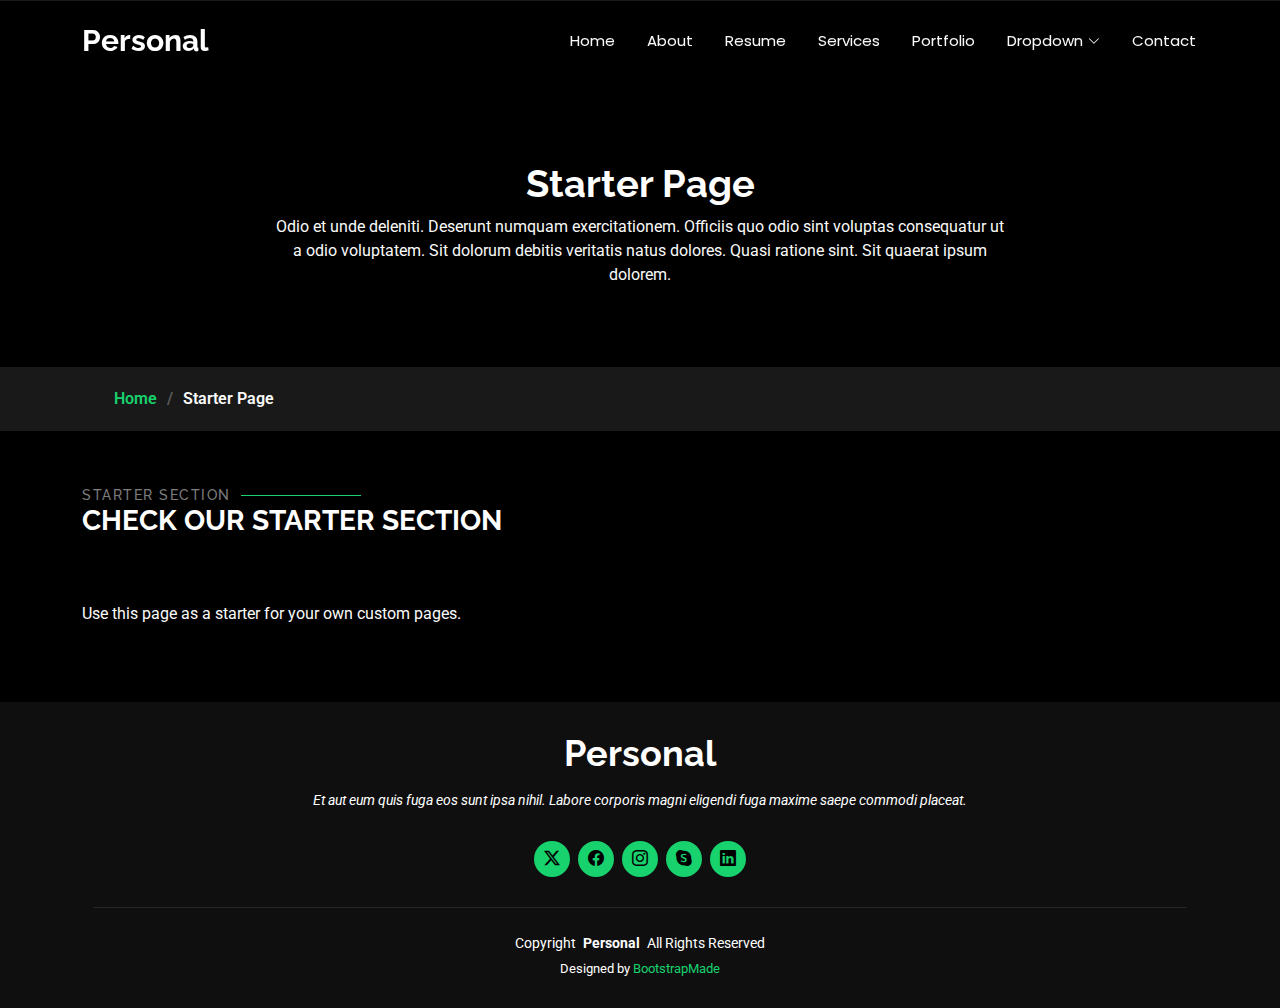
<file: starter-page.html>
<!DOCTYPE html>
<html lang="en">

<head>
  <meta charset="utf-8">
  <meta content="width=device-width, initial-scale=1.0" name="viewport">
  <title>Starter Page - Personal Bootstrap Template</title>
  <meta name="description" content="">
  <meta name="keywords" content="">

  <!-- Favicons -->
  <link href="assets/img/favicon.png" rel="icon">
  <link href="assets/img/apple-touch-icon.png" rel="apple-touch-icon">

  <!-- Fonts -->
  <link href="https://fonts.googleapis.com" rel="preconnect">
  <link href="https://fonts.gstatic.com" rel="preconnect" crossorigin>
  <link href="https://fonts.googleapis.com/css2?family=Roboto:ital,wght@0,100;0,300;0,400;0,500;0,700;0,900;1,100;1,300;1,400;1,500;1,700;1,900&family=Poppins:ital,wght@0,100;0,200;0,300;0,400;0,500;0,600;0,700;0,800;0,900;1,100;1,200;1,300;1,400;1,500;1,600;1,700;1,800;1,900&family=Raleway:ital,wght@0,100;0,200;0,300;0,400;0,500;0,600;0,700;0,800;0,900;1,100;1,200;1,300;1,400;1,500;1,600;1,700;1,800;1,900&display=swap" rel="stylesheet">

  <!-- Vendor CSS Files -->
  <link href="assets/vendor/bootstrap/css/bootstrap.min.css" rel="stylesheet">
  <link href="assets/vendor/bootstrap-icons/bootstrap-icons.css" rel="stylesheet">
  <link href="assets/vendor/aos/aos.css" rel="stylesheet">
  <link href="assets/vendor/swiper/swiper-bundle.min.css" rel="stylesheet">
  <link href="assets/vendor/glightbox/css/glightbox.min.css" rel="stylesheet">

  <!-- Main CSS File -->
  <link href="assets/css/main.css" rel="stylesheet">

  <!-- =======================================================
  * Template Name: Personal
  * Template URL: https://bootstrapmade.com/personal-free-resume-bootstrap-template/
  * Updated: Aug 07 2024 with Bootstrap v5.3.3
  * Author: BootstrapMade.com
  * License: https://bootstrapmade.com/license/
  ======================================================== -->
</head>

<body class="starter-page-page">

  <header id="header" class="header d-flex align-items-center fixed-top">
    <div class="container-fluid container-xl position-relative d-flex align-items-center justify-content-between">

      <a href="index.html" class="logo d-flex align-items-center">
        <!-- Uncomment the line below if you also wish to use an image logo -->
        <!-- <img src="assets/img/logo.png" alt=""> -->
        <h1 class="sitename">Personal</h1>
      </a>

      <nav id="navmenu" class="navmenu">
        <ul>
          <li><a href="index.html">Home</a></li>
          <li><a href="about.html">About</a></li>
          <li><a href="resume.html">Resume</a></li>
          <li><a href="services.html">Services</a></li>
          <li><a href="portfolio.html">Portfolio</a></li>
          <li class="dropdown"><a href="#"><span>Dropdown</span> <i class="bi bi-chevron-down toggle-dropdown"></i></a>
            <ul>
              <li><a href="#">Dropdown 1</a></li>
              <li class="dropdown"><a href="#"><span>Deep Dropdown</span> <i class="bi bi-chevron-down toggle-dropdown"></i></a>
                <ul>
                  <li><a href="#">Deep Dropdown 1</a></li>
                  <li><a href="#">Deep Dropdown 2</a></li>
                  <li><a href="#">Deep Dropdown 3</a></li>
                  <li><a href="#">Deep Dropdown 4</a></li>
                  <li><a href="#">Deep Dropdown 5</a></li>
                </ul>
              </li>
              <li><a href="#">Dropdown 2</a></li>
              <li><a href="#">Dropdown 3</a></li>
              <li><a href="#">Dropdown 4</a></li>
            </ul>
          </li>
          <li><a href="contact.html">Contact</a></li>
        </ul>
        <i class="mobile-nav-toggle d-xl-none bi bi-list"></i>
      </nav>

    </div>
  </header>

  <main class="main">

    <!-- Page Title -->
    <div class="page-title" data-aos="fade">
      <div class="heading">
        <div class="container">
          <div class="row d-flex justify-content-center text-center">
            <div class="col-lg-8">
              <h1>Starter Page</h1>
              <p class="mb-0">Odio et unde deleniti. Deserunt numquam exercitationem. Officiis quo odio sint voluptas consequatur ut a odio voluptatem. Sit dolorum debitis veritatis natus dolores. Quasi ratione sint. Sit quaerat ipsum dolorem.</p>
            </div>
          </div>
        </div>
      </div>
      <nav class="breadcrumbs">
        <div class="container">
          <ol>
            <li><a href="index.html">Home</a></li>
            <li class="current">Starter Page</li>
          </ol>
        </div>
      </nav>
    </div><!-- End Page Title -->

    <!-- Starter Section Section -->
    <section id="starter-section" class="starter-section section">

      <!-- Section Title -->
      <div class="container section-title" data-aos="fade-up">
        <h2>Starter Section</h2>
        <div><span>Check Our</span> <span class="description-title">Starter Section</span></div>
      </div><!-- End Section Title -->

      <div class="container" data-aos="fade-up">
        <p>Use this page as a starter for your own custom pages.</p>
      </div>

    </section><!-- /Starter Section Section -->

  </main>

  <footer id="footer" class="footer dark-background">
    <div class="container">
      <h3 class="sitename">Personal</h3>
      <p>Et aut eum quis fuga eos sunt ipsa nihil. Labore corporis magni eligendi fuga maxime saepe commodi placeat.</p>
      <div class="social-links d-flex justify-content-center">
        <a href=""><i class="bi bi-twitter-x"></i></a>
        <a href=""><i class="bi bi-facebook"></i></a>
        <a href=""><i class="bi bi-instagram"></i></a>
        <a href=""><i class="bi bi-skype"></i></a>
        <a href=""><i class="bi bi-linkedin"></i></a>
      </div>
      <div class="container">
        <div class="copyright">
          <span>Copyright</span> <strong class="px-1 sitename">Personal</strong> <span>All Rights Reserved</span>
        </div>
        <div class="credits">
          <!-- All the links in the footer should remain intact. -->
          <!-- You can delete the links only if you've purchased the pro version. -->
          <!-- Licensing information: https://bootstrapmade.com/license/ -->
          <!-- Purchase the pro version with working PHP/AJAX contact form: [buy-url] -->
          Designed by <a href="https://bootstrapmade.com/">BootstrapMade</a>
        </div>
      </div>
    </div>
  </footer>

  <!-- Scroll Top -->
  <a href="#" id="scroll-top" class="scroll-top d-flex align-items-center justify-content-center"><i class="bi bi-arrow-up-short"></i></a>

  <!-- Preloader -->
  <div id="preloader"></div>

  <!-- Vendor JS Files -->
  <script src="assets/vendor/bootstrap/js/bootstrap.bundle.min.js"></script>
  <script src="assets/vendor/php-email-form/validate.js"></script>
  <script src="assets/vendor/aos/aos.js"></script>
  <script src="assets/vendor/typed.js/typed.umd.js"></script>
  <script src="assets/vendor/purecounter/purecounter_vanilla.js"></script>
  <script src="assets/vendor/waypoints/noframework.waypoints.js"></script>
  <script src="assets/vendor/swiper/swiper-bundle.min.js"></script>
  <script src="assets/vendor/glightbox/js/glightbox.min.js"></script>
  <script src="assets/vendor/imagesloaded/imagesloaded.pkgd.min.js"></script>
  <script src="assets/vendor/isotope-layout/isotope.pkgd.min.js"></script>

  <!-- Main JS File -->
  <script src="assets/js/main.js"></script>

</body>

</html>
</file>
<file: css/style.css>
/* -------------------------------- 

Primary style

-------------------------------- */
*, *::after, *::before {
  -webkit-box-sizing: border-box;
          box-sizing: border-box;
}

html {
  font-size: 62.5%;
}

body {
  font-size: 1.6rem;
  font-family: "Merriweather", serif;
  color: #71495b;
  background-color: #3e253c;
}

/* -------------------------------- 

Icons Filling Effect - by RebelX127001

-------------------------------- */
header {
  display: table;
  width: 100%;
  height: 50vh;
  background-color: #3e253c;
  z-index: 2;
}

header h1 {
  display: table-cell;
  vertical-align: middle;
  text-align: center;
  color: #699ec0;
  font-size: 2.6rem;
}

.cd-icons-filling {
  width: 90%;
  max-width: 1170px;
  margin: 0 auto;
  /* hide ::after pseudo element - fix for Edge 15 and below */
  overflow: hidden;
}

.cd-icons-filling::before, .cd-icons-filling::after {
  /* the 2 underneath colored sections */
  /* fix flickering on Edge 15 and below */
  content: '/';
  color: transparent;
  position: fixed;
  /* trick to remove flickering on resize */
  width: calc(90% - 2px);
  max-width: 1170px;
  left: 50%;
  right: auto;
  -webkit-transform: translateX(-50%);
      -ms-transform: translateX(-50%);
          transform: translateX(-50%);
  height: 50vh;
  z-index: -1;
}

.cd-icons-filling::before {
  /* fix bug - ::before element visible before starting scrolling */
  top: -1px;
  background-color: #f4bd89;
  -webkit-transition: all 0.8s;
  transition: all 0.8s;
}

.cd-icons-filling::after {
  top: 50%;
  background-color: #71495b;
}

.cd-service {
  position: relative;
  z-index: 2;
  min-height: 50px;
  margin-left: 56px;
  background-color: #3e253c;
  padding: 1em 1em 4em;
}

.cd-service::before, .cd-service::after {
  content: '';
  position: absolute;
  width: 56px;
  right: 100%;
  z-index: 2;
}

.cd-service::before {
  top: 0;
  height: 50px;
  background-repeat: no-repeat;
}

.cd-service::after {
  top: 50px;
  bottom: 0;
  background-image: url("../img/cd-pattern-small.svg");
  background-repeat: repeat-y;
}

.cd-service.cd-service--divider::after {
  top: 0;
}

.cd-service.cd-service--divider:last-child {
  display: none;
}

.cd-service.cd-service--1::before {
  background-image: url("../img/cd-icon-1-small.svg");
}

.cd-service.cd-service--2::before {
  background-image: url("../img/cd-icon-2-small.svg");
}

.cd-service.cd-service--3::before {
  background-image: url("../img/cd-icon-3-small.svg");
}

.cd-service.cd-service--4::before {
  background-image: url("../img/cd-icon-4-small.svg");
}

.cd-service h2 {
  text-transform: uppercase;
  color: white;
  margin-bottom: 1em;
  font-family: "Merriweather Sans", sans-serif;
}

.cd-service p {
  font-size: 1.4rem;
  line-height: 1.4;
  color: rgba(255, 255, 255, 0.5);
}

@media only screen and (min-width: 1170px) {
  .cd-service {
    min-height: 525px;
    margin-left: 420px;
    padding: 6em 2em;
  }
  .cd-service::before, .cd-service::after {
    width: 420px;
  }
  .cd-service::before {
    height: 325px;
  }
  .cd-service::after {
    top: 325px;
    background-image: url("../img/cd-pattern-large.svg");
  }
  .cd-service.cd-service--divider:first-child, .cd-service.cd-service--divider:last-child {
    min-height: 50px;
    padding: 0;
  }
  .cd-service.cd-service--divider:last-child {
    display: block;
  }
  .cd-service.cd-service--1::before {
    background-image: url("../img/cd-icon-1-large.svg");
  }
  .cd-service.cd-service--2::before {
    background-image: url("../img/cd-icon-2-large.svg");
  }
  .cd-service.cd-service--3::before {
    background-image: url("../img/cd-icon-3-large.svg");
  }
  .cd-service.cd-service--4::before {
    background-image: url("../img/cd-icon-4-large.svg");
  }
  .cd-service h2, .cd-service p {
    color: #71495b;
    -webkit-transition: color 0.5s;
    transition: color 0.5s;
  }
  .cd-service h2 {
    font-size: 3rem;
  }
  .cd-service p {
    font-size: 1.8rem;
    line-height: 1.6;
  }
  .cd-service.cd-service--focus h2 {
    color: white;
  }
  .cd-service.cd-service--focus p {
    color: rgba(255, 255, 255, 0.5);
  }
}

footer {
  position: relative;
  height: 50vh;
  background: #3e253c;
  z-index: 2;
}
</file>
<file: css/demo.css>
/* demo style */
.cd-nugget-info {
  text-align: center;
  position: absolute;
  width: 100%;
  height: 50px;
  line-height: 50px;
  left: 0;
  top: 10px;
  font-family: "Merriweather Sans", sans-serif;
}
.cd-nugget-info a {
  position: relative;
  font-size: 14px;
  color: #c06c69;
  text-decoration: none;
  -webkit-transition: all 0.2s;
  -moz-transition: all 0.2s;
  transition: all 0.2s;
}
.cd-nugget-info a:hover {
  opacity: .8;
}
.cd-nugget-info span {
  vertical-align: middle;
  display: inline-block;
}
.cd-nugget-info span svg {
  display: block;
}
.cd-nugget-info .cd-nugget-info-arrow {
  fill: #c06c69;
}
</file>
<file: assets/css/main.css>
/**
* Template Name: Personal
* Template URL: https://bootstrapmade.com/personal-free-resume-bootstrap-template/
* Updated: Aug 07 2024 with Bootstrap v5.3.3
* Author: BootstrapMade.com
* License: https://bootstrapmade.com/license/
*/

/*--------------------------------------------------------------
# Font & Color Variables
# Help: https://bootstrapmade.com/color-system/
--------------------------------------------------------------*/
/* Fonts */
:root {
  --default-font: "Roboto",  system-ui, -apple-system, "Segoe UI", Roboto, "Helvetica Neue", Arial, "Noto Sans", "Liberation Sans", sans-serif, "Apple Color Emoji", "Segoe UI Emoji", "Segoe UI Symbol", "Noto Color Emoji";
  --heading-font: "Raleway",  sans-serif;
  --nav-font: "Poppins",  sans-serif;
}

/* Global Colors - The following color variables are used throughout the website. Updating them here will change the color scheme of the entire website */
:root { 
  --background-color: #000000; /* Background color for the entire website, including individual sections */
  --default-color: #fafafa; /* Default color used for the majority of the text content across the entire website */
  --heading-color: #ffffff; /* Color for headings, subheadings and title throughout the website */
  --accent-color: #18d26e; /* Accent color that represents your brand on the website. It's used for buttons, links, and other elements that need to stand out */
  --surface-color: #1a1a1a; /* The surface color is used as a background of boxed elements within sections, such as cards, icon boxes, or other elements that require a visual separation from the global background. */
  --contrast-color: #000000; /* Contrast color for text, ensuring readability against backgrounds of accent, heading, or default colors. */
}

/* Nav Menu Colors - The following color variables are used specifically for the navigation menu. They are separate from the global colors to allow for more customization options */
:root {
  --nav-color: #fafafa;  /* The default color of the main navmenu links */
  --nav-hover-color: #18d26e; /* Applied to main navmenu links when they are hovered over or active */
  --nav-mobile-background-color: #1a1a1a; /* Used as the background color for mobile navigation menu */
  --nav-dropdown-background-color: #1a1a1a; /* Used as the background color for dropdown items that appear when hovering over primary navigation items */
  --nav-dropdown-color: #fafafa; /* Used for navigation links of the dropdown items in the navigation menu. */
  --nav-dropdown-hover-color: #18d26e; /* Similar to --nav-hover-color, this color is applied to dropdown navigation links when they are hovered over. */
}

/* Color Presets - These classes override global colors when applied to any section or element, providing reuse of the sam color scheme. */

.light-background {
  --background-color: #1a1a1a;
  --surface-color: #343434;
}

.dark-background {
  --background-color: rgba(15, 15, 15, 0.975);
  --default-color: #ffffff;
  --heading-color: #ffffff;
  --surface-color: #292929f9;
  --contrast-color: #000000;
}

/* Smooth scroll */
:root {
  scroll-behavior: smooth;
}

/*--------------------------------------------------------------
# General Styling & Shared Classes
--------------------------------------------------------------*/
body {
  color: var(--default-color);
  background-color: var(--background-color);
  font-family: var(--default-font);
}

a {
  color: var(--accent-color);
  text-decoration: none;
  transition: 0.3s;
}

a:hover {
  color: color-mix(in srgb, var(--accent-color), transparent 25%);
  text-decoration: none;
}

h1,
h2,
h3,
h4,
h5,
h6 {
  color: var(--heading-color);
  font-family: var(--heading-font);
}

/* PHP Email Form Messages
------------------------------*/
.php-email-form .error-message {
  display: none;
  background: #df1529;
  color: #ffffff;
  text-align: left;
  padding: 15px;
  margin-bottom: 24px;
  font-weight: 600;
}

.php-email-form .sent-message {
  display: none;
  color: #ffffff;
  background: #059652;
  text-align: center;
  padding: 15px;
  margin-bottom: 24px;
  font-weight: 600;
}

.php-email-form .loading {
  display: none;
  background: var(--surface-color);
  text-align: center;
  padding: 15px;
  margin-bottom: 24px;
}

.php-email-form .loading:before {
  content: "";
  display: inline-block;
  border-radius: 50%;
  width: 24px;
  height: 24px;
  margin: 0 10px -6px 0;
  border: 3px solid var(--accent-color);
  border-top-color: var(--surface-color);
  animation: php-email-form-loading 1s linear infinite;
}

@keyframes php-email-form-loading {
  0% {
    transform: rotate(0deg);
  }

  100% {
    transform: rotate(360deg);
  }
}

/*--------------------------------------------------------------
# Global Header
--------------------------------------------------------------*/
.header {
  --background-color: rgba(0, 0, 0, 0);
  color: var(--default-color);
  background-color: var(--background-color);
  padding: 15px 0;
  transition: all 0.5s;
  z-index: 997;
}

.header .logo {
  line-height: 1;
}

.header .logo img {
  max-height: 32px;
  margin-right: 8px;
}

.header .logo h1 {
  font-size: 30px;
  margin: 0;
  font-weight: 700;
  color: var(--heading-color);
}

.scrolled .header {
  box-shadow: 0px 0 18px rgba(0, 0, 0, 0.1);
}

/* Global Header on Scroll
------------------------------*/
.scrolled .header {
  --background-color: rgba(0, 0, 0, 0.8);
}

/*--------------------------------------------------------------
# Navigation Menu
--------------------------------------------------------------*/
/* Desktop Navigation */
@media (min-width: 1200px) {
  .navmenu {
    padding: 0;
  }

  .navmenu ul {
    margin: 0;
    padding: 0;
    display: flex;
    list-style: none;
    align-items: center;
  }

  .navmenu li {
    position: relative;
  }

  .navmenu>ul>li {
    white-space: nowrap;
    padding: 15px 14px;
  }

  .navmenu>ul>li:last-child {
    padding-right: 0;
  }

  .navmenu a,
  .navmenu a:focus {
    color: var(--nav-color);
    font-size: 15px;
    padding: 0 2px;
    font-family: var(--nav-font);
    font-weight: 400;
    display: flex;
    align-items: center;
    justify-content: space-between;
    white-space: nowrap;
    transition: 0.3s;
    position: relative;
  }

  .navmenu a i,
  .navmenu a:focus i {
    font-size: 12px;
    line-height: 0;
    margin-left: 5px;
    transition: 0.3s;
  }

  .navmenu>ul>li>a:before {
    content: "";
    position: absolute;
    height: 2px;
    bottom: -6px;
    left: 0;
    background-color: var(--nav-hover-color);
    visibility: hidden;
    width: 0px;
    transition: all 0.3s ease-in-out 0s;
  }

  .navmenu a:hover:before,
  .navmenu li:hover>a:before,
  .navmenu .active:before {
    visibility: visible;
    width: 25px;
  }

  .navmenu li:hover>a,
  .navmenu .active,
  .navmenu .active:focus {
    color: var(--nav-hover-color);
  }

  .navmenu .dropdown ul {
    margin: 0;
    padding: 10px 0;
    background: var(--nav-dropdown-background-color);
    display: block;
    position: absolute;
    visibility: hidden;
    left: 14px;
    top: 130%;
    opacity: 0;
    transition: 0.3s;
    border-radius: 4px;
    z-index: 99;
    box-shadow: 0px 0px 30px rgba(0, 0, 0, 0.1);
  }

  .navmenu .dropdown ul li {
    min-width: 200px;
  }

  .navmenu .dropdown ul a {
    padding: 10px 20px;
    font-size: 15px;
    text-transform: none;
    color: var(--nav-dropdown-color);
  }

  .navmenu .dropdown ul a i {
    font-size: 12px;
  }

  .navmenu .dropdown ul a:hover,
  .navmenu .dropdown ul .active:hover,
  .navmenu .dropdown ul li:hover>a {
    color: var(--nav-dropdown-hover-color);
  }

  .navmenu .dropdown:hover>ul {
    opacity: 1;
    top: 100%;
    visibility: visible;
  }

  .navmenu .dropdown .dropdown ul {
    top: 0;
    left: -90%;
    visibility: hidden;
  }

  .navmenu .dropdown .dropdown:hover>ul {
    opacity: 1;
    top: 0;
    left: -100%;
    visibility: visible;
  }
}

/* Mobile Navigation */
@media (max-width: 1199px) {
  .mobile-nav-toggle {
    color: var(--nav-color);
    font-size: 28px;
    line-height: 0;
    margin-right: 10px;
    cursor: pointer;
    transition: color 0.3s;
  }

  .navmenu {
    padding: 0;
    z-index: 9997;
  }

  .navmenu ul {
    display: none;
    list-style: none;
    position: absolute;
    inset: 60px 20px 20px 20px;
    padding: 10px 0;
    margin: 0;
    border-radius: 6px;
    background-color: var(--nav-mobile-background-color);
    border: 1px solid color-mix(in srgb, var(--default-color), transparent 90%);
    box-shadow: none;
    overflow-y: auto;
    transition: 0.3s;
    z-index: 9998;
  }

  .navmenu a,
  .navmenu a:focus {
    color: var(--nav-dropdown-color);
    padding: 10px 20px;
    font-family: var(--nav-font);
    font-size: 17px;
    font-weight: 500;
    display: flex;
    align-items: center;
    justify-content: space-between;
    white-space: nowrap;
    transition: 0.3s;
  }

  .navmenu a i,
  .navmenu a:focus i {
    font-size: 12px;
    line-height: 0;
    margin-left: 5px;
    width: 30px;
    height: 30px;
    display: flex;
    align-items: center;
    justify-content: center;
    border-radius: 50%;
    transition: 0.3s;
    background-color: color-mix(in srgb, var(--accent-color), transparent 90%);
  }

  .navmenu a i:hover,
  .navmenu a:focus i:hover {
    background-color: var(--accent-color);
    color: var(--contrast-color);
  }

  .navmenu a:hover,
  .navmenu .active,
  .navmenu .active:focus {
    color: var(--nav-dropdown-hover-color);
  }

  .navmenu .active i,
  .navmenu .active:focus i {
    background-color: var(--accent-color);
    color: var(--contrast-color);
    transform: rotate(180deg);
  }

  .navmenu .dropdown ul {
    position: static;
    display: none;
    z-index: 99;
    padding: 10px 0;
    margin: 10px 20px;
    background-color: var(--nav-dropdown-background-color);
    transition: all 0.5s ease-in-out;
  }

  .navmenu .dropdown ul ul {
    background-color: rgba(33, 37, 41, 0.1);
  }

  .navmenu .dropdown>.dropdown-active {
    display: block;
    background-color: rgba(33, 37, 41, 0.03);
  }

  .mobile-nav-active {
    overflow: hidden;
  }

  .mobile-nav-active .mobile-nav-toggle {
    color: #fff;
    position: absolute;
    font-size: 32px;
    top: 15px;
    right: 15px;
    margin-right: 0;
    z-index: 9999;
  }

  .mobile-nav-active .navmenu {
    position: fixed;
    overflow: hidden;
    inset: 0;
    background: rgba(33, 37, 41, 0.8);
    transition: 0.3s;
  }

  .mobile-nav-active .navmenu>ul {
    display: block;
  }
}

/*--------------------------------------------------------------
# Global Footer
--------------------------------------------------------------*/
.footer {
  color: var(--default-color);
  background-color: var(--background-color);
  font-size: 14px;
  text-align: center;
  padding: 30px 0;
  position: relative;
}

.footer h3 {
  font-size: 36px;
  font-weight: 700;
  position: relative;
  padding: 0;
  margin: 0 0 15px 0;
}

.footer p {
  font-size: 15;
  font-style: italic;
  padding: 0;
  margin: 0 0 30px 0;
}

.footer .social-links {
  margin: 0 0 30px 0;
}

.footer .social-links a {
  font-size: 16px;
  display: flex;
  align-items: center;
  justify-content: center;
  background: var(--accent-color);
  color: var(--contrast-color);
  line-height: 1;
  margin: 0 4px;
  border-radius: 50%;
  text-align: center;
  width: 36px;
  height: 36px;
  transition: 0.3s;
}

.footer .social-links a:hover {
  background: color-mix(in srgb, var(--accent-color), transparent 20%);
  text-decoration: none;
}

.footer .copyright {
  padding-top: 25px;
  border-top: 1px solid color-mix(in srgb, var(--default-color), transparent 90%);
}

.footer .credits {
  font-size: 13px;
  padding-top: 5px;
}

/*--------------------------------------------------------------
# Preloader
--------------------------------------------------------------*/
#preloader {
  position: fixed;
  inset: 0;
  z-index: 999999;
  overflow: hidden;
  background: var(--background-color);
  transition: all 0.6s ease-out;
}

#preloader:before {
  content: "";
  position: fixed;
  top: calc(50% - 30px);
  left: calc(50% - 30px);
  border: 6px solid #ffffff;
  border-color: var(--accent-color) transparent var(--accent-color) transparent;
  border-radius: 50%;
  width: 60px;
  height: 60px;
  animation: animate-preloader 1.5s linear infinite;
}

@keyframes animate-preloader {
  0% {
    transform: rotate(0deg);
  }

  100% {
    transform: rotate(360deg);
  }
}

/*--------------------------------------------------------------
# Scroll Top Button
--------------------------------------------------------------*/
.scroll-top {
  position: fixed;
  visibility: hidden;
  opacity: 0;
  right: 15px;
  bottom: -15px;
  z-index: 99999;
  background-color: var(--accent-color);
  width: 44px;
  height: 44px;
  border-radius: 50px;
  transition: all 0.4s;
}

.scroll-top i {
  font-size: 24px;
  color: var(--contrast-color);
  line-height: 0;
}

.scroll-top:hover {
  background-color: color-mix(in srgb, var(--accent-color), transparent 20%);
  color: var(--contrast-color);
}

.scroll-top.active {
  visibility: visible;
  opacity: 1;
  bottom: 15px;
}

/*--------------------------------------------------------------
# Disable aos animation delay on mobile devices
--------------------------------------------------------------*/
@media screen and (max-width: 768px) {
  [data-aos-delay] {
    transition-delay: 0 !important;
  }
}

/*--------------------------------------------------------------
# Global Page Titles & Breadcrumbs
--------------------------------------------------------------*/
.page-title {
  color: var(--default-color);
  background-color: var(--background-color);
  position: relative;
}

.page-title .heading {
  padding: 160px 0 80px 0;
  border-top: 1px solid color-mix(in srgb, var(--default-color), transparent 90%);
}

.page-title .heading h1 {
  font-size: 38px;
  font-weight: 700;
}

.page-title nav {
  background-color: color-mix(in srgb, var(--default-color), transparent 90%);
  padding: 20px 0;
}

.page-title nav ol {
  display: flex;
  flex-wrap: wrap;
  list-style: none;
  margin: 0;
  font-size: 16px;
  font-weight: 600;
}

.page-title nav ol li+li {
  padding-left: 10px;
}

.page-title nav ol li+li::before {
  content: "/";
  display: inline-block;
  padding-right: 10px;
  color: color-mix(in srgb, var(--default-color), transparent 70%);
}

/*--------------------------------------------------------------
# Global Sections
--------------------------------------------------------------*/
section,
.section {
  color: var(--default-color);
  background-color: var(--background-color);
  padding: 60px 0;
  scroll-margin-top: 100px;
  overflow: clip;
}

@media (max-width: 1199px) {

  section,
  .section {
    scroll-margin-top: 66px;
  }
}

/*--------------------------------------------------------------
# Global Section Titles
--------------------------------------------------------------*/
.section-title {
  padding-bottom: 60px;
  position: relative;
}

.section-title h2 {
  font-size: 14px;
  font-weight: 500;
  padding: 0;
  line-height: 1px;
  margin: 0;
  letter-spacing: 1.5px;
  text-transform: uppercase;
  color: color-mix(in srgb, var(--default-color), transparent 50%);
  position: relative;
}

.section-title h2::after {
  content: "";
  width: 120px;
  height: 1px;
  display: inline-block;
  background: var(--accent-color);
  margin: 4px 10px;
}

.section-title div {
  color: var(--heading-color);
  margin: 0;
  margin: 0;
  font-size: 28px;
  font-weight: 700;
  text-transform: uppercase;
  font-family: var(--heading-font);
}

/*--------------------------------------------------------------
# Hero Section
--------------------------------------------------------------*/
.hero {
  width: 100%;
  min-height: 100vh;
  position: relative;
  padding: 80px 0;
  display: flex;
  align-items: center;
  justify-content: center;
}

.hero img {
  position: absolute;
  inset: 0;
  display: block;
  width: 100%;
  height: 100%;
  object-fit: cover;
  z-index: 1;
}

.hero .container {
  position: relative;
  z-index: 3;
}

.hero h2 {
  margin: 0;
  font-size: 64px;
  font-weight: 700;
}

.hero p {
  margin: 5px 0 0 0;
  font-size: 26px;
}

.hero p span {
  letter-spacing: 1px;
  border-bottom: 2px solid var(--accent-color);
}

.hero .social-links {
  margin-top: 25px;
}

.hero .social-links a {
  background-color: color-mix(in srgb, var(--default-color), transparent 90%);
  color: var(--default-color);
  font-size: 14px;
  width: 40px;
  height: 40px;
  border-radius: 50px;
  display: inline-flex;
  align-items: center;
  justify-content: center;
  margin-right: 20px;
  transition: 0.3s;
}

.hero .social-links a:hover {
  background-color: var(--accent-color);
}

@media (max-width: 768px) {
  .hero h2 {
    font-size: 32px;
  }

  .hero p {
    font-size: 20px;
  }
}

/*--------------------------------------------------------------
# About Section
--------------------------------------------------------------*/
.about .content h2 {
  font-weight: 700;
  font-size: 24px;
}

.about .content ul {
  list-style: none;
  padding: 0;
}

.about .content ul li {
  margin-bottom: 20px;
  display: flex;
  align-items: center;
}

.about .content ul strong {
  margin-right: 10px;
}

.about .content ul i {
  font-size: 16px;
  margin-right: 5px;
  color: var(--accent-color);
  line-height: 0;
}

/*--------------------------------------------------------------
# Stats Section
--------------------------------------------------------------*/
.stats i {
  background-color: var(--surface-color);
  color: var(--accent-color);
  box-shadow: 0px 2px 25px rgba(0, 0, 0, 0.1);
  width: 54px;
  height: 54px;
  font-size: 24px;
  border-radius: 50px;
  border: 2px solid var(--background-color);
  display: inline-flex;
  align-items: center;
  justify-content: center;
  position: relative;
  z-index: 1;
}

.stats .stats-item {
  background-color: var(--surface-color);
  margin-top: -27px;
  padding: 30px 30px 25px 30px;
  width: 100%;
  position: relative;
  text-align: center;
  box-shadow: 0px 2px 35px rgba(0, 0, 0, 0.1);
  border-radius: 4px;
  z-index: 0;
}

.stats .stats-item span {
  font-size: 36px;
  display: block;
  font-weight: 700;
  color: color-mix(in srgb, var(--default-color), transparent 20%);
}

.stats .stats-item p {
  padding: 0;
  margin: 0;
  font-family: var(--heading-font);
  font-size: 16px;
}

/*--------------------------------------------------------------
# Skills Section
--------------------------------------------------------------*/
.skills .progress {
  height: 60px;
  display: block;
  background: none;
  border-radius: 0;
}

.skills .progress .skill {
  color: var(--heading-color);
  padding: 0;
  margin: 0 0 6px 0;
  text-transform: uppercase;
  display: block;
  font-weight: 600;
  font-family: var(--heading-font);
}

.skills .progress .skill .val {
  float: right;
  font-style: normal;
}

.skills .progress-bar-wrap {
  background: color-mix(in srgb, var(--default-color), transparent 90%);
  height: 10px;
}

.skills .progress-bar {
  width: 1px;
  height: 10px;
  transition: 0.9s;
  background-color: var(--accent-color);
}

/*--------------------------------------------------------------
# Interests Section
--------------------------------------------------------------*/
.interests .features-item {
  background-color: var(--surface-color);
  display: flex;
  align-items: center;
  padding: 20px;
  transition: 0.3s;
  border: 1px solid color-mix(in srgb, var(--default-color), transparent 90%);
  position: relative;
}

.interests .features-item i {
  font-size: 32px;
  padding-right: 10px;
  line-height: 0;
}

.interests .features-item h3 {
  font-weight: 700;
  margin: 0;
  padding: 0;
  line-height: 1;
  font-size: 16px;
}

.interests .features-item h3 a {
  color: var(--heading-color);
  transition: 0.3s;
}

.interests .features-item:hover {
  border-color: var(--accent-color);
}

.interests .features-item:hover h3 a {
  color: var(--accent-color);
}

/*--------------------------------------------------------------
# Testimonials Section
--------------------------------------------------------------*/
.testimonials .testimonials-carousel,
.testimonials .testimonials-slider {
  overflow: hidden;
}

.testimonials .testimonial-item {
  box-sizing: content-box;
  min-height: 320px;
}

.testimonials .testimonial-item .testimonial-img {
  width: 90px;
  border-radius: 50%;
  margin: -40px 0 0 40px;
  position: relative;
  z-index: 2;
  border: 6px solid var(--background-color);
}

.testimonials .testimonial-item h3 {
  font-size: 18px;
  font-weight: bold;
  margin: 10px 0 5px 45px;
}

.testimonials .testimonial-item h4 {
  font-size: 14px;
  color: color-mix(in srgb, var(--default-color), transparent 20%);
  margin: 0 0 0 45px;
}

.testimonials .testimonial-item .quote-icon-left,
.testimonials .testimonial-item .quote-icon-right {
  color: color-mix(in srgb, var(--accent-color), transparent 50%);
  font-size: 26px;
  line-height: 0;
}

.testimonials .testimonial-item .quote-icon-left {
  display: inline-block;
  left: -5px;
  position: relative;
}

.testimonials .testimonial-item .quote-icon-right {
  display: inline-block;
  right: -5px;
  position: relative;
  top: 10px;
  transform: scale(-1, -1);
}

.testimonials .testimonial-item p {
  font-style: italic;
  margin: 0 15px 0 15px;
  padding: 20px 20px 60px 20px;
  background: var(--surface-color);
  border-radius: 6px;
  position: relative;
  z-index: 1;
}

.testimonials .swiper-wrapper {
  height: auto;
}

.testimonials .swiper-pagination {
  margin-top: 20px;
  position: relative;
}

.testimonials .swiper-pagination .swiper-pagination-bullet {
  width: 12px;
  height: 12px;
  background-color: var(--background-color);
  opacity: 1;
  border: 1px solid var(--accent-color);
}

.testimonials .swiper-pagination .swiper-pagination-bullet-active {
  background-color: var(--accent-color);
}

/*--------------------------------------------------------------
# Resume Section
--------------------------------------------------------------*/
.resume .resume-title {
  color: var(--heading-color);
  font-size: 26px;
  font-weight: 700;
  margin-top: 20px;
  margin-bottom: 20px;
}

.resume .resume-item {
  padding: 0 0 20px 20px;
  margin-top: -2px;
  border-left: 2px solid var(--accent-color);
  position: relative;
}

.resume .resume-item h4 {
  line-height: 18px;
  font-size: 18px;
  font-weight: 600;
  text-transform: uppercase;
  color: color-mix(in srgb, var(--default-color), transparent 20%);
  margin-bottom: 10px;
}

.resume .resume-item h5 {
  font-size: 16px;
  padding: 5px 15px;
  display: inline-block;
  font-weight: 600;
  margin-bottom: 10px;
}

.resume .resume-item ul {
  padding-left: 20px;
}

.resume .resume-item ul li {
  padding-bottom: 10px;
}

.resume .resume-item:last-child {
  padding-bottom: 0;
}

.resume .resume-item::before {
  content: "";
  position: absolute;
  width: 16px;
  height: 16px;
  border-radius: 50px;
  left: -9px;
  top: 0;
  background: var(--background-color);
  border: 2px solid var(--accent-color);
}

/*--------------------------------------------------------------
# Services Section
--------------------------------------------------------------*/
.services .service-item {
  background-color: var(--surface-color);
  text-align: center;
  padding: 80px 20px;
  transition: all ease-in-out 0.3s;
  height: 100%;
}

.services .service-item .icon {
  margin: 0 auto;
  width: 64px;
  height: 64px;
  background: var(--accent-color);
  border-radius: 4px;
  display: flex;
  align-items: center;
  justify-content: center;
  margin-bottom: 20px;
  transition: 0.3s;
  transform-style: preserve-3d;
}

.services .service-item .icon i {
  color: var(--contrast-color);
  font-size: 28px;
  transition: ease-in-out 0.3s;
}

.services .service-item .icon::before {
  position: absolute;
  content: "";
  left: -8px;
  top: -8px;
  height: 100%;
  width: 100%;
  background: color-mix(in srgb, var(--accent-color), transparent 80%);
  border-radius: 5px;
  transition: all 0.3s ease-out 0s;
  transform: translateZ(-1px);
}

.services .service-item h3 {
  font-weight: 700;
  margin: 10px 0 15px 0;
  font-size: 22px;
}

.services .service-item p {
  line-height: 24px;
  font-size: 14px;
  margin-bottom: 0;
}

.services .service-item:hover {
  background: var(--accent-color);
  border-color: var(--accent-color);
}

.services .service-item:hover .icon {
  background: var(--surface-color);
}

.services .service-item:hover .icon i {
  color: var(--accent-color);
}

.services .service-item:hover .icon::before {
  background: color-mix(in srgb, var(--background-color), transparent 70%);
}

.services .service-item:hover h3,
.services .service-item:hover p {
  color: var(--contrast-color);
}

/*--------------------------------------------------------------
# Service Details Section
--------------------------------------------------------------*/
.service-details .services-list {
  background-color: var(--surface-color);
  padding: 10px 30px;
  border: 1px solid color-mix(in srgb, var(--default-color), transparent 90%);
  margin-bottom: 20px;
}

.service-details .services-list a {
  display: block;
  line-height: 1;
  padding: 8px 0 8px 15px;
  border-left: 3px solid color-mix(in srgb, var(--default-color), transparent 70%);
  margin: 20px 0;
  color: color-mix(in srgb, var(--default-color), transparent 20%);
  transition: 0.3s;
}

.service-details .services-list a.active {
  color: var(--heading-color);
  font-weight: 700;
  border-color: var(--accent-color);
}

.service-details .services-list a:hover {
  border-color: var(--accent-color);
}

.service-details .services-img {
  margin-bottom: 20px;
}

.service-details h3 {
  font-size: 26px;
  font-weight: 700;
}

.service-details h4 {
  font-size: 20px;
  font-weight: 700;
}

.service-details p {
  font-size: 15px;
}

.service-details ul {
  list-style: none;
  padding: 0;
  font-size: 15px;
}

.service-details ul li {
  padding: 5px 0;
  display: flex;
  align-items: center;
}

.service-details ul i {
  font-size: 20px;
  margin-right: 8px;
  color: var(--accent-color);
}

/*--------------------------------------------------------------
# Portfolio Section
--------------------------------------------------------------*/
.portfolio .portfolio-filters {
  padding: 0;
  margin: 0 auto 20px auto;
  list-style: none;
  text-align: center;
}

.portfolio .portfolio-filters li {
  cursor: pointer;
  display: inline-block;
  padding: 0;
  font-size: 18px;
  font-weight: 500;
  margin: 0 10px;
  line-height: 1;
  margin-bottom: 5px;
  transition: all 0.3s ease-in-out;
}

.portfolio .portfolio-filters li:hover,
.portfolio .portfolio-filters li.filter-active {
  color: var(--accent-color);
}

.portfolio .portfolio-filters li:first-child {
  margin-left: 0;
}

.portfolio .portfolio-filters li:last-child {
  margin-right: 0;
}

@media (max-width: 575px) {
  .portfolio .portfolio-filters li {
    font-size: 14px;
    margin: 0 5px;
  }
}

.portfolio .portfolio-content {
  position: relative;
  overflow: hidden;
}

.portfolio .portfolio-content img {
  transition: 0.3s;
}

.portfolio .portfolio-content .portfolio-info {
  opacity: 0;
  position: absolute;
  inset: 0;
  z-index: 3;
  transition: all ease-in-out 0.3s;
  background: rgba(0, 0, 0, 0.6);
  padding: 15px;
}

.portfolio .portfolio-content .portfolio-info h4 {
  font-size: 14px;
  padding: 5px 10px;
  font-weight: 400;
  color: #ffffff;
  display: inline-block;
  background-color: var(--accent-color);
}

.portfolio .portfolio-content .portfolio-info p {
  position: absolute;
  bottom: 10px;
  text-align: center;
  display: inline-block;
  left: 0;
  right: 0;
  font-size: 16px;
  font-weight: 600;
  color: rgba(255, 255, 255, 0.8);
}

.portfolio .portfolio-content .portfolio-info .preview-link,
.portfolio .portfolio-content .portfolio-info .details-link {
  position: absolute;
  left: calc(50% - 40px);
  font-size: 26px;
  top: calc(50% - 14px);
  color: #fff;
  transition: 0.3s;
  line-height: 1.2;
}

.portfolio .portfolio-content .portfolio-info .preview-link:hover,
.portfolio .portfolio-content .portfolio-info .details-link:hover {
  color: var(--accent-color);
}

.portfolio .portfolio-content .portfolio-info .details-link {
  left: 50%;
  font-size: 34px;
  line-height: 0;
}

.portfolio .portfolio-content:hover .portfolio-info {
  opacity: 1;
}

.portfolio .portfolio-content:hover img {
  transform: scale(1.1);
}

/*--------------------------------------------------------------
# Portfolio Details Section
--------------------------------------------------------------*/
.portfolio-details .portfolio-details-slider img {
  width: 100%;
}

.portfolio-details .portfolio-details-slider .swiper-pagination {
  margin-top: 20px;
  position: relative;
}

.portfolio-details .portfolio-details-slider .swiper-pagination .swiper-pagination-bullet {
  width: 12px;
  height: 12px;
  background-color: color-mix(in srgb, var(--default-color), transparent 85%);
  opacity: 1;
}

.portfolio-details .portfolio-details-slider .swiper-pagination .swiper-pagination-bullet-active {
  background-color: var(--accent-color);
}

.portfolio-details .portfolio-info {
  background-color: var(--surface-color);
  padding: 30px;
  box-shadow: 0px 0 30px rgba(0, 0, 0, 0.1);
}

.portfolio-details .portfolio-info h3 {
  font-size: 22px;
  font-weight: 700;
  margin-bottom: 20px;
  padding-bottom: 20px;
  border-bottom: 1px solid color-mix(in srgb, var(--default-color), transparent 85%);
}

.portfolio-details .portfolio-info ul {
  list-style: none;
  padding: 0;
  font-size: 15px;
}

.portfolio-details .portfolio-info ul li+li {
  margin-top: 10px;
}

.portfolio-details .portfolio-description {
  padding-top: 30px;
}

.portfolio-details .portfolio-description h2 {
  font-size: 26px;
  font-weight: 700;
  margin-bottom: 20px;
}

.portfolio-details .portfolio-description p {
  padding: 0;
  color: color-mix(in srgb, var(--default-color), transparent 30%);
}

/*--------------------------------------------------------------
# Starter Section Section
--------------------------------------------------------------*/
.starter-section {
  /* Add your styles here */
}

/*--------------------------------------------------------------
# Contact Section
--------------------------------------------------------------*/
.contact .info-item {
  box-shadow: 0px 0px 20px rgba(0, 0, 0, 0.1);
  padding: 20px 30px;
}

.contact .info-item .icon {
  color: var(--contrast-color);
  background-color: var(--accent-color);
  width: 56px;
  height: 56px;
  font-size: 24px;
  display: flex;
  justify-content: center;
  align-items: center;
  transition: all 0.3s ease-in-out;
  border-radius: 50%;
  margin-right: 15px;
}

.contact .info-item h3 {
  font-size: 18px;
  font-weight: 700;
  margin: 0 0 2px 0;
}

.contact .info-item p {
  padding: 0;
  margin-bottom: 0;
  font-size: 14px;
}

.contact .info-item .social-links a {
  font-size: 24px;
  display: inline-block;
  line-height: 1;
  margin: 4px 6px 0 0;
  transition: 0.3s;
  color: color-mix(in srgb, var(--default-color), transparent 50%);
}

.contact .info-item .social-links a:hover {
  color: var(--accent-color);
}

.contact .php-email-form {
  box-shadow: 0px 0px 20px rgba(0, 0, 0, 0.1);
  padding: 30px;
  margin-top: 30px;
}

@media (max-width: 575px) {
  .contact .php-email-form {
    padding: 20px;
  }
}

.contact .php-email-form input[type=text],
.contact .php-email-form input[type=email],
.contact .php-email-form textarea {
  color: var(--default-color);
  background-color: color-mix(in srgb, var(--background-color), transparent 50%);
  border-color: color-mix(in srgb, var(--default-color), transparent 80%);
  font-size: 14px;
  padding: 10px 15px;
  box-shadow: none;
  border-radius: 0;
}

.contact .php-email-form input[type=text]:focus,
.contact .php-email-form input[type=email]:focus,
.contact .php-email-form textarea:focus {
  border-color: var(--accent-color);
}

.contact .php-email-form input[type=text]::placeholder,
.contact .php-email-form input[type=email]::placeholder,
.contact .php-email-form textarea::placeholder {
  color: color-mix(in srgb, var(--default-color), transparent 70%);
}

.contact .php-email-form button[type=submit] {
  color: var(--contrast-color);
  background: var(--accent-color);
  border: 0;
  padding: 10px 30px;
  transition: 0.4s;
  border-radius: 50px;
}

.contact .php-email-form button[type=submit]:hover {
  background: color-mix(in srgb, var(--accent-color), transparent 20%);
}
</file>
